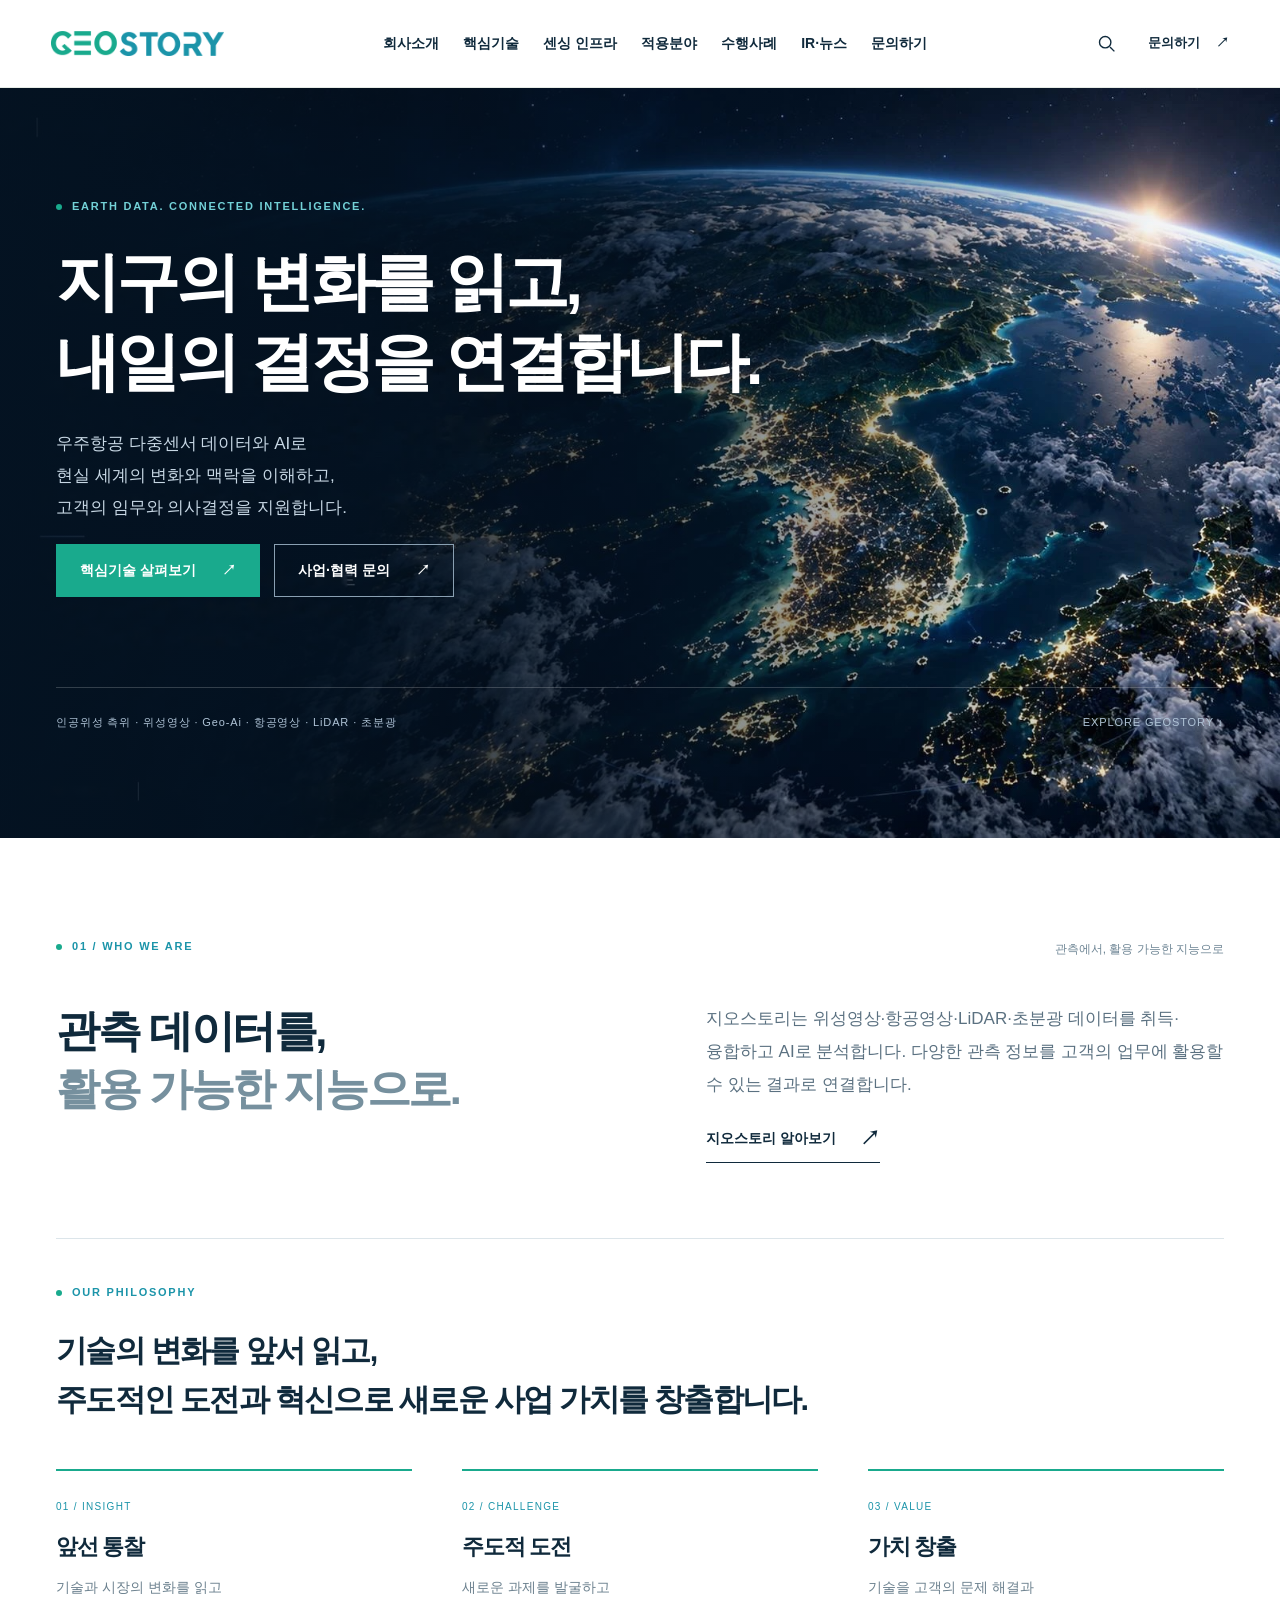
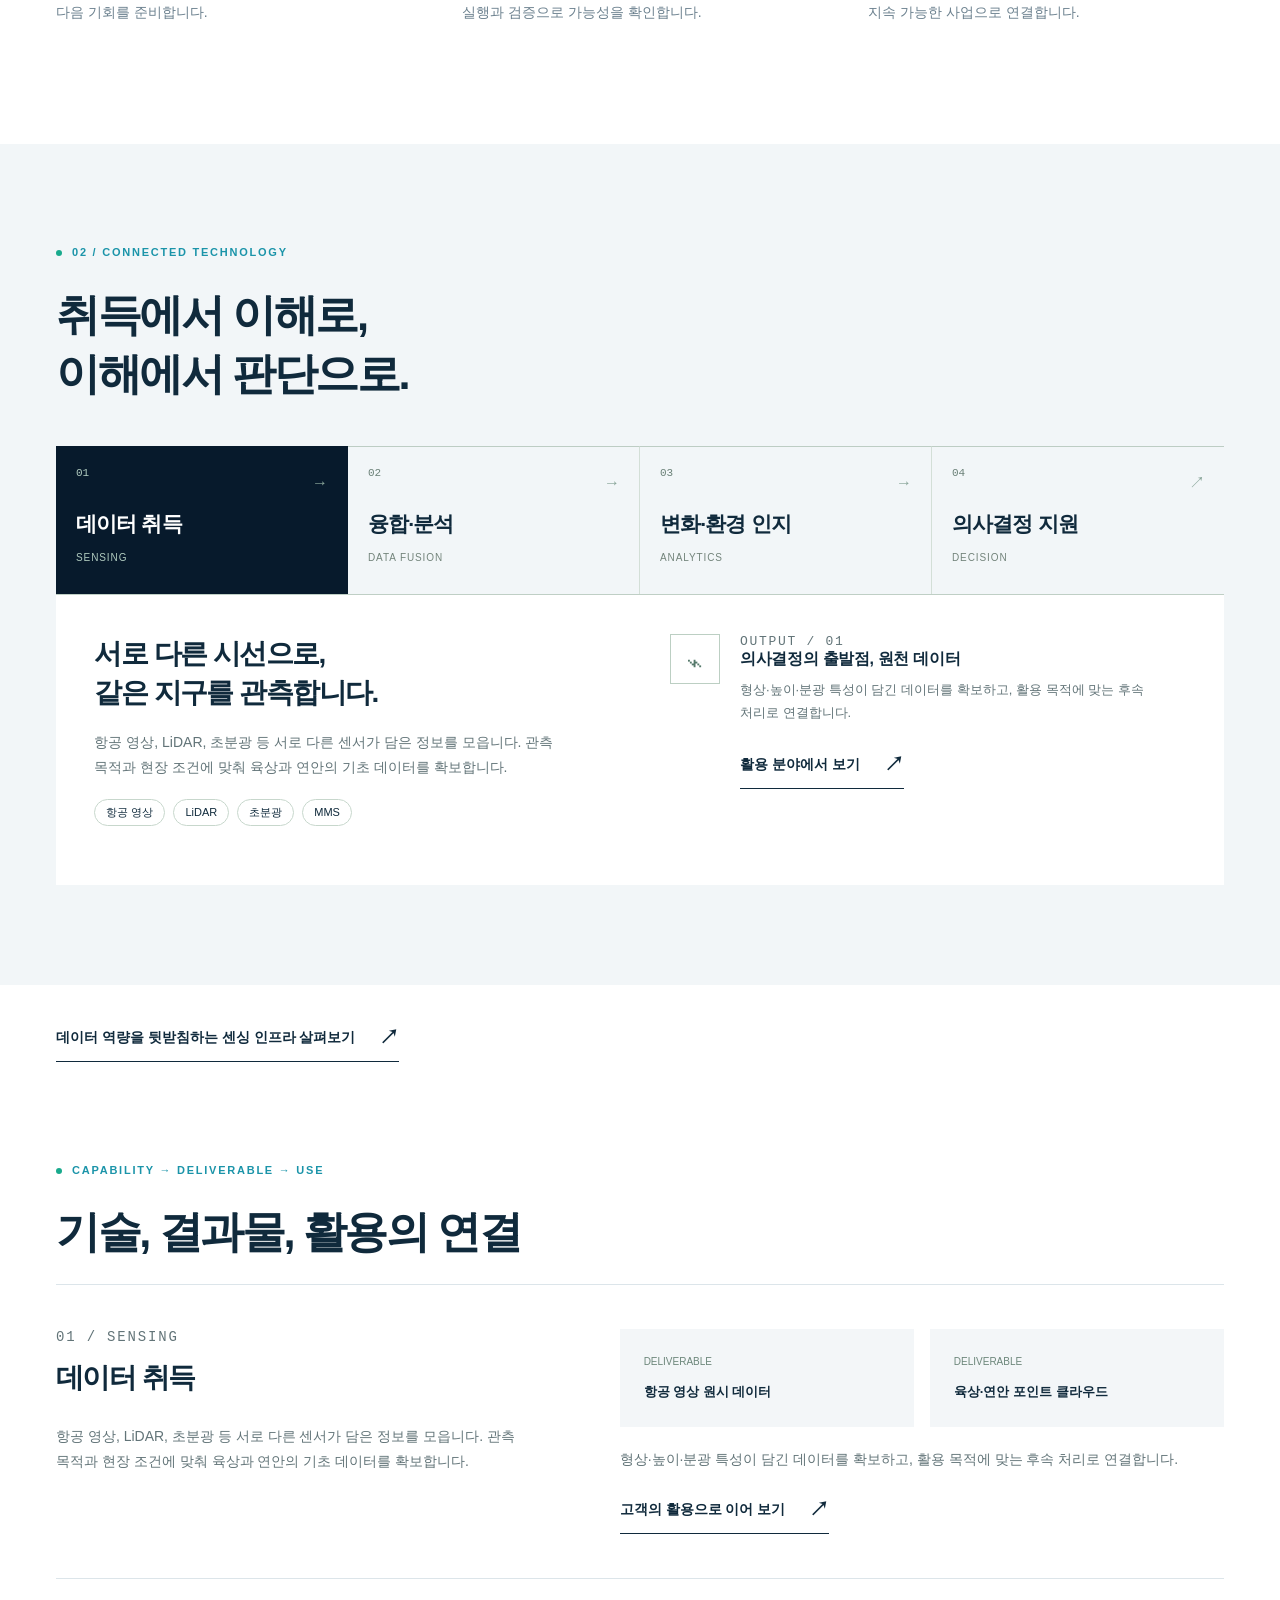
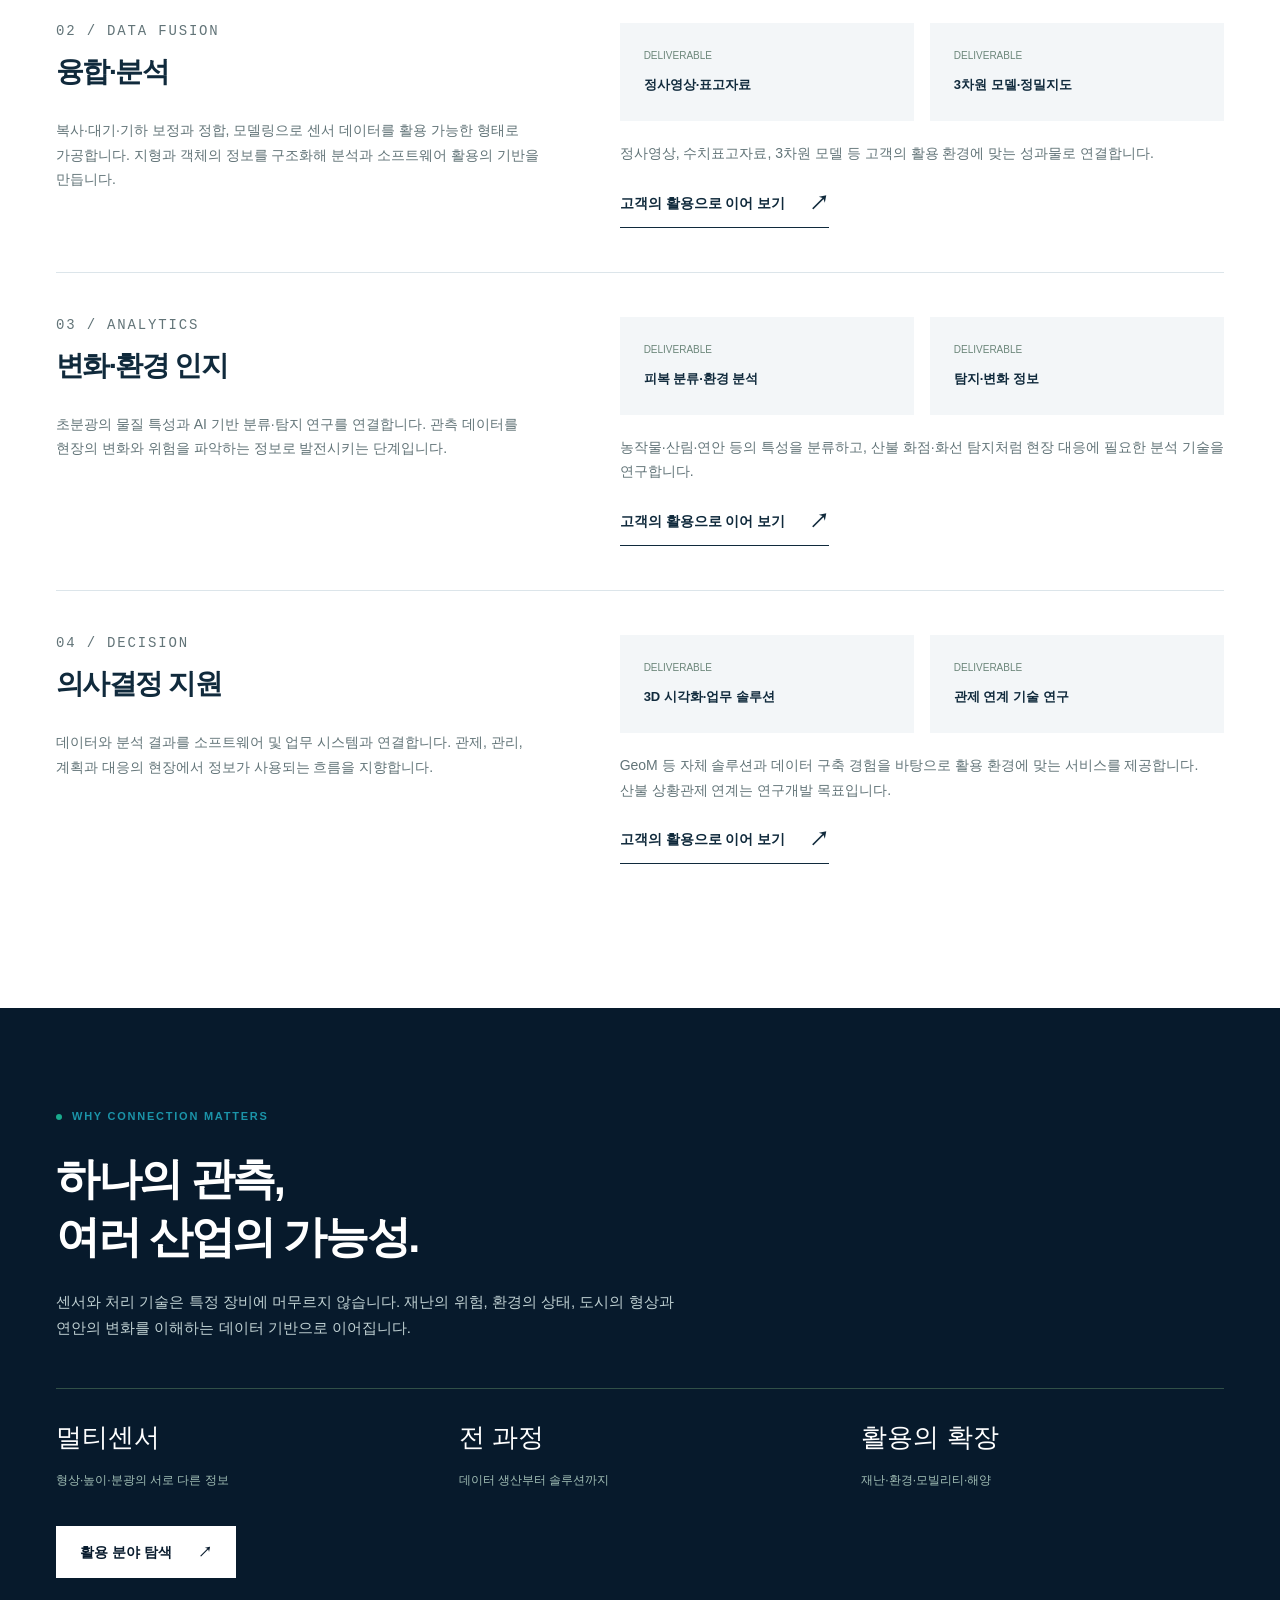
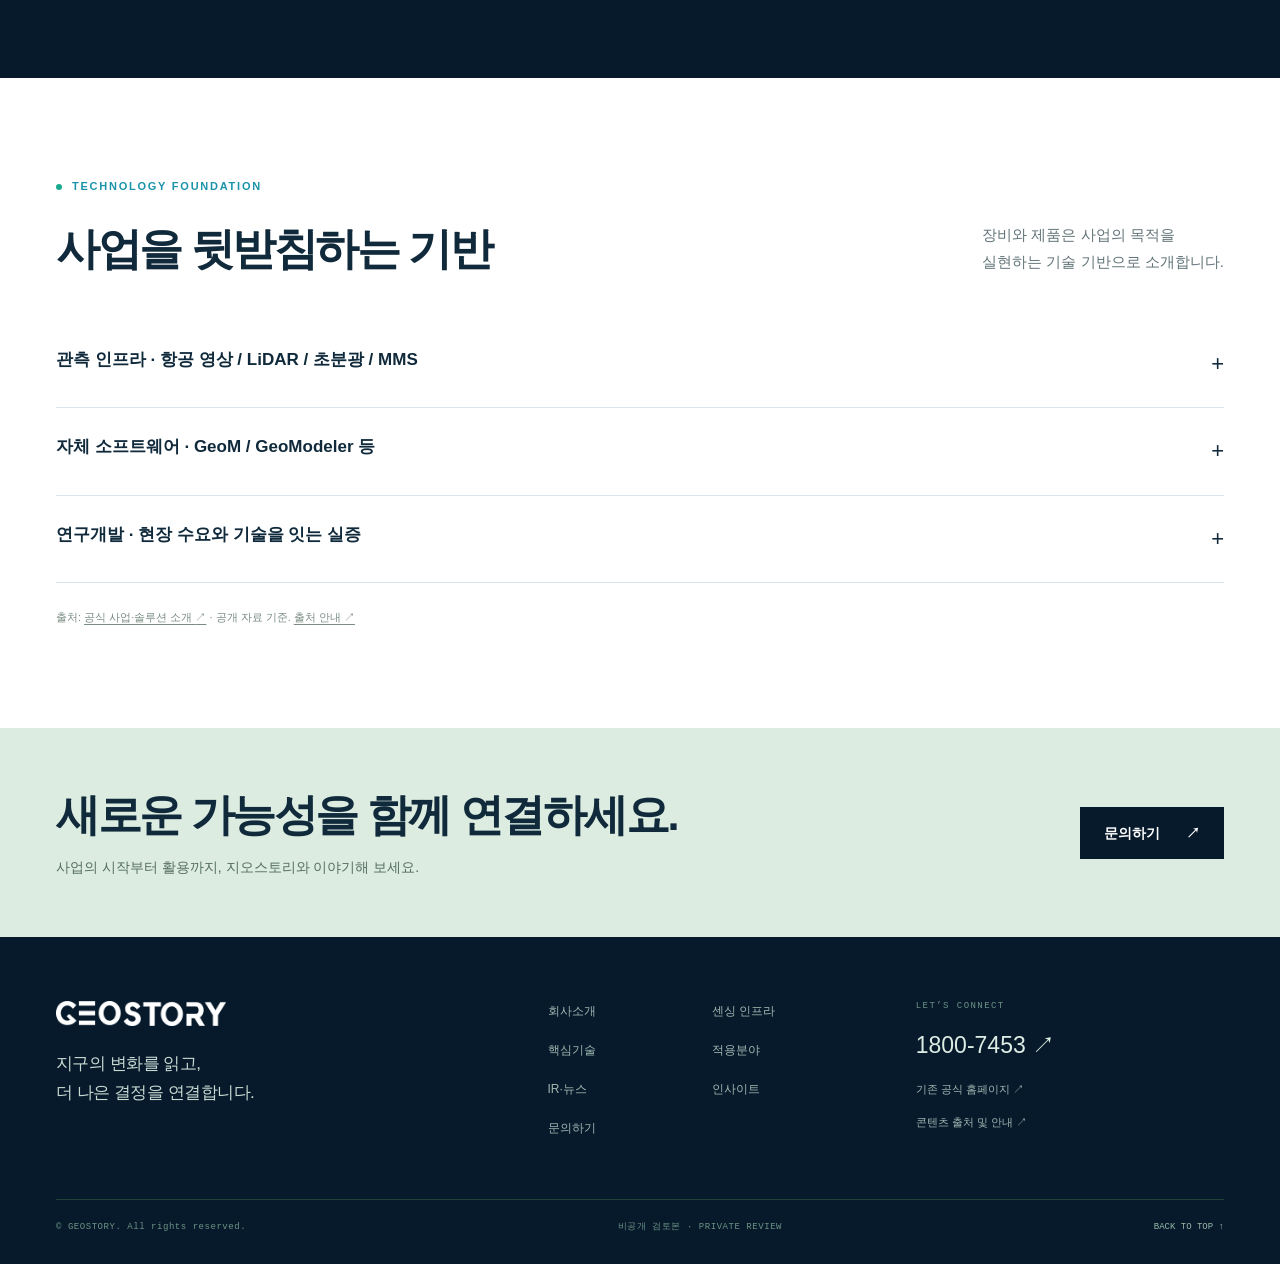
<file: index.html>
<!doctype html>
<!--
지오스토리 홈페이지 / 초보자용 분리본
1. 화면의 문구 수정: 이 파일(index.html)에서 Ctrl+F로 찾습니다.
2. 사진 교체: images 폴더에서 같은 파일명으로 교체합니다.
3. 디자인: style.css / 동작: script.js (수정할 필요 없음)
4. 실행: 압축을 모두 풀고 index.html을 더블클릭합니다.
자세한 방법은 사용안내.txt를 읽어 주세요.
-->

<html lang="ko">
<head>
  <meta charset="UTF-8">
  <meta name="viewport" content="width=device-width,initial-scale=1">
  <meta name="theme-color" content="#071d24">
  <meta name="description" content="지오스토리의 멀티센서 기술, 데이터 융합, 분석과 의사결정의 연결. 사업과 성장 방향을 탐색하세요.">
  <meta name="robots" content="noindex,nofollow">
  <title>GEOSTORY | 지구의 변화를 읽다</title>
  <link rel="icon" type="image/svg+xml" href="[data-uri]">
  <link rel="stylesheet" href="style.css">
</head>
<body>
  <a class="skip-link" href="#main">본문으로 바로가기</a>
  <header class="header" id="header">
    <a class="brand" href="#/" aria-label="GEOSTORY 홈"><img src="images/logo.png" width="200" height="29" alt="GEOSTORY"></a>
    <nav class="desktop-nav" aria-label="주요 메뉴"><a href="#/story" data-nav="story">회사소개</a><a href="#/business" data-nav="business">핵심기술</a><a href="#/infrastructure" data-nav="infrastructure">센싱 인프라</a><a href="#/solutions" data-nav="solutions">적용분야</a><a href="#/cases" data-nav="cases">수행사례</a><a href="#/ir" data-nav="ir">IR·뉴스</a><a href="#/contact" data-nav="contact">문의하기</a></nav>
    <div class="header-actions">
      <button class="icon-button search-open" aria-label="사이트 검색"><svg viewBox="0 0 24 24" aria-hidden="true"><circle cx="10.5" cy="10.5" r="6.5"/><path d="m16 16 5 5"/></svg></button>
      <a class="contact-link" href="#/contact">문의하기 <span aria-hidden="true">↗</span></a>
      <button class="icon-button menu-toggle" aria-label="메뉴 열기" aria-expanded="false" aria-controls="mobile-nav"><span></span><span></span></button>
    </div>
  </header>
  <nav id="mobile-nav" class="mobile-nav" aria-label="모바일 주요 메뉴" hidden><a href="#/story">회사소개<span>01</span></a><a href="#/business">핵심기술<span>02</span></a><a href="#/infrastructure">센싱 인프라<span>03</span></a><a href="#/solutions">적용분야<span>04</span></a><a href="#/cases">수행사례<span>05</span></a><a href="#/ir">IR·뉴스<span>06</span></a><a href="#/contact">문의하기<span>07</span></a></nav>
  <main id="main" tabindex="-1">

<!-- ████████████████████████████████████████████████████████████
     01. 메인(홈)   (주소: #/)
     ████████████████████████████████████████████████████████████ -->
<div class="page" data-page="home" data-title="지구의 변화를 읽다">
<div class="design-home">
  <section class="design-hero">
    <div class="wrap">
      <p class="eyebrow">EARTH DATA. CONNECTED INTELLIGENCE.</p>
      <h1>지구의 변화를 읽고,<br>내일의 결정을<br class="mobile-break"> 연결합니다.</h1>
      <p class="hero-description">우주항공 다중센서 데이터와 AI로<br>현실 세계의 변화와 맥락을 이해하고,<br>고객의 임무와 의사결정을 지원합니다.</p>
      <div class="btn-row"><a class="btn design-primary" href="#/business">핵심기술 살펴보기 <span aria-hidden="true">↗</span></a><a class="btn design-secondary" href="#/contact">사업·협력 문의 <span aria-hidden="true">↗</span></a></div>
      <div class="hero-bottomline"><span>인공위성 측위 · 위성영상 · Geo-Ai · 항공영상 · LiDAR · 초분광</span><a href="#/home/overview">EXPLORE GEOSTORY ↓</a></div>
    </div>
  </section>
  <section class="design-overview section" id="overview">
    <div class="wrap">
      <div class="section-head">
        <p class="eyebrow">01 / WHO WE ARE</p><span class="section-kicker">관측에서, 활용 가능한 지능으로</span>
      </div>
      <div class="overview-grid">
        <h2>관측 데이터를,<br><span>활용 가능한 지능으로.</span></h2>
        <div>
          <p>지오스토리는 위성영상·항공영상·LiDAR·초분광 데이터를 취득·융합하고 AI로 분석합니다. 다양한 관측 정보를 고객의 업무에 활용할 수 있는 결과로 연결합니다.</p><a class="text-link" href="#/story">지오스토리 알아보기 <span aria-hidden="true">↗</span></a>
        </div>
      </div>
      <div class="philosophy">
        <p class="eyebrow">OUR PHILOSOPHY</p>
        <h3>기술의 변화를 앞서 읽고,<br>주도적인 도전과 혁신으로 새로운 사업 가치를 창출합니다.</h3>
        <div class="value-columns">
          <article><span>01 / INSIGHT</span>
            <h4>앞선 통찰</h4>
            <p>기술과 시장의 변화를 읽고<br>다음 기회를 준비합니다.</p>
          </article>
          <article><span>02 / CHALLENGE</span>
            <h4>주도적 도전</h4>
            <p>새로운 과제를 발굴하고<br>실행과 검증으로 가능성을 확인합니다.</p>
          </article>
          <article><span>03 / VALUE</span>
            <h4>가치 창출</h4>
            <p>기술을 고객의 문제 해결과<br>지속 가능한 사업으로 연결합니다.</p>
          </article>
        </div>
      </div>
    </div>
  </section>
  <section class="section design-technology">
    <div class="wrap">
      <div class="section-head">
        <div>
          <p class="eyebrow">02 / CONNECTED TECHNOLOGY</p>
          <h2>취득에서 이해로,<br>이해에서 판단으로.</h2>
        </div>
        </div>
      <div class="chain-workspace">
         <div class="chain" role="tablist" aria-label="사업 가치사슬 단계">
        <button class="chain-step" id="stage-tab-0" role="tab" aria-selected="true" aria-controls="chain-panel" tabindex="0" data-stage="0"><span class="num">01</span><strong>데이터 취득</strong><small>SENSING</small></button>
        <button class="chain-step" id="stage-tab-1" role="tab" aria-selected="false" aria-controls="chain-panel" tabindex="-1" data-stage="1"><span class="num">02</span><strong>융합·분석</strong><small>DATA FUSION</small></button>
        <button class="chain-step" id="stage-tab-2" role="tab" aria-selected="false" aria-controls="chain-panel" tabindex="-1" data-stage="2"><span class="num">03</span><strong>변화·환경 인지</strong><small>ANALYTICS</small></button>
        <button class="chain-step" id="stage-tab-3" role="tab" aria-selected="false" aria-controls="chain-panel" tabindex="-1" data-stage="3"><span class="num">04</span><strong>의사결정 지원</strong><small>DECISION</small></button>
      </div>
      <div id="chain-panel" class="chain-panel" style="padding: clamp(24px, 3vw, 40px); box-sizing: border-box;" role="tabpanel" tabindex="0" aria-labelledby="stage-tab-0">
        <div data-panel="0">
          <div class="fade-in">
  <h3>서로 다른 시선으로,<br>같은 지구를 관측합니다.</h3>
  <p>항공 영상, LiDAR, 초분광 등 서로 다른 센서가 담은 정보를 모읍니다. 관측 목적과 현장 조건에 맞춰 육상과 연안의 기초 데이터를 확보합니다.</p>
  <div class="chip-list">
    <span>항공 영상</span>
    <span>LiDAR</span>
    <span>초분광</span>
    <span>MMS</span>
  </div>
</div>
          <div class="stage-output fade-in"><span class="stage-icon" aria-hidden="true">⌁</span>
            <div>
              <p class="detail-label">OUTPUT / 01</p>
              <h4>의사결정의 출발점, 원천 데이터</h4>
              <p>형상·높이·분광 특성이 담긴 데이터를 확보하고, 활용 목적에 맞는 후속 처리로 연결합니다.</p>
              <div style="margin-top:22px"><a class="text-link" href="#/solutions/marine">활용 분야에서 보기 <span aria-hidden="true">↗</span></a></div>
            </div>
          </div>
        </div>
        <div data-panel="1" hidden="">
          <div class="fade-in">
            <h3>흩어진 데이터를,<br>연결 가능한 정보로.</h3>
            <p>복사·대기·기하 보정과 정합, 모델링으로 센서 데이터를 활용 가능한 형태로 가공합니다. 지형과 객체의 정보를 구조화해 분석과 소프트웨어 활용의 기반을 만듭니다.</p>
            <div class="chip-list"><span>정사 보정</span><span>정합·모델링</span><span>3D 데이터</span><span>품질 관리</span></div>
          </div>
          <div class="stage-output fade-in"><span class="stage-icon" aria-hidden="true">⊞</span>
            <div>
              <p class="detail-label">OUTPUT / 02</p>
              <h4>분석할 수 있는 데이터 기반</h4>
              <p>정사영상, 수치표고자료, 3차원 모델 등 고객의 활용 환경에 맞는 성과물로 연결합니다.</p>
              <div style="margin-top:22px"><a class="text-link" href="#/solutions/mobility">활용 분야에서 보기 <span aria-hidden="true">↗</span></a></div>
            </div>
          </div>
        </div>
        <div data-panel="2" hidden="">
          <div class="fade-in">
            <h3>데이터 속 차이에서,<br>의미 있는 변화를 읽습니다.</h3>
            <p>초분광의 물질 특성과 AI 기반 분류·탐지 연구를 연결합니다. 관측 데이터를 현장의 변화와 위험을 파악하는 정보로 발전시키는 단계입니다.</p>
            <div class="chip-list"><span>초분광 분석</span><span>피복 분류</span><span>변화 탐지</span><span>AI 연구</span></div>
          </div>
          <div class="stage-output fade-in"><span class="stage-icon" aria-hidden="true">⌕</span>
            <div>
              <p class="detail-label">OUTPUT / 03</p>
              <h4>무엇이, 어디에서 달라졌는가</h4>
              <p>농작물·산림·연안 등의 특성을 분류하고, 산불 화점·화선 탐지처럼 현장 대응에 필요한 분석 기술을 연구합니다.</p>
              <div style="margin-top:22px"><a class="text-link" href="#/solutions/environment">활용 분야에서 보기 <span aria-hidden="true">↗</span></a></div>
            </div>
          </div>
        </div>
        <div data-panel="3" hidden="">
          <div class="fade-in">
            <h3>현장이 이해하고,<br>실제로 쓸 수 있는 결과로.</h3>
            <p>데이터와 분석 결과를 소프트웨어 및 업무 시스템과 연결합니다. 관제, 관리, 계획과 대응의 현장에서 정보가 사용되는 흐름을 지향합니다.</p>
            <div class="chip-list"><span>자체 소프트웨어</span><span>3D 시각화</span><span>관제 연계 연구</span><span>업무 활용</span></div>
          </div>
          <div class="stage-output fade-in"><span class="stage-icon" aria-hidden="true">↗</span>
            <div>
              <p class="detail-label">OUTPUT / 04</p>
              <h4>고객의 업무로 이어지는 가치</h4>
              <p>GeoM 등 자체 솔루션과 데이터 구축 경험을 바탕으로 활용 환경에 맞는 서비스를 제공합니다. 산불 상황관제 연계는 연구개발 목표입니다.</p>
              <div style="margin-top:22px"><a class="text-link" href="#/solutions/safety">활용 분야에서 보기 <span aria-hidden="true">↗</span></a></div>
            </div>
          </div>
        </div>
      </div>
    </div>
  </div>
</section>
<div class="infra-shortcut wrap"><a class="text-link" href="#/infrastructure">데이터 역량을 뒷받침하는 센싱 인프라 살펴보기 <span aria-hidden="true">↗</span></a></div>
<section class="section" id="capabilities">
  <div class="wrap">
    <p class="eyebrow">CAPABILITY → DELIVERABLE → USE</p>
    <h2>기술, 결과물, 활용의 연결</h2>
    <article class="business-detail" id="capability-sensing">
      <div>
        <p class="detail-label">01 / SENSING</p>
        <h3>데이터 취득</h3>
        <p>항공 영상, LiDAR, 초분광 등 서로 다른 센서가 담은 정보를 모읍니다. 관측 목적과 현장 조건에 맞춰 육상과 연안의 기초 데이터를 확보합니다.</p>
      </div>
      <div>
        <div class="deliverables">
          <div class="deliverable"><small>DELIVERABLE</small><strong>항공 영상 원시 데이터</strong></div>
          <div class="deliverable"><small>DELIVERABLE</small><strong>육상·연안 포인트 클라우드</strong></div>
        </div>
        <p class="small" style="margin:20px 0">형상·높이·분광 특성이 담긴 데이터를 확보하고, 활용 목적에 맞는 후속 처리로 연결합니다.</p><a class="text-link" href="#/solutions/marine">고객의 활용으로 이어 보기 <span aria-hidden="true">↗</span></a>
      </div>
    </article>
    <article class="business-detail" id="capability-fusion">
      <div>
        <p class="detail-label">02 / DATA FUSION</p>
        <h3>융합·분석</h3>
        <p>복사·대기·기하 보정과 정합, 모델링으로 센서 데이터를 활용 가능한 형태로 가공합니다. 지형과 객체의 정보를 구조화해 분석과 소프트웨어 활용의 기반을 만듭니다.</p>
      </div>
      <div>
        <div class="deliverables">
          <div class="deliverable"><small>DELIVERABLE</small><strong>정사영상·표고자료</strong></div>
          <div class="deliverable"><small>DELIVERABLE</small><strong>3차원 모델·정밀지도</strong></div>
        </div>
        <p class="small" style="margin:20px 0">정사영상, 수치표고자료, 3차원 모델 등 고객의 활용 환경에 맞는 성과물로 연결합니다.</p><a class="text-link" href="#/solutions/mobility">고객의 활용으로 이어 보기 <span aria-hidden="true">↗</span></a>
      </div>
    </article>
    <article class="business-detail" id="capability-analysis">
      <div>
        <p class="detail-label">03 / ANALYTICS</p>
        <h3>변화·환경 인지</h3>
        <p>초분광의 물질 특성과 AI 기반 분류·탐지 연구를 연결합니다. 관측 데이터를 현장의 변화와 위험을 파악하는 정보로 발전시키는 단계입니다.</p>
      </div>
      <div>
        <div class="deliverables">
          <div class="deliverable"><small>DELIVERABLE</small><strong>피복 분류·환경 분석</strong></div>
          <div class="deliverable"><small>DELIVERABLE</small><strong>탐지·변화 정보</strong></div>
        </div>
        <p class="small" style="margin:20px 0">농작물·산림·연안 등의 특성을 분류하고, 산불 화점·화선 탐지처럼 현장 대응에 필요한 분석 기술을 연구합니다.</p><a class="text-link" href="#/solutions/environment">고객의 활용으로 이어 보기 <span aria-hidden="true">↗</span></a>
      </div>
    </article>
    <article class="business-detail" id="capability-decision">
      <div>
        <p class="detail-label">04 / DECISION</p>
        <h3>의사결정 지원</h3>
        <p>데이터와 분석 결과를 소프트웨어 및 업무 시스템과 연결합니다. 관제, 관리, 계획과 대응의 현장에서 정보가 사용되는 흐름을 지향합니다.</p>
      </div>
      <div>
        <div class="deliverables">
          <div class="deliverable"><small>DELIVERABLE</small><strong>3D 시각화·업무 솔루션</strong></div>
          <div class="deliverable"><small>DELIVERABLE</small><strong>관제 연계 기술 연구</strong></div>
        </div>
        <p class="small" style="margin:20px 0">GeoM 등 자체 솔루션과 데이터 구축 경험을 바탕으로 활용 환경에 맞는 서비스를 제공합니다. 산불 상황관제 연계는 연구개발 목표입니다.</p><a class="text-link" href="#/solutions/safety">고객의 활용으로 이어 보기 <span aria-hidden="true">↗</span></a>
      </div>
    </article>
  </div>
</section>
<section class="section dark-section">
  <div class="wrap">
    <p class="eyebrow">WHY CONNECTION MATTERS</p>
    <h2>하나의 관측,<br>여러 산업의 가능성.</h2>
    <p class="light" style="max-width:630px;font-size:15px">센서와 처리 기술은 특정 장비에 머무르지 않습니다. 재난의 위험, 환경의 상태, 도시의 형상과 연안의 변화를 이해하는 데이터 기반으로 이어집니다.</p>
    <div class="metric-ribbon">
      <div><strong>멀티센서</strong>
        <p>형상·높이·분광의 서로 다른 정보</p>
      </div>
      <div><strong>전 과정</strong>
        <p>데이터 생산부터 솔루션까지</p>
      </div>
      <div><strong>활용의 확장</strong>
        <p>재난·환경·모빌리티·해양</p>
      </div>
    </div>
    <div style="margin-top:35px"><a class="btn btn-light" href="#/solutions">활용 분야 탐색 <span aria-hidden="true">↗</span></a></div>
  </div>
</section>
<section class="section" id="technology">
  <div class="wrap">
    <div class="section-head">
      <div>
        <p class="eyebrow">TECHNOLOGY FOUNDATION</p>
        <h2>사업을 뒷받침하는 기반</h2>
      </div>
      <p>장비와 제품은 사업의 목적을<br>실현하는 기술 기반으로 소개합니다.</p>
    </div>
    <details class="capability-details">
      <summary>관측 인프라 · 항공 영상 / LiDAR / 초분광 / MMS</summary>
      <div class="details-body">육상과 연안 등 현장 조건에 맞는 센서 데이터를 확보하는 기반입니다. 장비소개 페이지에서 장비의 종류와 공개 제원을 확인할 수 있습니다.<p style="margin:16px 0 0"><a class="text-link" href="#/equipment">장비소개·상세 제원 보기 <span aria-hidden="true">↗</span></a></p>
      </div>
    </details>
    <details class="capability-details">
      <summary>자체 소프트웨어 · GeoM / GeoModeler 등</summary>
      <div class="details-body">공식 홈페이지에 Geo3Di, GeoModeler, GeoM, GeoPhoto, Hyperspectral Analysis, GeoCadMap 등 자체 소프트웨어가 소개되어 있습니다. 제품의 세부 기능과 적용 범위는 각 공식 소개를 기준으로 확인합니다.<p style="margin:16px 0 0"><a class="text-link" href="https://www.geostory.co.kr/business/business_11__3.html" target="_blank" rel="noopener noreferrer">GeoM 공식 소개 <span aria-hidden="true">↗</span></a></p>
      </div>
    </details>
    <details class="capability-details">
      <summary>연구개발 · 현장 수요와 기술을 잇는 실증</summary>
      <div class="details-body">항공수심장비, 블루카본, 자율협력주행용 정밀지도, 초분광·AI 토지분류, 하천관리 기술 등 다양한 공개 연구 이력을 보유하고 있습니다. 연구 목표와 상용 서비스는 구분해 이해해야 합니다.<p style="margin:16px 0 0"><a class="text-link" href="https://www.geostory.co.kr/business/business_10.html" target="_blank" rel="noopener noreferrer">공개 R&amp;D 이력 <span aria-hidden="true">↗</span></a></p>
      </div>
    </details>
    <p class="source-note">출처: <a class="" href="https://www.geostory.co.kr/main/main.html" target="_blank" rel="noopener noreferrer">공식 사업·솔루션 소개 <span aria-hidden="true">↗</span></a> · 공개 자료 기준. <a class="" href="#/sources">출처 안내 <span aria-hidden="true">↗</span></a></p>
  </div>
</section>
<section class="cta-band">
  <div class="wrap">
    <div>
      <h2>새로운 가능성을 함께 연결하세요.</h2>
      <p>사업의 시작부터 활용까지, 지오스토리와 이야기해 보세요.</p>
    </div><a class="btn btn-dark" href="#/contact">문의하기 <span aria-hidden="true">↗</span></a>
  </div>
</section>
</div>

<!-- ████████████████████████████████████████████████████████████
     02. 회사소개   (주소: #/story)
     ████████████████████████████████████████████████████████████ -->
<div class="page" data-page="story" data-title="회사소개" hidden>
<section class="page-cover">
  <div class="wrap">
    <div class="breadcrumb"><a href="#/">HOME</a><span>/</span><span>기업 이야기</span></div>
    <div class="cover-layout">
      <div>
        <p class="eyebrow">OUR STORY</p>
        <h1>연결의 기술로,<br>더 나은 내일을 만듭니다.</h1>
        <p class="lead">지오스토리의 출발점은 정확하고 신뢰할 수 있는 데이터입니다. 축적된 기술과 주도적인 도전과 혁신으로 새로운 사업 가치를 창출합니다.</p>
      </div><span class="page-marker">GEOSTORY / OUR STORY</span>
    </div>
  </div>
</section>
<nav class="subnav" aria-label="이 페이지 바로가기">
  <div class="wrap"><a href="#/story/purpose">존재 이유와 비전</a><a href="#/story/values">경영철학</a><a href="#/story/company">기업 개요</a><a href="#/story/brand">브랜드·CI</a></div>
</nav>
<section class="section" id="purpose">
  <div class="wrap">
    <p class="eyebrow">OUR PURPOSE</p>
    <p class="large-quote">현실을 정확하게 이해하는 일.<br>지오스토리의 <span class="accent">모든 연결은<br>그곳에서 시작됩니다.</span></p>
    <p class="quote-caption">공식 기업소개에 담긴 ‘정확한 정보, 신뢰할 수 있는 서비스’를 중심으로 재구성했습니다.</p>
    <div class="purpose-grid" style="margin-top:55px">
      <div class="purpose-block">
        <p class="eyebrow">MISSION / 존재 이유</p>
        <h3>정확한 데이터가<br>신뢰할 수 있는 판단으로.</h3>
        <p>하늘·땅·바다에서 얻은 원천 데이터와 가공·소프트웨어 기술을 연결해, 공공과 민간의 현장에 필요한 정보를 제공합니다.</p>
      </div>
      <div class="purpose-block" id="vision">
        <p class="eyebrow">VISION / 제안 비전</p>
        <h3>멀티센서 데이터로<br>지구의 변화를 읽는 기업.</h3>
        <p>관측을 넘어 분석과 서비스로 활용을 확장하고, 모든 것이 연결된 세상에서 더 나은 의사결정을 돕는 기업을 지향합니다.</p>
        <p class="small muted">비전 문구는 공개 사업 내용을 바탕으로 정리한 검토용 제안입니다.</p>
      </div>
    </div>
  </div>
</section>
<section class="section soft-section" id="values">
  <div class="wrap">
    <div class="section-head">
      <div>
        <p class="eyebrow">OUR PRINCIPLES</p>
        <h2>기술을 연결하는 기준</h2>
      </div>
      <p>기업소개와 안전보건 경영방침에서<br>찾은 지오스토리의 일하는 원칙입니다.</p>
    </div>
    <div class="values">
      <article class="value-item"><span class="value-num">01 / TRUST</span>
        <h3>정확함이 만드는 신뢰</h3>
        <p>원천 데이터부터 결과물까지, 활용 목적에 맞는 품질과 신뢰할 수 있는 서비스를 추구합니다.</p>
      </article>
      <article class="value-item"><span class="value-num">02 / INNOVATION</span>
        <h3>새로운 생각과 가치</h3>
        <p>축적된 노하우를 미래 기술과 연결합니다. 독창적인 아이디어로 고객의 문제를 바라보고 활용의 범위를 넓힙니다.</p>
      </article>
      <article class="value-item"><span class="value-num">03 / RESPONSIBILITY</span>
        <h3>사람과 현장을 위한 책임</h3>
        <p>안전보건을 경영활동의 우선 원칙으로 삼고, 임직원·협력업체의 참여와 위험요인 개선을 추진합니다.</p>
      </article>
    </div>
    <p class="source-note">출처: <a class="" href="https://www.geostory.co.kr/about/management.html" target="_blank" rel="noopener noreferrer">안전보건 경영방침 (2024.06.21) <span aria-hidden="true">↗</span></a> · 공개 자료 기준. <a class="" href="#/sources">출처 안내 <span aria-hidden="true">↗</span></a></p>
  </div>
</section>
<section class="section" id="goals">
  <div class="wrap grid-2">
    <div>
      <p class="eyebrow">GOALS THAT CONNECT TO BUSINESS</p>
      <h2>회사의 방향이<br>사업의 실행으로 이어지도록.</h2>
      <p class="muted small">공개 역량과 연구 이력을 바탕으로 정리한 발전 방향입니다. 확정된 경영목표나 실적 전망을 의미하지 않습니다.</p><a class="text-link" href="#/ir">성장 방향 살펴보기 <span aria-hidden="true">↗</span></a>
    </div>
    <ol class="number-list">
      <li>
        <div>
          <h3>데이터의 신뢰를 높입니다.</h3>
          <p>멀티센서 관측과 처리·품질 역량을 연결합니다.<br>→ 관측 및 데이터 융합 사업</p>
        </div>
      </li>
      <li>
        <div>
          <h3>현장의 문제에 더 가까이 갑니다.</h3>
          <p>분석과 AI 연구를 재난·환경의 수요와 연결합니다.<br>→ 분석 및 활용 분야 확장</p>
        </div>
      </li>
      <li>
        <div>
          <h3>정보가 계속 쓰이도록 만듭니다.</h3>
          <p>데이터와 소프트웨어를 고객의 업무에 연결합니다.<br>→ 솔루션 활용 및 서비스 발전</p>
        </div>
      </li>
    </ol>
  </div>
</section>
<section class="section soft-section" id="company">
  <div class="wrap grid-2">
    <div>
      <p class="eyebrow">COMPANY AT A GLANCE</p>
      <h2>지오스토리</h2>
      <p class="muted">하늘, 땅, 바다의 데이터와<br>가공·분석·소프트웨어를 연결하는 기업.</p><a class="text-link" href="#/business">우리의 사업 살펴보기 <span aria-hidden="true">↗</span></a>
    </div>
    <div>
      <table class="fact-table">
        <caption class="sr-only">지오스토리 기업 개요</caption>
        <tbody>
          <tr>
            <th scope="row">회사명</th>
            <td>주식회사 지오스토리</td>
          </tr>
          <tr>
            <th scope="row">설립일</th>
            <td>2012년 7월 30일</td>
          </tr>
          <tr>
            <th scope="row">대표이사</th>
            <td>김승용</td>
          </tr>
          <tr>
            <th scope="row">대표번호</th>
            <td><a href="tel:18007453">1800-7453</a></td>
          </tr>
          <tr>
            <th scope="row">주요 역량</th>
            <td>멀티센서 관측 · 데이터 구축<br>초분광 분석 · 소프트웨어 개발</td>
          </tr>
        </tbody>
      </table>
      <p class="source-note">출처: <a class="" href="https://www.geostory.co.kr/about/intro.html" target="_blank" rel="noopener noreferrer">기업소개 <span aria-hidden="true">↗</span></a> · 공개 자료 기준. <a class="" href="#/sources">출처 안내 <span aria-hidden="true">↗</span></a></p>
    </div>
  </div>
</section>
<section class="section" id="brand">
  <div class="wrap grid-2">
    <div>
      <p class="eyebrow">OUR IDENTITY</p>
      <h2>브랜드가 담은 연결</h2>
      <p class="muted small">기하학적인 형태로 데이터와 솔루션의 전문성을 표현한 지오스토리의 심벌. 공식 CI 색상을 사이트 전반의 시각적 기준으로 사용했습니다.</p><a class="text-link" href="https://www.geostory.co.kr/about/ci.html" target="_blank" rel="noopener noreferrer">공식 CI 안내·원본 다운로드 <span aria-hidden="true">↗</span></a>
    </div>
    <div>
      <div class="brand-preview"><img src="images/logo.png" alt="지오스토리 공식 CI" width="200" height="29"></div>
      <div class="brand-palette">
        <div class="color-swatch" style="background:#19aa8d"><span>GEOSTORY GREEN</span><span>#19AA8D</span></div>
        <div class="color-swatch" style="background:#1b94a9"><span>GEOSTORY BLUE</span><span>#1B94A9</span></div>
        <div class="color-swatch" style="background:#6d6e71"><span>GEOSTORY GRAY</span><span>#6D6E71</span></div>
      </div>
    </div>
  </div>
</section>
<section class="cta-band">
  <div class="wrap">
    <div>
      <h2>새로운 가능성을 함께 연결하세요.</h2>
      <p>사업의 시작부터 활용까지, 지오스토리와 이야기해 보세요.</p>
    </div><a class="btn btn-dark" href="#/contact">문의하기 <span aria-hidden="true">↗</span></a>
  </div>
</section>
</div>

<!-- ████████████████████████████████████████████████████████████
     03. 핵심기술   (주소: #/business)
     ████████████████████████████████████████████████████████████ -->
<div class="page" data-page="business" data-title="핵심기술" hidden>
<section class="page-cover">
  <div class="wrap">
    <div class="breadcrumb"><a href="#/">HOME</a><span>/</span><span>사업의 연결</span></div>
    <div class="cover-layout">
      <div>
        <p class="eyebrow">CONNECTED BUSINESS</p>
        <h1>데이터에서 시작해,<br>고객의 가치까지 연결합니다.</h1>
        <p class="lead">관측, 데이터 융합, 분석, 의사결정. 개별 기술을 하나의 흐름으로 묶어 지오스토리의 사업 구조를 이해해 보세요.</p>
      </div><span class="page-marker">GEOSTORY / CONNECTED BUSINESS</span>
    </div>
  </div>
</section>
<nav class="subnav" aria-label="이 페이지 바로가기">
  <div class="wrap"><a href="#/business/explorer">가치사슬 탐색</a><a href="#/business/capabilities">단계별 역량</a><a href="#/business/technology">기술·인프라</a></div>
</nav>
<section class="section soft-section" id="explorer">
  <div class="wrap">
    <div class="section-head">
      <div>
        <p class="eyebrow">INTERACTIVE VALUE CHAIN</p>
        <h2>어디에서 어떤 가치가 만들어질까요?</h2>
      </div>
      <p>단계를 선택하면 핵심 역량과<br>고객에게 전달되는 결과를 확인할 수 있습니다.</p>
    </div>
    <div class="chain-workspace">
      <div class="chain" role="tablist" aria-label="사업 가치사슬 단계">
        <button class="chain-step" id="stage-tab-0" role="tab" aria-selected="true" aria-controls="chain-panel" tabindex="0" data-stage="0"><span class="num">01</span><strong>데이터 취득</strong><small>SENSING</small></button>
        <button class="chain-step" id="stage-tab-1" role="tab" aria-selected="false" aria-controls="chain-panel" tabindex="-1" data-stage="1"><span class="num">02</span><strong>융합·분석</strong><small>DATA FUSION</small></button>
        <button class="chain-step" id="stage-tab-2" role="tab" aria-selected="false" aria-controls="chain-panel" tabindex="-1" data-stage="2"><span class="num">03</span><strong>변화·환경 인지</strong><small>ANALYTICS</small></button>
        <button class="chain-step" id="stage-tab-3" role="tab" aria-selected="false" aria-controls="chain-panel" tabindex="-1" data-stage="3"><span class="num">04</span><strong>의사결정 지원</strong><small>DECISION</small></button>
      </div>
      <div id="chain-panel" class="chain-panel" role="tabpanel" tabindex="0" aria-labelledby="stage-tab-0">
        <div data-panel="0">
          <div class="fade-in" style="padding-left: 24px;">
  <h3>서로 다른 시선으로,<br>같은 지구를 관측합니다.</h3>
  <p>항공 영상, LiDAR, 초분광 등 서로 다른 센서가 담은 정보를 모읍니다. 관측 목적과 현장 조건에 맞춰 육상과 연안의 기초 데이터를 확보합니다.</p>
  <div class="chip-list">
    <span>항공 영상</span>
    <span>LiDAR</span>
    <span>초분광</span>
    <span>MMS</span>
  </div>
</div>
          <div class="stage-output fade-in"><span class="stage-icon" aria-hidden="true">⌁</span>
            <div>
              <p class="detail-label">OUTPUT / 01</p>
              <h4>의사결정의 출발점, 원천 데이터</h4>
              <p>형상·높이·분광 특성이 담긴 데이터를 확보하고, 활용 목적에 맞는 후속 처리로 연결합니다.</p>
              <div style="margin-top:22px"><a class="text-link" href="#/solutions/marine">활용 분야에서 보기 <span aria-hidden="true">↗</span></a></div>
            </div>
          </div>
        </div>
        <div data-panel="1" hidden="">
          <div class="fade-in">
            <h3>흩어진 데이터를,<br>연결 가능한 정보로.</h3>
            <p>복사·대기·기하 보정과 정합, 모델링으로 센서 데이터를 활용 가능한 형태로 가공합니다. 지형과 객체의 정보를 구조화해 분석과 소프트웨어 활용의 기반을 만듭니다.</p>
            <div class="chip-list"><span>정사 보정</span><span>정합·모델링</span><span>3D 데이터</span><span>품질 관리</span></div>
          </div>
          <div class="stage-output fade-in"><span class="stage-icon" aria-hidden="true">⊞</span>
            <div>
              <p class="detail-label">OUTPUT / 02</p>
              <h4>분석할 수 있는 데이터 기반</h4>
              <p>정사영상, 수치표고자료, 3차원 모델 등 고객의 활용 환경에 맞는 성과물로 연결합니다.</p>
              <div style="margin-top:22px"><a class="text-link" href="#/solutions/mobility">활용 분야에서 보기 <span aria-hidden="true">↗</span></a></div>
            </div>
          </div>
        </div>
        <div data-panel="2" hidden="">
          <div class="fade-in">
            <h3>데이터 속 차이에서,<br>의미 있는 변화를 읽습니다.</h3>
            <p>초분광의 물질 특성과 AI 기반 분류·탐지 연구를 연결합니다. 관측 데이터를 현장의 변화와 위험을 파악하는 정보로 발전시키는 단계입니다.</p>
            <div class="chip-list"><span>초분광 분석</span><span>피복 분류</span><span>변화 탐지</span><span>AI 연구</span></div>
          </div>
          <div class="stage-output fade-in"><span class="stage-icon" aria-hidden="true">⌕</span>
            <div>
              <p class="detail-label">OUTPUT / 03</p>
              <h4>무엇이, 어디에서 달라졌는가</h4>
              <p>농작물·산림·연안 등의 특성을 분류하고, 산불 화점·화선 탐지처럼 현장 대응에 필요한 분석 기술을 연구합니다.</p>
              <div style="margin-top:22px"><a class="text-link" href="#/solutions/environment">활용 분야에서 보기 <span aria-hidden="true">↗</span></a></div>
            </div>
          </div>
        </div>
        <div data-panel="3" hidden="">
          <div class="fade-in">
            <h3>현장이 이해하고,<br>실제로 쓸 수 있는 결과로.</h3>
            <p>데이터와 분석 결과를 소프트웨어 및 업무 시스템과 연결합니다. 관제, 관리, 계획과 대응의 현장에서 정보가 사용되는 흐름을 지향합니다.</p>
            <div class="chip-list"><span>자체 소프트웨어</span><span>3D 시각화</span><span>관제 연계 연구</span><span>업무 활용</span></div>
          </div>
          <div class="stage-output fade-in"><span class="stage-icon" aria-hidden="true">↗</span>
            <div>
              <p class="detail-label">OUTPUT / 04</p>
              <h4>고객의 업무로 이어지는 가치</h4>
              <p>GeoM 등 자체 솔루션과 데이터 구축 경험을 바탕으로 활용 환경에 맞는 서비스를 제공합니다. 산불 상황관제 연계는 연구개발 목표입니다.</p>
              <div style="margin-top:22px"><a class="text-link" href="#/solutions/safety">활용 분야에서 보기 <span aria-hidden="true">↗</span></a></div>
            </div>
          </div>
        </div>
      </div>
    </div>
  </div>
</section>
<div class="infra-shortcut wrap"><a class="text-link" href="#/infrastructure">데이터 역량을 뒷받침하는 센싱 인프라 살펴보기 <span aria-hidden="true">↗</span></a></div>
<section class="section" id="capabilities">
  <div class="wrap">
    <p class="eyebrow">CAPABILITY → DELIVERABLE → USE</p>
    <h2>기술, 결과물, 활용의 연결</h2>
    <article class="business-detail" id="capability-sensing">
      <div>
        <p class="detail-label">01 / SENSING</p>
        <h3>데이터 취득</h3>
        <p>항공 영상, LiDAR, 초분광 등 서로 다른 센서가 담은 정보를 모읍니다. 관측 목적과 현장 조건에 맞춰 육상과 연안의 기초 데이터를 확보합니다.</p>
      </div>
      <div>
        <div class="deliverables">
          <div class="deliverable"><small>DELIVERABLE</small><strong>항공 영상 원시 데이터</strong></div>
          <div class="deliverable"><small>DELIVERABLE</small><strong>육상·연안 포인트 클라우드</strong></div>
        </div>
        <p class="small" style="margin:20px 0">형상·높이·분광 특성이 담긴 데이터를 확보하고, 활용 목적에 맞는 후속 처리로 연결합니다.</p><a class="text-link" href="#/solutions/marine">고객의 활용으로 이어 보기 <span aria-hidden="true">↗</span></a>
      </div>
    </article>
    <article class="business-detail" id="capability-fusion">
      <div>
        <p class="detail-label">02 / DATA FUSION</p>
        <h3>융합·분석</h3>
        <p>복사·대기·기하 보정과 정합, 모델링으로 센서 데이터를 활용 가능한 형태로 가공합니다. 지형과 객체의 정보를 구조화해 분석과 소프트웨어 활용의 기반을 만듭니다.</p>
      </div>
      <div>
        <div class="deliverables">
          <div class="deliverable"><small>DELIVERABLE</small><strong>정사영상·표고자료</strong></div>
          <div class="deliverable"><small>DELIVERABLE</small><strong>3차원 모델·정밀지도</strong></div>
        </div>
        <p class="small" style="margin:20px 0">정사영상, 수치표고자료, 3차원 모델 등 고객의 활용 환경에 맞는 성과물로 연결합니다.</p><a class="text-link" href="#/solutions/mobility">고객의 활용으로 이어 보기 <span aria-hidden="true">↗</span></a>
      </div>
    </article>
    <article class="business-detail" id="capability-analysis">
      <div>
        <p class="detail-label">03 / ANALYTICS</p>
        <h3>변화·환경 인지</h3>
        <p>초분광의 물질 특성과 AI 기반 분류·탐지 연구를 연결합니다. 관측 데이터를 현장의 변화와 위험을 파악하는 정보로 발전시키는 단계입니다.</p>
      </div>
      <div>
        <div class="deliverables">
          <div class="deliverable"><small>DELIVERABLE</small><strong>피복 분류·환경 분석</strong></div>
          <div class="deliverable"><small>DELIVERABLE</small><strong>탐지·변화 정보</strong></div>
        </div>
        <p class="small" style="margin:20px 0">농작물·산림·연안 등의 특성을 분류하고, 산불 화점·화선 탐지처럼 현장 대응에 필요한 분석 기술을 연구합니다.</p><a class="text-link" href="#/solutions/environment">고객의 활용으로 이어 보기 <span aria-hidden="true">↗</span></a>
      </div>
    </article>
    <article class="business-detail" id="capability-decision">
      <div>
        <p class="detail-label">04 / DECISION</p>
        <h3>의사결정 지원</h3>
        <p>데이터와 분석 결과를 소프트웨어 및 업무 시스템과 연결합니다. 관제, 관리, 계획과 대응의 현장에서 정보가 사용되는 흐름을 지향합니다.</p>
      </div>
      <div>
        <div class="deliverables">
          <div class="deliverable"><small>DELIVERABLE</small><strong>3D 시각화·업무 솔루션</strong></div>
          <div class="deliverable"><small>DELIVERABLE</small><strong>관제 연계 기술 연구</strong></div>
        </div>
        <p class="small" style="margin:20px 0">GeoM 등 자체 솔루션과 데이터 구축 경험을 바탕으로 활용 환경에 맞는 서비스를 제공합니다. 산불 상황관제 연계는 연구개발 목표입니다.</p><a class="text-link" href="#/solutions/safety">고객의 활용으로 이어 보기 <span aria-hidden="true">↗</span></a>
      </div>
    </article>
  </div>
</section>
<section class="section dark-section">
  <div class="wrap">
    <p class="eyebrow">WHY CONNECTION MATTERS</p>
    <h2>하나의 관측,<br>여러 산업의 가능성.</h2>
    <p class="light" style="max-width:630px;font-size:15px">센서와 처리 기술은 특정 장비에 머무르지 않습니다. 재난의 위험, 환경의 상태, 도시의 형상과 연안의 변화를 이해하는 데이터 기반으로 이어집니다.</p>
    <div class="metric-ribbon">
      <div><strong>멀티센서</strong>
        <p>형상·높이·분광의 서로 다른 정보</p>
      </div>
      <div><strong>전 과정</strong>
        <p>데이터 생산부터 솔루션까지</p>
      </div>
      <div><strong>활용의 확장</strong>
        <p>재난·환경·모빌리티·해양</p>
      </div>
    </div>
    <div style="margin-top:35px"><a class="btn btn-light" href="#/solutions">활용 분야 탐색 <span aria-hidden="true">↗</span></a></div>
  </div>
</section>
<section class="section" id="technology">
  <div class="wrap">
    <div class="section-head">
      <div>
        <p class="eyebrow">TECHNOLOGY FOUNDATION</p>
        <h2>사업을 뒷받침하는 기반</h2>
      </div>
      <p>장비와 제품은 사업의 목적을<br>실현하는 기술 기반으로 소개합니다.</p>
    </div>
    <details class="capability-details">
      <summary>관측 인프라 · 항공 영상 / LiDAR / 초분광 / MMS</summary>
      <div class="details-body">육상과 연안 등 현장 조건에 맞는 센서 데이터를 확보하는 기반입니다. 장비소개 페이지에서 장비의 종류와 공개 제원을 확인할 수 있습니다.<p style="margin:16px 0 0"><a class="text-link" href="#/equipment">장비소개·상세 제원 보기 <span aria-hidden="true">↗</span></a></p>
      </div>
    </details>
    <details class="capability-details">
      <summary>자체 소프트웨어 · GeoM / GeoModeler 등</summary>
      <div class="details-body">공식 홈페이지에 Geo3Di, GeoModeler, GeoM, GeoPhoto, Hyperspectral Analysis, GeoCadMap 등 자체 소프트웨어가 소개되어 있습니다. 제품의 세부 기능과 적용 범위는 각 공식 소개를 기준으로 확인합니다.<p style="margin:16px 0 0"><a class="text-link" href="https://www.geostory.co.kr/business/business_11__3.html" target="_blank" rel="noopener noreferrer">GeoM 공식 소개 <span aria-hidden="true">↗</span></a></p>
      </div>
    </details>
    <details class="capability-details">
      <summary>연구개발 · 현장 수요와 기술을 잇는 실증</summary>
      <div class="details-body">항공수심장비, 블루카본, 자율협력주행용 정밀지도, 초분광·AI 토지분류, 하천관리 기술 등 다양한 공개 연구 이력을 보유하고 있습니다. 연구 목표와 상용 서비스는 구분해 이해해야 합니다.<p style="margin:16px 0 0"><a class="text-link" href="https://www.geostory.co.kr/business/business_10.html" target="_blank" rel="noopener noreferrer">공개 R&amp;D 이력 <span aria-hidden="true">↗</span></a></p>
      </div>
    </details>
    <p class="source-note">출처: <a class="" href="https://www.geostory.co.kr/main/main.html" target="_blank" rel="noopener noreferrer">공식 사업·솔루션 소개 <span aria-hidden="true">↗</span></a> · 공개 자료 기준. <a class="" href="#/sources">출처 안내 <span aria-hidden="true">↗</span></a></p>
  </div>
</section>
<section class="cta-band">
  <div class="wrap">
    <div>
      <h2>새로운 가능성을 함께 연결하세요.</h2>
      <p>사업의 시작부터 활용까지, 지오스토리와 이야기해 보세요.</p>
    </div><a class="btn btn-dark" href="#/contact">문의하기 <span aria-hidden="true">↗</span></a>
  </div>
</section>
</div>

<!-- ████████████████████████████████████████████████████████████
     04. 센싱 인프라  ※ 문구 수정 예정 구간   (주소: #/infrastructure)
     ████████████████████████████████████████████████████████████ -->
<div class="page" data-page="infrastructure" data-title="센싱 인프라" hidden>
<section class="page-cover">
  <div class="wrap">
    <div class="breadcrumb"><a href="#/">HOME</a><span>/</span><span>센싱 인프라</span></div>
    <div class="cover-layout">
      <div>
        <p class="eyebrow">SENSING INFRASTRUCTURE</p>
        <h1>더 넓게 관측하고,<br>더 깊이 이해하는 기반.</h1>
        <p class="lead">항공 플랫폼과 다중센서 시스템, 현장 관측과 정밀 지원 기반. 지오스토리의 데이터 역량을 뒷받침하는 센싱 인프라를 소개합니다.</p>
      </div><span class="page-marker">GEOSTORY / SENSING INFRASTRUCTURE</span>
    </div>
  </div>
</section>
<section class="section">
  <div class="wrap">
    <div class="infra-intro">
      <p class="eyebrow">THE FOUNDATION OF INTELLIGENCE</p>
      <h2>인프라가 데이터로,<br>데이터가 사업 가치로.</h2>
      <p>관측 목적과 환경에 맞는 플랫폼·센서를 연결하고, 취득한 데이터를 융합·분석과 고객의 활용으로 이어갑니다.</p>
    </div>
    <div class="infra-tabs" role="tablist" aria-label="센싱 인프라 분류">
      <button role="tab" id="infra-tab-0" aria-selected="true" aria-controls="infra-panel" tabindex="0" data-infra="0"><small>01</small>항공기</button>
      <button role="tab" id="infra-tab-1" aria-selected="false" aria-controls="infra-panel" tabindex="-1" data-infra="1"><small>02</small>멀티센서 시스템</button>
      <button role="tab" id="infra-tab-2" aria-selected="false" aria-controls="infra-panel" tabindex="-1" data-infra="2"><small>03</small>현장·이동형 관측</button>
      <button role="tab" id="infra-tab-3" aria-selected="false" aria-controls="infra-panel" tabindex="-1" data-infra="3"><small>04</small>정밀 관측 지원</button>
    </div>
    <div id="infra-panel" role="tabpanel" aria-labelledby="infra-tab-0">
      <div data-panel="0">
        <div class="infra-summary">
          <div>
            <p class="eyebrow">AIRBORNE PLATFORMS</p>
            <h2>관측의 범위를 넓히는 항공 기반</h2>
          </div>
          <div>
            <p>항공 센서를 탑재해 넓은 지역의 데이터를 취득하는 운용 기반입니다.</p>
            <p class="infra-output">연결되는 데이터<br><strong>광역 항공 관측 · 센서 탑재 · 데이터 취득</strong></p>
          </div>
        </div>
        <div class="equipment-grid">
          <article class="equipment-card">
            <div class="equipment-image"><img src="images/equipment/29.webp" alt="CESSNA GRAND CARAVAN 208B" loading="lazy"></div>
            <div class="equipment-card-body"><span class="equipment-category">항공기</span>
              <h3>CESSNA GRAND CARAVAN 208B</h3>
              <p class="equipment-purpose">센서의 관측 범위를 넓히는 항공 플랫폼</p>
              <button type="button" class="equipment-detail-button" data-equipment-detail="29">시스템 상세 보기 ↗</button>
            </div>
          </article>
          <article class="equipment-card">
            <div class="equipment-image"><img src="images/equipment/28.webp" alt="CESSNA GRAND CARAVAN 208B" loading="lazy"></div>
            <div class="equipment-card-body"><span class="equipment-category">항공기</span>
              <h3>CESSNA GRAND CARAVAN 208B</h3>
              <p class="equipment-purpose">센서의 관측 범위를 넓히는 항공 플랫폼</p>
              <button type="button" class="equipment-detail-button" data-equipment-detail="28">시스템 상세 보기 ↗</button>
            </div>
          </article>
          <article class="equipment-card">
            <div class="equipment-image"><img src="images/equipment/1.webp" alt="King Air C90B" loading="lazy"></div>
            <div class="equipment-card-body"><span class="equipment-category">항공기</span>
              <h3>King Air C90B</h3>
              <p class="equipment-purpose">센서의 관측 범위를 넓히는 항공 플랫폼</p>
              <button type="button" class="equipment-detail-button" data-equipment-detail="1">시스템 상세 보기 ↗</button>
            </div>
          </article>
        </div>
      </div>
      <div data-panel="1" hidden="">
        <div class="infra-summary">
          <div>
            <p class="eyebrow">MULTI-SENSOR SYSTEMS</p>
            <h2>다양한 관측으로 현실을 입체적으로</h2>
          </div>
          <div>
            <p>영상·형상·분광·수심 등 서로 다른 특성의 데이터를 확보하는 센싱 기반입니다.</p>
            <p class="infra-output">연결되는 데이터<br><strong>고해상도 영상 · 3차원 형상 · 분광 정보 · 연안 지형</strong></p>
          </div>
        </div>
        <div class="equipment-grid">
          <article class="equipment-card">
            <div class="equipment-image"><img src="images/equipment/33.webp" alt="CountryMapper" loading="lazy"></div>
            <div class="equipment-card-body"><span class="equipment-category">항공 LiDAR</span>
              <h3>CountryMapper</h3>
              <p class="equipment-purpose">지형과 객체의 형상·높이를 담는 관측</p>
              <button type="button" class="equipment-detail-button" data-equipment-detail="33">시스템 상세 보기 ↗</button>
            </div>
          </article>
          <article class="equipment-card">
            <div class="equipment-image"><img src="images/equipment/7.webp" alt="TerrainMapper" loading="lazy"></div>
            <div class="equipment-card-body"><span class="equipment-category">항공 LiDAR</span>
              <h3>TerrainMapper</h3>
              <p class="equipment-purpose">지형과 객체의 형상·높이를 담는 관측</p>
              <button type="button" class="equipment-detail-button" data-equipment-detail="7">시스템 상세 보기 ↗</button>
            </div>
          </article>
          <article class="equipment-card">
            <div class="equipment-image"><img src="images/equipment/6.webp" alt="ALS50-Ⅱ" loading="lazy"></div>
            <div class="equipment-card-body"><span class="equipment-category">항공 LiDAR</span>
              <h3>ALS50-Ⅱ</h3>
              <p class="equipment-purpose">지형과 객체의 형상·높이를 담는 관측</p>
              <button type="button" class="equipment-detail-button" data-equipment-detail="6">시스템 상세 보기 ↗</button>
            </div>
          </article>
          <article class="equipment-card">
            <div class="equipment-image"><img src="images/equipment/31.webp" alt="Ultracam Osprey 4.1" loading="lazy"></div>
            <div class="equipment-card-body"><span class="equipment-category">디지털카메라</span>
              <h3>Ultracam Osprey 4.1</h3>
              <p class="equipment-purpose">정사영상과 3D 데이터의 출발점</p>
              <button type="button" class="equipment-detail-button" data-equipment-detail="31">시스템 상세 보기 ↗</button>
            </div>
          </article>
          <article class="equipment-card">
            <div class="equipment-image"><img src="images/equipment/9.webp" alt="DMCⅢ" loading="lazy"></div>
            <div class="equipment-card-body"><span class="equipment-category">디지털카메라</span>
              <h3>DMCⅢ</h3>
              <p class="equipment-purpose">정사영상과 3D 데이터의 출발점</p>
              <button type="button" class="equipment-detail-button" data-equipment-detail="9">시스템 상세 보기 ↗</button>
            </div>
          </article>
          <article class="equipment-card">
            <div class="equipment-image"><img src="images/equipment/8.webp" alt="DMCⅠ" loading="lazy"></div>
            <div class="equipment-card-body"><span class="equipment-category">디지털카메라</span>
              <h3>DMCⅠ</h3>
              <p class="equipment-purpose">정사영상과 3D 데이터의 출발점</p>
              <button type="button" class="equipment-detail-button" data-equipment-detail="8">시스템 상세 보기 ↗</button>
            </div>
          </article>
          <article class="equipment-card">
            <div class="equipment-image"><img src="images/equipment/14.webp" alt="SPECIM FX 17" loading="lazy"></div>
            <div class="equipment-card-body"><span class="equipment-category">초분광</span>
              <h3>SPECIM FX 17</h3>
              <p class="equipment-purpose">물질과 환경의 분광 특성을 읽는 관측</p>
              <button type="button" class="equipment-detail-button" data-equipment-detail="14">시스템 상세 보기 ↗</button>
            </div>
          </article>
          <article class="equipment-card">
            <div class="equipment-image"><img src="images/equipment/13.webp" alt="SPECIM FX 10" loading="lazy"></div>
            <div class="equipment-card-body"><span class="equipment-category">초분광</span>
              <h3>SPECIM FX 10</h3>
              <p class="equipment-purpose">물질과 환경의 분광 특성을 읽는 관측</p>
              <button type="button" class="equipment-detail-button" data-equipment-detail="13">시스템 상세 보기 ↗</button>
            </div>
          </article>
          <article class="equipment-card">
            <div class="equipment-image"><img src="images/equipment/12.webp" alt="IQ" loading="lazy"></div>
            <div class="equipment-card-body"><span class="equipment-category">초분광</span>
              <h3>IQ</h3>
              <p class="equipment-purpose">물질과 환경의 분광 특성을 읽는 관측</p>
              <button type="button" class="equipment-detail-button" data-equipment-detail="12">시스템 상세 보기 ↗</button>
            </div>
          </article>
          <article class="equipment-card">
            <div class="equipment-image"><img src="images/equipment/11.webp" alt="AisaFENIX 1K" loading="lazy"></div>
            <div class="equipment-card-body"><span class="equipment-category">초분광</span>
              <h3>AisaFENIX 1K</h3>
              <p class="equipment-purpose">물질과 환경의 분광 특성을 읽는 관측</p>
              <button type="button" class="equipment-detail-button" data-equipment-detail="11">시스템 상세 보기 ↗</button>
            </div>
          </article>
          <article class="equipment-card">
            <div class="equipment-image"><img src="images/equipment/10.webp" alt="CASI 1500" loading="lazy"></div>
            <div class="equipment-card-body"><span class="equipment-category">초분광</span>
              <h3>CASI 1500</h3>
              <p class="equipment-purpose">물질과 환경의 분광 특성을 읽는 관측</p>
              <button type="button" class="equipment-detail-button" data-equipment-detail="10">시스템 상세 보기 ↗</button>
            </div>
          </article>
          <article class="equipment-card">
            <div class="equipment-image"><img src="images/equipment/32.webp" alt="Chiroptera-5" loading="lazy"></div>
            <div class="equipment-card-body"><span class="equipment-category">항공 수심 센싱</span>
              <h3>Chiroptera-5</h3>
              <p class="equipment-purpose">육지와 얕은 바다의 지형 데이터를 연결</p>
              <button type="button" class="equipment-detail-button" data-equipment-detail="32">시스템 상세 보기 ↗</button>
            </div>
          </article>
          <article class="equipment-card">
            <div class="equipment-image"><img src="images/equipment/17.webp" alt="SEAHAWK" loading="lazy"></div>
            <div class="equipment-card-body"><span class="equipment-category">항공 수심 센싱</span>
              <h3>SEAHAWK</h3>
              <p class="equipment-purpose">육지와 얕은 바다의 지형 데이터를 연결</p>
              <button type="button" class="equipment-detail-button" data-equipment-detail="17">시스템 상세 보기 ↗</button>
            </div>
          </article>
        </div>
      </div>
      <div data-panel="2" hidden="">
        <div class="infra-summary">
          <div>
            <p class="eyebrow">MOBILE &amp; FIELD SENSING</p>
            <h2>도로와 현장에 더 가까이 다가가는 관측</h2>
          </div>
          <div>
            <p>이동형·지상·드론 기반의 관측으로 활용 목적에 맞는 현장 데이터를 확보합니다.</p>
            <p class="infra-output">연결되는 데이터<br><strong>도로·시설물 데이터 · 현장 3D 기록 · 근거리 관측</strong></p>
          </div>
        </div>
        <div class="equipment-grid">
          <article class="equipment-card">
            <div class="equipment-image"><img src="images/equipment/30.webp" alt="Leica Pegasus TRK 700 Neo" loading="lazy"></div>
            <div class="equipment-card-body"><span class="equipment-category">MMS</span>
              <h3>Leica Pegasus TRK 700 Neo</h3>
              <p class="equipment-purpose">이동하며 수집하는 도로와 시설물 데이터</p>
              <button type="button" class="equipment-detail-button" data-equipment-detail="30">시스템 상세 보기 ↗</button>
            </div>
          </article>
          <article class="equipment-card">
            <div class="equipment-image"><img src="images/equipment/5.webp" alt="Pegasus Ⅱ Ultimate" loading="lazy"></div>
            <div class="equipment-card-body"><span class="equipment-category">MMS</span>
              <h3>Pegasus Ⅱ Ultimate</h3>
              <p class="equipment-purpose">이동하며 수집하는 도로와 시설물 데이터</p>
              <button type="button" class="equipment-detail-button" data-equipment-detail="5">시스템 상세 보기 ↗</button>
            </div>
          </article>
          <article class="equipment-card">
            <div class="equipment-image"><img src="images/equipment/4.webp" alt="Pegasus Ⅱ" loading="lazy"></div>
            <div class="equipment-card-body"><span class="equipment-category">MMS</span>
              <h3>Pegasus Ⅱ</h3>
              <p class="equipment-purpose">이동하며 수집하는 도로와 시설물 데이터</p>
              <button type="button" class="equipment-detail-button" data-equipment-detail="4">시스템 상세 보기 ↗</button>
            </div>
          </article>
          <article class="equipment-card">
            <div class="equipment-image"><img src="images/equipment/16.webp" alt="Backpack" loading="lazy"></div>
            <div class="equipment-card-body"><span class="equipment-category">지상 LiDAR</span>
              <h3>Backpack</h3>
              <p class="equipment-purpose">현장의 형상을 포인트 클라우드로 연결</p>
              <button type="button" class="equipment-detail-button" data-equipment-detail="16">시스템 상세 보기 ↗</button>
            </div>
          </article>
          <article class="equipment-card">
            <div class="equipment-image"><img src="images/equipment/15.webp" alt="RTC360" loading="lazy"></div>
            <div class="equipment-card-body"><span class="equipment-category">지상 LiDAR</span>
              <h3>RTC360</h3>
              <p class="equipment-purpose">현장의 형상을 포인트 클라우드로 연결</p>
              <button type="button" class="equipment-detail-button" data-equipment-detail="15">시스템 상세 보기 ↗</button>
            </div>
          </article>
          <article class="equipment-card">
            <div class="equipment-image"><img src="images/equipment/21.webp" alt="Z+F IMAGER" loading="lazy"></div>
            <div class="equipment-card-body"><span class="equipment-category">지상레이저스캐너</span>
              <h3>Z+F IMAGER</h3>
              <p class="equipment-purpose">현장과 구조물을 3차원 데이터로 기록</p>
              <button type="button" class="equipment-detail-button" data-equipment-detail="21">시스템 상세 보기 ↗</button>
            </div>
          </article>
          <article class="equipment-card">
            <div class="equipment-image"><img src="images/equipment/20.webp" alt="ILRIS" loading="lazy"></div>
            <div class="equipment-card-body"><span class="equipment-category">지상레이저스캐너</span>
              <h3>ILRIS</h3>
              <p class="equipment-purpose">현장과 구조물을 3차원 데이터로 기록</p>
              <button type="button" class="equipment-detail-button" data-equipment-detail="20">시스템 상세 보기 ↗</button>
            </div>
          </article>
          <article class="equipment-card">
            <div class="equipment-image"><img src="images/equipment/27.webp" alt="MicroHSI 410 SHARK" loading="lazy"></div>
            <div class="equipment-card-body"><span class="equipment-category">드론</span>
              <h3>MicroHSI 410 SHARK</h3>
              <p class="equipment-purpose">다양한 현장에 적용하는 근접 관측 플랫폼</p>
              <button type="button" class="equipment-detail-button" data-equipment-detail="27">시스템 상세 보기 ↗</button>
            </div>
          </article>
          <article class="equipment-card">
            <div class="equipment-image"><img src="images/equipment/26.webp" alt="SEQUOIA" loading="lazy"></div>
            <div class="equipment-card-body"><span class="equipment-category">드론</span>
              <h3>SEQUOIA</h3>
              <p class="equipment-purpose">다양한 현장에 적용하는 근접 관측 플랫폼</p>
              <button type="button" class="equipment-detail-button" data-equipment-detail="26">시스템 상세 보기 ↗</button>
            </div>
          </article>
          <article class="equipment-card">
            <div class="equipment-image"><img src="images/equipment/25.webp" alt="Disco" loading="lazy"></div>
            <div class="equipment-card-body"><span class="equipment-category">드론</span>
              <h3>Disco</h3>
              <p class="equipment-purpose">다양한 현장에 적용하는 근접 관측 플랫폼</p>
              <button type="button" class="equipment-detail-button" data-equipment-detail="25">시스템 상세 보기 ↗</button>
            </div>
          </article>
          <article class="equipment-card">
            <div class="equipment-image"><img src="images/equipment/24.webp" alt="BlueGrass" loading="lazy"></div>
            <div class="equipment-card-body"><span class="equipment-category">드론</span>
              <h3>BlueGrass</h3>
              <p class="equipment-purpose">다양한 현장에 적용하는 근접 관측 플랫폼</p>
              <button type="button" class="equipment-detail-button" data-equipment-detail="24">시스템 상세 보기 ↗</button>
            </div>
          </article>
          <article class="equipment-card">
            <div class="equipment-image"><img src="images/equipment/23.webp" alt="Mavic 2 Pro" loading="lazy"></div>
            <div class="equipment-card-body"><span class="equipment-category">드론</span>
              <h3>Mavic 2 Pro</h3>
              <p class="equipment-purpose">다양한 현장에 적용하는 근접 관측 플랫폼</p>
              <button type="button" class="equipment-detail-button" data-equipment-detail="23">시스템 상세 보기 ↗</button>
            </div>
          </article>
          <article class="equipment-card">
            <div class="equipment-image"><img src="images/equipment/22.webp" alt="Phanthom4 Pro" loading="lazy"></div>
            <div class="equipment-card-body"><span class="equipment-category">드론</span>
              <h3>Phanthom4 Pro</h3>
              <p class="equipment-purpose">다양한 현장에 적용하는 근접 관측 플랫폼</p>
              <button type="button" class="equipment-detail-button" data-equipment-detail="22">시스템 상세 보기 ↗</button>
            </div>
          </article>
        </div>
      </div>
      <div data-panel="3" hidden="">
        <div class="infra-summary">
          <div>
            <p class="eyebrow">PRECISION &amp; VALIDATION</p>
            <h2>데이터의 신뢰를 뒷받침하는 지원 기반</h2>
          </div>
          <div>
            <p>위치·자세 정보와 현장 분광 관측을 통해 센서 데이터의 활용 기반을 지원합니다.</p>
            <p class="infra-output">연결되는 데이터<br><strong>위치·자세 정보 · 현장 분광 특성</strong></p>
          </div>
        </div>
        <div class="equipment-grid">
          <article class="equipment-card">
            <div class="equipment-image"><img src="images/equipment/18.webp" alt="FieldSpec 3" loading="lazy"></div>
            <div class="equipment-card-body"><span class="equipment-category">지상분광기</span>
              <h3>FieldSpec 3</h3>
              <p class="equipment-purpose">대상의 분광 특성을 현장에서 확인</p>
              <button type="button" class="equipment-detail-button" data-equipment-detail="18">시스템 상세 보기 ↗</button>
            </div>
          </article>
          <article class="equipment-card">
            <div class="equipment-image"><img src="images/equipment/19.webp" alt="LANDINS" loading="lazy"></div>
            <div class="equipment-card-body"><span class="equipment-category">IMU</span>
              <h3>LANDINS</h3>
              <p class="equipment-purpose">관측 데이터의 위치·자세 정보를 지원</p>
              <button type="button" class="equipment-detail-button" data-equipment-detail="19">시스템 상세 보기 ↗</button>
            </div>
          </article>
        </div>
      </div>
    </div>
    <p class="source-note"></p>
  </div>
</section>
<section class="cta-band">
  <div class="wrap">
    <div>
      <h2>필요한 관측을, 함께 설계합니다.</h2>
      <p>확보하려는 데이터와 활용 목적을 알려주세요. 적합한 관측 방식과 기술의 연결을 함께 검토합니다.</p>
    </div><a class="btn btn-dark" href="#/contact">문의하기 <span aria-hidden="true">↗</span></a>
  </div>
</section>
</div>

<!-- ████████████████████████████████████████████████████████████
     05. 적용분야   (주소: #/solutions)
     ████████████████████████████████████████████████████████████ -->
<div class="page" data-page="solutions" data-title="적용분야" hidden>
<section class="page-cover">
  <div class="wrap">
    <div class="breadcrumb"><a href="#/">HOME</a><span>/</span><span>활용 분야</span></div>
    <div class="cover-layout">
      <div>
        <p class="eyebrow">APPLICATIONS</p>
        <h1>고객의 문제에서,<br>기술의 쓰임을 찾습니다.</h1>
        <p class="lead">재난, 환경, 도시와 바다. 서로 다른 현장의 질문을 데이터로 연결합니다. 활용 분야를 선택해 관련 기술과 공개 사례를 확인하세요.</p>
      </div><span class="page-marker">GEOSTORY / APPLICATIONS</span>
    </div>
  </div>
</section>
<section class="section" id="solution-explorer">
  <div class="wrap solution-layout">
    <div>
      <p class="eyebrow">EXPLORE BY CHALLENGE</p>
      <div class="solution-tabs" role="tablist" aria-label="활용 분야 선택">
        <button role="tab" id="solution-tab-safety" aria-selected="true" aria-controls="solution-panel" tabindex="0" data-solution="safety">재난·안전<span aria-hidden="true">↗</span></button>
        <button role="tab" id="solution-tab-environment" aria-selected="false" aria-controls="solution-panel" tabindex="-1" data-solution="environment">기후·환경<span aria-hidden="true">↗</span></button>
        <button role="tab" id="solution-tab-mobility" aria-selected="false" aria-controls="solution-panel" tabindex="-1" data-solution="mobility">도시·모빌리티<span aria-hidden="true">↗</span></button>
        <button role="tab" id="solution-tab-marine" aria-selected="false" aria-controls="solution-panel" tabindex="-1" data-solution="marine">해양·연안<span aria-hidden="true">↗</span></button>
      </div>
      <p class="source-note">공개 사업 및 연구 이력을 바탕으로<br>활용 분야를 재구성했습니다.</p>
    </div>
    <div class="solution-panel" id="solution-panel" role="tabpanel" tabindex="0" aria-labelledby="solution-tab-safety">
      <div data-panel="safety">
        <div class="fade-in">
          <p class="eyebrow">SAFETY &amp; RESILIENCE</p>
          <h2>더 빠른 대응을 위한<br>관측과 분석의 연결</h2>
          <p class="solution-desc">산불 대응의 핵심은 현장의 변화를 제때 파악하는 일입니다. 항공 관측 경험과 화점·화선 탐지 기술 연구를 연결해 재난 대응 의사결정을 지원하는 방향으로 나아갑니다.</p>
          <div class="solution-image"><img src="images/fire.webp" alt="지오스토리 공식 산불 감시 및 분석 사업 소개 이미지"><span>공개 사업 소개 · 산불 감시</span></div>
          <div class="solution-facts">
            <div>
              <h3>어떤 문제를 위한 것인가요?</h3>
              <p>산불 현황을 신속하게 파악하고, 관측 결과를 대응 업무와 연결하려는 공공기관 및 재난 대응 조직.</p>
            </div>
            <div>
              <h3>연결되는 역량과 활용</h3>
              <ul>
                <li>민간항공기 활용 산불 감시·분석 사업</li>
                <li>산불 화선 자동 탐지 기술 연구</li>
                <li>산불 상황관제 시스템 연계 연구</li>
              </ul>
            </div>
          </div>
          <div class="flow-line" aria-label="데이터에서 고객 가치까지의 연결">
            <div><small>01 / DATA</small>항공 관측 데이터</div>
            <div><small>02 / PROCESS</small>산불 화점·화선 탐지 연구</div>
            <div><small>03 / VALUE</small>상황 파악·대응 판단 지원</div>
          </div><a class="text-link" href="#/business/analysis">관련 사업 단계 살펴보기 <span aria-hidden="true">↗</span></a>
          <article class="case-detail"><span class="pill green">연구개발 진행</span>
            <h3>산불 화선 자동 탐지 및 시스템 연계 기술 개발</h3>
            <p>2025년 산림청 공모사업에 선정된 국가 연구개발 과제입니다. 지오스토리는 주관연구기관으로 참여하며, 공개 공지상 수행 예정 기간은 2025년 7월~2029년 12월입니다.</p><a class="text-link" href="https://www.geostory.co.kr/news/news-view.html?uid=112" target="_blank" rel="noopener noreferrer">공식 공개자료 확인 <span aria-hidden="true">↗</span></a>
          </article>
        </div>
      </div>
      <div data-panel="environment" hidden="">
        <div class="fade-in">
          <p class="eyebrow">CLIMATE &amp; ENVIRONMENT</p>
          <h2>눈에 보이지 않는 특성까지,<br>환경의 변화를 더 세밀하게</h2>
          <p class="solution-desc">초분광 영상은 다양한 파장에 담긴 정보를 활용합니다. 보정·분류 기술과 결합해 산림, 농업, 연안 환경을 이해하고 관리하는 데이터 기반을 제공합니다.</p>
          <div class="solution-image"><img src="images/spectrum.jpg" alt="공식 홈페이지의 소나무 재선충 피해지역 탐지 활용 예시"><span>공식 활용 예시 · 초분광</span></div>
          <div class="solution-facts">
            <div>
              <h3>어떤 문제를 위한 것인가요?</h3>
              <p>산림 피해, 농작물 분포, 연안의 특성 등 현장 상태를 데이터로 이해하려는 환경·산림·농업 관련 기관과 기업.</p>
            </div>
            <div>
              <h3>연결되는 역량과 활용</h3>
              <ul>
                <li>농작물 분포 분류</li>
                <li>소나무 재선충 피해지역 탐지</li>
                <li>기름유출 탐지·연안해역 피복분류</li>
              </ul>
            </div>
          </div>
          <div class="flow-line" aria-label="데이터에서 고객 가치까지의 연결">
            <div><small>01 / DATA</small>초분광·항공 데이터</div>
            <div><small>02 / PROCESS</small>보정·분류·환경 특성 분석</div>
            <div><small>03 / VALUE</small>환경 현황 파악·관리</div>
          </div><a class="text-link" href="#/business/analysis">관련 사업 단계 살펴보기 <span aria-hidden="true">↗</span></a>
          <article class="case-detail"><span class="pill green">공개 R&amp;D 이력</span>
            <h3>국내 블루카본 정보시스템 구축 및 평가관리기술 개발</h3>
            <p>공식 R&amp;D 페이지에 공개된 참여 연구 이력입니다. 2017~2021년 연구에서 국내 블루카본 현황과 국가 통계 구축을 위한 기술 개발을 추진했습니다.</p><a class="text-link" href="https://www.geostory.co.kr/business/business_10.html" target="_blank" rel="noopener noreferrer">공식 공개자료 확인 <span aria-hidden="true">↗</span></a>
          </article>
        </div>
      </div>
      <div data-panel="mobility" hidden="">
        <div class="fade-in">
          <p class="eyebrow">CITY &amp; MOBILITY</p>
          <h2>현실의 도로와 도시를,<br>디지털 세계의 기반으로</h2>
          <p class="solution-desc">항공 영상, MMS, 3차원 모델링으로 도로와 도시를 데이터로 연결합니다. 정밀한 지도와 3D 데이터를 구축해 관리와 자율협력주행 연구의 기반을 만듭니다.</p>
          <div class="solution-image"><img src="images/mobility.jpg" alt="공식 홈페이지의 자율주행지원 연구 소개 이미지"><span>공개 R&amp;D · 자율협력주행</span></div>
          <div class="solution-facts">
            <div>
              <h3>어떤 문제를 위한 것인가요?</h3>
              <p>시설과 도로의 디지털 기반을 구축하거나, 정밀지도 데이터를 자율주행 지원 및 관리 업무에 활용하려는 기관과 기업.</p>
            </div>
            <div>
              <h3>연결되는 역량과 활용</h3>
              <ul>
                <li>자율협력주행용 HD Map 정적 DB</li>
                <li>3차원 공간객체 모델링·갱신</li>
                <li>도로·도시 데이터 구축</li>
              </ul>
            </div>
          </div>
          <div class="flow-line" aria-label="데이터에서 고객 가치까지의 연결">
            <div><small>01 / DATA</small>항공·MMS·LiDAR 데이터</div>
            <div><small>02 / PROCESS</small>정밀지도·3D 모델 구축</div>
            <div><small>03 / VALUE</small>도시 관리·자율주행 기반</div>
          </div><a class="text-link" href="#/business/fusion">관련 사업 단계 살펴보기 <span aria-hidden="true">↗</span></a>
          <article class="case-detail"><span class="pill green">공개 R&amp;D 이력</span>
            <h3>자율협력주행을 위한 디지털 맵(HD MAP) 구축</h3>
            <p>2018~2021년 자율주행기반 대중교통시스템 실증 연구의 위탁연구개발과제로 공개된 이력입니다. 자율협력주행에 필요한 정적 DB를 구축했습니다.</p><a class="text-link" href="https://www.geostory.co.kr/business/business_10.html" target="_blank" rel="noopener noreferrer">공식 공개자료 확인 <span aria-hidden="true">↗</span></a>
          </article>
        </div>
      </div>
      <div data-panel="marine" hidden="">
        <div class="fade-in">
          <p class="eyebrow">OCEAN &amp; COAST</p>
          <h2>육지에서 바다까지,<br>끊김 없는 관측의 범위</h2>
          <p class="solution-desc">항공수심 LiDAR를 활용해 선박 접근이 어려운 얕은 수심과 연안의 지형 데이터를 확보합니다. 육역과 연안의 정보를 연결해 해안선과 해저지형을 이해하는 기반을 만듭니다.</p>
          <div class="solution-image"><img src="images/coast.jpg" alt="공식 홈페이지의 해안선 변화 조사 활용 예시"><span>공식 활용 예시 · 해안선 변화 조사</span></div>
          <div class="solution-facts">
            <div>
              <h3>어떤 문제를 위한 것인가요?</h3>
              <p>얕은 수심의 해저지형, 해안선 변화와 갯골을 파악하고 연안 관리 자료를 확보하려는 해양·수자원 관련 기관.</p>
            </div>
            <div>
              <h3>연결되는 역량과 활용</h3>
              <ul>
                <li>해안선 변화 조사</li>
                <li>해도 제작용 기초자료</li>
                <li>갯골분포도·연안 3D 데이터</li>
              </ul>
            </div>
          </div>
          <div class="flow-line" aria-label="데이터에서 고객 가치까지의 연결">
            <div><small>01 / DATA</small>항공수심 LiDAR</div>
            <div><small>02 / PROCESS</small>연안 지형·수심 데이터 구축</div>
            <div><small>03 / VALUE</small>해안선 조사·연안 관리</div>
          </div><a class="text-link" href="#/business/sensing">관련 사업 단계 살펴보기 <span aria-hidden="true">↗</span></a>
          <article class="case-detail"><span class="pill green">공개 R&amp;D 이력</span>
            <h3>항공기 탑재용 수심측량장비 국산화 연구개발</h3>
            <p>2014~2020년 수행된 공개 R&amp;D 이력입니다. 지오스토리가 참여해 항공수심측량 장비와 설계·운영·처리 소프트웨어, 현장검증 기술 개발을 추진했습니다.</p><a class="text-link" href="https://www.geostory.co.kr/business/business_10.html" target="_blank" rel="noopener noreferrer">공식 공개자료 확인 <span aria-hidden="true">↗</span></a>
          </article>
        </div>
      </div>
    </div>
  </div>
</section>
<section class="cta-band">
  <div class="wrap">
    <div>
      <h2>지금 고민하는 현장이 있나요?</h2>
      <p>필요한 데이터와 활용 목적부터 함께 이야기하겠습니다.</p>
    </div><a class="btn btn-dark" href="#/contact">문의하기 <span aria-hidden="true">↗</span></a>
  </div>
</section>
</div>

<!-- ████████████████████████████████████████████████████████████
     06. 수행사례   (주소: #/cases)
     ████████████████████████████████████████████████████████████ -->
<div class="page" data-page="cases" data-title="수행사례" hidden>
<section class="page-cover">
  <div class="wrap">
    <div class="breadcrumb"><a href="#/">HOME</a><span>/</span><span>수행사례</span></div>
    <div class="cover-layout">
      <div>
        <p class="eyebrow">PROJECTS &amp; RESEARCH</p>
        <h1>수행과 실증으로<br>쌓아온 역량.</h1>
        <p class="lead">공개 자료에서 확인할 수 있는 대표 연구·수행 이력을 살펴보세요.</p>
      </div><span class="page-marker">GEOSTORY / PROJECTS &amp; RESEARCH</span>
    </div>
  </div>
</section>
<section class="section">
  <div class="wrap">
    <div class="grid-3">
      <article class="thesis-card"><span class="pill green">연구개발 진행</span>
        <h3>산불 화선 자동 탐지 및 시스템 연계 기술 개발</h3>
        <p>2025년 산림청 공모사업에 선정된 국가 연구개발 과제입니다. 지오스토리는 주관연구기관으로 참여하며, 공개 공지상 수행 예정 기간은 2025년 7월~2029년 12월입니다.</p><a class="text-link" href="#/solutions/safety">고객 과제·기술·사례 보기 <span aria-hidden="true">↗</span></a>
      </article>
      <article class="thesis-card"><span class="pill green">공개 R&amp;D 이력</span>
        <h3>자율협력주행을 위한 디지털 맵(HD MAP) 구축</h3>
        <p>2018~2021년 자율주행기반 대중교통시스템 실증 연구의 위탁연구개발과제로 공개된 이력입니다. 자율협력주행에 필요한 정적 DB를 구축했습니다.</p><a class="text-link" href="#/solutions/mobility">고객 과제·기술·사례 보기 <span aria-hidden="true">↗</span></a>
      </article>
      <article class="thesis-card"><span class="pill green">공개 R&amp;D 이력</span>
        <h3>항공기 탑재용 수심측량장비 국산화 연구개발</h3>
        <p>2014~2020년 수행된 공개 R&amp;D 이력입니다. 지오스토리가 참여해 항공수심측량 장비와 설계·운영·처리 소프트웨어, 현장검증 기술 개발을 추진했습니다.</p><a class="text-link" href="#/solutions/marine">고객 과제·기술·사례 보기 <span aria-hidden="true">↗</span></a>
      </article>
    </div>
  </div>
</section>
<section class="cta-band">
  <div class="wrap">
    <div>
      <h2>새로운 가능성을 함께 연결하세요.</h2>
      <p>사업의 시작부터 활용까지, 지오스토리와 이야기해 보세요.</p>
    </div><a class="btn btn-dark" href="#/contact">문의하기 <span aria-hidden="true">↗</span></a>
  </div>
</section>
</div>

<!-- ████████████████████████████████████████████████████████████
     07. IR·뉴스   (주소: #/ir)
     ████████████████████████████████████████████████████████████ -->
<div class="page" data-page="ir" data-title="IR·뉴스" hidden>
<section class="page-cover">
  <div class="wrap">
    <div class="breadcrumb"><a href="#/">HOME</a><span>/</span><span>IR &amp; 성장</span></div>
    <div class="cover-layout">
      <div>
        <p class="eyebrow">INVESTOR STORY</p>
        <h1>성장의 논리는,<br>기술과 사업의 연결에 있습니다.</h1>
        <p class="lead">관측의 기반이 데이터와 분석으로, 다시 현장의 활용으로 확장되는 구조. 지오스토리를 이해하는 세 가지 관점을 제안합니다.</p>
      </div><span class="page-marker">GEOSTORY / INVESTOR STORY</span>
    </div>
  </div>
</section>
<nav class="subnav" aria-label="이 페이지 바로가기">
  <div class="wrap"><a href="#/ir/thesis">성장 논리</a><a href="#/ir/direction">발전 방향</a><a href="#/ir/proof">공개 근거</a><a href="#/ir/resources">자료·FAQ</a></div>
</nav>
<section class="section" id="thesis">
  <div class="wrap">
    <p class="eyebrow">THE INVESTMENT NARRATIVE</p>
    <h2>왜 ‘연결’에 주목하는가.</h2>
    <p class="muted" style="max-width:680px;font-size:14px;margin-bottom:35px">개별 장비보다 전 과정의 역량을, 기술 보유보다 실제 활용의 맥락을 살펴보세요. 아래 내용은 공개 역량을 연결한 사업 해석입니다.</p>
    <div class="grid-3 thesis-grid">
      <article class="thesis-card"><span class="num">01 / CONNECTED CAPABILITIES</span>
        <h3>원천 데이터에서<br>소프트웨어까지</h3>
        <p>데이터의 생산·가공과 자체 소프트웨어를 함께 보유한 사업 구조. 고객의 활용 목적에 맞춰 기술을 연결할 수 있는 기반입니다.</p><a class="text-link" href="#/business">사업 구조 확인 <span aria-hidden="true">↗</span></a>
      </article>
      <article class="thesis-card"><span class="num">02 / CROSS-INDUSTRY USE</span>
        <h3>하나의 기반,<br>다양한 산업 수요</h3>
        <p>관측과 데이터 처리 역량은 재난, 환경, 도시·모빌리티, 해양 등 서로 다른 현장에서 활용됩니다.</p><a class="text-link" href="#/solutions">활용 분야 확인 <span aria-hidden="true">↗</span></a>
      </article>
      <article class="thesis-card"><span class="num">03 / APPLIED RESEARCH</span>
        <h3>현장의 경험에서<br>분석 기술 연구로</h3>
        <p>초분광과 AI, 산불 화선 탐지 및 관제 연계 연구. 축적된 사업 경험이 새로운 활용 기술로 발전하는 과정을 봅니다.</p><a class="text-link" href="#/solutions/safety">공개 연구 사례 확인 <span aria-hidden="true">↗</span></a>
      </article>
    </div>
  </div>
</section>
<section class="section dark-section" id="direction">
  <div class="wrap">
    <div class="section-head">
      <div>
        <p class="eyebrow">DIRECTION OF GROWTH</p>
        <h2>기반을 다지고, 활용을 넓히는 방향.</h2>
      </div>
      <p class="light">각 방향을 선택해<br>사업과의 연결을 살펴보세요.</p>
    </div>
    <div class="roadmap-tabs" role="tablist" aria-label="성장 방향 선택">
      <button id="roadmap-tab-0" data-roadmap="0" role="tab" aria-selected="true" aria-controls="roadmap-panel" tabindex="0"><small>DIRECTION 01</small>기반 강화</button>
      <button id="roadmap-tab-1" data-roadmap="1" role="tab" aria-selected="false" aria-controls="roadmap-panel" tabindex="-1"><small>DIRECTION 02</small>분석 고도화</button>
      <button id="roadmap-tab-2" data-roadmap="2" role="tab" aria-selected="false" aria-controls="roadmap-panel" tabindex="-1"><small>DIRECTION 03</small>서비스 발전</button>
    </div>
    <div class="roadmap-panel" id="roadmap-panel" role="tabpanel" tabindex="0" aria-labelledby="roadmap-tab-0">
      <div data-panel="0">
        <div class="fade-in">
          <h3>관측과 데이터의 기반을 더 단단하게</h3>
          <p>육상·해양 데이터 구축 경험과 멀티센서 역량을 고객의 활용 목적에 맞춰 연결하는 방향입니다.</p>
        </div>
        <div class="fade-in">
          <p class="detail-label" style="color:#b2dfc3">FOCUS / 주요 검토 과제</p>
          <ul>
            <li>목적에 맞는 데이터 확보와 품질 관리</li>
            <li>처리·모델링 기술의 연속성 강화</li>
            <li>관측부터 성과물까지 일관된 사업 설명</li>
          </ul>
        </div>
      </div>
      <div data-panel="1" hidden="">
        <div class="fade-in">
          <h3>분석 기술을 현장의 문제로 연결</h3>
          <p>초분광 분석과 AI 연구를 재난·환경 등 실제 수요와 연결하고, 연구 성과의 적용 가능성을 검증하는 방향입니다.</p>
        </div>
        <div class="fade-in">
          <p class="detail-label" style="color:#b2dfc3">FOCUS / 주요 검토 과제</p>
          <ul>
            <li>산불 화점·화선 자동 탐지 연구</li>
            <li>관제 시스템과의 연계 기술 연구</li>
            <li>분류·변화 탐지의 활용 사례 확장</li>
          </ul>
        </div>
      </div>
      <div data-panel="2" hidden="">
        <div class="fade-in">
          <h3>데이터가 계속 쓰이는 서비스로</h3>
          <p>자체 소프트웨어와 데이터 구축 경험을 고객의 업무에 연결해 지속적으로 활용되는 구조로 발전시키는 방향입니다.</p>
        </div>
        <div class="fade-in">
          <p class="detail-label" style="color:#b2dfc3">FOCUS / 주요 검토 과제</p>
          <ul>
            <li>고객의 관리·분석 업무와의 연결</li>
            <li>소프트웨어와 데이터의 결합 가능성 검토</li>
            <li>반복 활용과 갱신 수요를 고려한 사업 설계</li>
          </ul>
        </div>
      </div>
    </div>
    <p class="source-note" style="color:#93b6a7;border-top:1px solid #315047;padding-top:24px">공개 사업·연구 이력을 바탕으로 정리한 발전 방향 제안입니다. 확정 경영계획, 매출 전망, 투자수익 또는 상장 일정을 의미하지 않습니다.</p>
  </div>
</section>
<section class="section" id="proof">
  <div class="wrap grid-2">
    <div>
      <p class="eyebrow">PUBLIC EVIDENCE</p>
      <h2>성장 이야기를<br>공개 근거와 함께.</h2>
      <p class="muted small">연구의 목표, 수행 이력, 사업 참여 사실을 구분합니다. 원문으로 이동해 각각의 맥락을 확인할 수 있습니다.</p><a class="text-link" href="#/sources">출처 전체 보기 <span aria-hidden="true">↗</span></a>
    </div>
    <div class="timeline">
      <article>
        <p class="year">2012</p>
        <h3>지오스토리 설립</h3>
        <p>2012년 7월 30일 설립. 데이터 생산부터 가공·솔루션 개발까지 사업 역량을 축적했습니다.</p>
        <div style="margin-top:12px"><a class="small text-link" href="https://www.geostory.co.kr/about/intro.html" target="_blank" rel="noopener noreferrer">기업소개 <span aria-hidden="true">↗</span></a></div>
      </article>
      <article>
        <p class="year">PUBLIC R&amp;D HISTORY</p>
        <h3>멀티센서와 활용 기술 연구</h3>
        <p>항공수심장비, 자율협력주행용 HD Map, 초분광·AI 토지분류 등 공식 R&amp;D 페이지에 공개된 연구 이력입니다.</p>
        <div style="margin-top:12px"><a class="small text-link" href="https://www.geostory.co.kr/business/business_10.html" target="_blank" rel="noopener noreferrer">R&amp;D 원문 <span aria-hidden="true">↗</span></a></div>
      </article>
      <article>
        <p class="year">2025.07 – 2029.12 / 예정</p>
        <h3>산불 화선 탐지·관제 연계 연구</h3>
        <p>2026년 4월 공식 공지에 따르면 국가 연구개발 과제의 주관연구기관으로 수행 중입니다.</p>
        <div style="margin-top:12px"><a class="small text-link" href="https://www.geostory.co.kr/news/news-view.html?uid=112" target="_blank" rel="noopener noreferrer">공식 공지 <span aria-hidden="true">↗</span></a></div>
      </article>
      <article>
        <p class="year">2026.04 / 공개 공지</p>
        <h3>민간항공기 활용 산불 감시·분석</h3>
        <p>국립산림과학원이 추진하는 산불 감시 및 분석 사업의 수행사로 참여한다고 공지했습니다.</p>
        <div style="margin-top:12px"><a class="small text-link" href="https://www.geostory.co.kr/news/news-view.html?uid=114" target="_blank" rel="noopener noreferrer">사업 소개 <span aria-hidden="true">↗</span></a></div>
      </article>
    </div>
  </div>
</section>
<section class="section soft-section" id="resources">
  <div class="wrap">
    <p class="eyebrow">RESOURCES &amp; QUESTIONS</p>
    <h2>자료를 더 살펴보세요.</h2>
    <div class="download-row"><span class="document-icon">PDF</span>
      <div>
        <h3>2026 지오스토리 국문 브로셔</h3>
        <p>공식 자료실 · 2026.04.23 게시</p>
      </div><a class="text-link" href="https://www.geostory.co.kr/news/data-view.html?uid=12" target="_blank" rel="noopener noreferrer">공식 자료실에서 보기 <span aria-hidden="true">↗</span></a>
    </div>
    <div class="ir-faq" style="margin-top:55px">
      <h3>투자자 관점의 질문</h3>
      <div>
        <details class="capability-details">
          <summary>지오스토리의 사업 구조는 무엇인가요?</summary>
          <div class="details-body">원천 데이터 생산부터 가공·분석·소프트웨어 활용까지의 흐름으로 이해할 수 있습니다. 이 사이트는 공식 사업을 관측 → 데이터 융합 → 분석 → 의사결정으로 재구성했습니다. <a class="" href="#/business">사업의 연결 보기 <span aria-hidden="true">↗</span></a></div>
        </details>
        <details class="capability-details">
          <summary>AI 기술은 어디에 연결되나요?</summary>
          <div class="details-body">공식 R&amp;D 이력에 초분광·AI 토지피복 분류가 공개되어 있으며, 산불 화점·화선 자동 탐지와 관제 시스템 연계 기술을 연구 중입니다. 연구 성과를 모두 상용화된 서비스로 표현하지 않았습니다. <a class="" href="https://www.geostory.co.kr/news/news-view.html?uid=112" target="_blank" rel="noopener noreferrer">산불 R&amp;D 공지 <span aria-hidden="true">↗</span></a></div>
        </details>
        <details class="capability-details">
          <summary>재무 수치와 상장 일정은 어디에서 보나요?</summary>
          <div class="details-body">이번 검토본에는 검증되지 않은 재무 수치, 기업가치, 조달 계획 및 상장 일정을 넣지 않았습니다. 최신 확정 자료와 공시를 기준으로 별도 검토한 후 보완할 수 있습니다. <a class="" href="#/contact">회사 문의 안내 <span aria-hidden="true">↗</span></a></div>
        </details>
      </div>
    </div>
    <div class="disclosure">이 페이지는 기업의 사업 구조를 이해하기 위한 비공개 검토본입니다. 성장 방향은 공개 사업·연구를 바탕으로 정리한 제안이며 확정 경영계획이나 투자 권유가 아닙니다. 연구개발 과제의 목표는 상용화 완료나 성능 보증을 의미하지 않습니다.</div>
  </div>
</section>
<section class="cta-band">
  <div class="wrap">
    <div>
      <h2>지오스토리의 다음 연결을 함께.</h2>
      <p>투자 및 사업 협력 문의는 회사 공식 연락처로 연결됩니다.</p>
    </div><a class="btn btn-dark" href="#/contact">문의하기 <span aria-hidden="true">↗</span></a>
  </div>
</section>
<section class="section">
  <div class="wrap">
    <h2>뉴스·공개 자료</h2><a class="text-link" href="#/insights">보도자료·공개 자료 살펴보기 <span aria-hidden="true">↗</span></a>
  </div>
</section>
</div>

<!-- ████████████████████████████████████████████████████████████
     08. 인사이트(뉴스·자료)   (주소: #/insights)
     ████████████████████████████████████████████████████████████ -->
<div class="page" data-page="insights" data-title="인사이트" hidden>
<section class="page-cover">
  <div class="wrap">
    <div class="breadcrumb"><a href="#/">HOME</a><span>/</span><span>인사이트</span></div>
    <div class="cover-layout">
      <div>
        <p class="eyebrow">INSIGHTS &amp; RESOURCES</p>
        <h1>기술과 현장이 만나는 이야기.</h1>
        <p class="lead">사업 소식, 연구개발, 기업 자료를 한곳에서 살펴보세요. 모든 콘텐츠는 공식 홈페이지의 공개 원문과 연결됩니다.</p>
      </div><span class="page-marker">GEOSTORY / INSIGHTS &amp; RESOURCES</span>
    </div>
  </div>
</section>
<section class="section">
  <div class="wrap">
    <div class="filter-bar">
      <div class="filter-tabs" aria-label="콘텐츠 분류">
        <button data-filter="전체" aria-pressed="true">전체</button>
        <button data-filter="사업 소식" aria-pressed="false">사업 소식</button>
        <button data-filter="R&amp;D" aria-pressed="false">R&amp;D</button>
        <button data-filter="자료실" aria-pressed="false">자료실</button>
      </div><label class="sr-only" for="news-query">인사이트 검색</label>
      <input class="filter-search" id="news-query" type="search" placeholder="제목이나 키워드로 검색" value="">
    </div>
    <div class="insight-grid" id="news-results" aria-live="polite">
      <article class="insight-card" data-category="사업 소식"><a class="insight-thumb" href="#/solutions/safety" aria-label="민간항공기를 활용한 산불 감시 및 분석 관련 이야기"><img src="images/fire.webp" alt="민간항공기를 활용한 산불 감시 및 분석 공식 소개 이미지" loading="lazy"></a>
        <p class="meta">사업 소식 <span aria-hidden="true">·</span> 2026.04.21</p>
        <h3><a href="#/solutions/safety">민간항공기를 활용한 산불 감시 및 분석</a></h3>
        <p>항공 관측 경험을 산불 초기 대응과 현황 분석에 연결하는 사업을 소개합니다.</p><a class="text-link" href="https://www.geostory.co.kr/news/news-view.html?uid=114" target="_blank" rel="noopener noreferrer">공식 원문 보기 <span aria-hidden="true">↗</span></a>
      </article>
      <article class="insight-card" data-category="R&amp;D"><a class="insight-thumb" href="#/solutions/safety" aria-label="산불 화선 자동 탐지와 상황관제 시스템의 연결 관련 이야기"><img src="images/fire-ai.webp" alt="산불 화선 자동 탐지와 상황관제 시스템의 연결 공식 소개 이미지" loading="lazy"></a>
        <p class="meta">R&amp;D <span aria-hidden="true">·</span> 2026.04.21</p>
        <h3><a href="#/solutions/safety">산불 화선 자동 탐지와 상황관제 시스템의 연결</a></h3>
        <p>산림청 국가 연구개발 과제의 목표와 연구 방향을 확인하세요.</p><a class="text-link" href="https://www.geostory.co.kr/news/news-view.html?uid=112" target="_blank" rel="noopener noreferrer">공식 원문 보기 <span aria-hidden="true">↗</span></a>
      </article>
      <article class="insight-card" data-category="자료실"><a class="insight-thumb document-thumb" href="#/ir/resources" aria-label="2026 국문 브로셔 자료 안내">GEOSTORY<br>2026<br>COMPANY PROFILE ↗</a>
        <p class="meta">자료실 <span aria-hidden="true">·</span> 2026.04.23</p>
        <h3><a href="#/ir">GEOSTORY 2026 국문 브로셔</a></h3>
        <p>지오스토리 공식 홈페이지에 공개된 기업 소개 브로셔입니다.</p><a class="text-link" href="https://www.geostory.co.kr/news/data-view.html?uid=12" target="_blank" rel="noopener noreferrer">공식 원문 보기 <span aria-hidden="true">↗</span></a>
      </article>
      <article class="insight-card" data-category="R&amp;D"><a class="insight-thumb" href="#/business/analysis" aria-label="멀티센서와 GeoAI, 토지정보 활용의 확장 관련 이야기"><img src="images/spectrum.jpg" alt="멀티센서와 GeoAI, 토지정보 활용의 확장 공식 소개 이미지" loading="lazy"></a>
        <p class="meta">R&amp;D <span aria-hidden="true">·</span> 공개 연구 이력</p>
        <h3><a href="#/business/analysis">멀티센서와 GeoAI, 토지정보 활용의 확장</a></h3>
        <p>초분광 UAV 영상과 AI를 활용한 토지피복 분류 연구를 살펴봅니다.</p><a class="text-link" href="https://www.geostory.co.kr/business/business_10.html" target="_blank" rel="noopener noreferrer">공식 원문 보기 <span aria-hidden="true">↗</span></a>
      </article>
    </div>
    <p class="source-note">공식 홈페이지에서 확인한 공개 콘텐츠를 선별했습니다. 전체 공지는 <a class="" href="https://www.geostory.co.kr/news/news.html" target="_blank" rel="noopener noreferrer">공식 News <span aria-hidden="true">↗</span></a>에서 확인할 수 있습니다.</p>
  </div>
</section>
<section class="cta-band">
  <div class="wrap">
    <div>
      <h2>새로운 가능성을 함께 연결하세요.</h2>
      <p>사업의 시작부터 활용까지, 지오스토리와 이야기해 보세요.</p>
    </div><a class="btn btn-dark" href="#/contact">문의하기 <span aria-hidden="true">↗</span></a>
  </div>
</section>
</div>

<!-- ████████████████████████████████████████████████████████████
     09. 문의하기   (주소: #/contact)
     ████████████████████████████████████████████████████████████ -->
<div class="page" data-page="contact" data-title="문의하기" hidden>
<section class="page-cover">
  <div class="wrap">
    <div class="breadcrumb"><a href="#/">HOME</a><span>/</span><span>문의하기</span></div>
    <div class="cover-layout">
      <div>
        <p class="eyebrow">LET’S CONNECT</p>
        <h1>어떤 연결을<br>함께 만들고 싶으신가요?</h1>
        <p class="lead">필요한 데이터, 해결하려는 문제, 사업과 투자에 관한 질문을 나눠 주세요. 회사 공식 연락처와 문의 준비 기능을 제공합니다.</p>
      </div><span class="page-marker">GEOSTORY / LET’S CONNECT</span>
    </div>
  </div>
</section>
<section class="section">
  <div class="wrap contact-grid">
    <div>
      <p class="eyebrow">CONTACT GEOSTORY</p>
      <h2>지오스토리에 문의하기</h2><a class="contact-number" href="tel:18007453">1800-7453 ↗</a>
      <div class="contact-info">
        <p>공식 홈페이지에 안내된 대표번호입니다.</p>
        <p>주소 · 서울특별시 강서구 화곡로68길 82,<br>406–408호 (등촌동, 강서IT밸리)</p>
        <p class="small">주소는 기존 공식 홈페이지 표기 기준입니다.<br>방문 전 회사에 현재 위치를 확인해 주세요.</p>
      </div>
      <div class="btn-row" style="margin-top:30px"><a class="btn btn-outline" href="https://www.geostory.co.kr/about/location.html" target="_blank" rel="noopener noreferrer">공식 오시는 길 <span aria-hidden="true">↗</span></a><a class="text-link" href="https://www.geostory.co.kr/main/main.html" target="_blank" rel="noopener noreferrer">공식 홈페이지 <span aria-hidden="true">↗</span></a></div>
      <div style="margin-top:45px">
        <p class="detail-label">WHERE TO START</p>
        <p class="small muted">기술·데이터 활용이 궁금하다면 <a class="" href="#/solutions">활용 분야 <span aria-hidden="true">↗</span></a>를,<br>사업의 구조와 방향이 궁금하다면 <a class="" href="#/ir">IR &amp; 성장 <span aria-hidden="true">↗</span></a>을 살펴보세요.</p>
      </div>
    </div>
    <form class="inquiry-form" id="inquiry-form">
      <p class="eyebrow">PREPARE YOUR INQUIRY</p>
      <h2>문의 내용을 미리 정리하세요.</h2>
      <p class="small muted">아래 내용은 회사로 전송되지 않습니다.<br>문의서를 복사하거나 저장해 연락 시 활용하세요.</p><label class="form-field"><span>문의 유형</span>
        <select id="inquiry-type" name="type">
          <option>사업·기술 협력</option>
          <option>데이터·솔루션 도입</option>
          <option>투자·IR 문의</option>
          <option>기타 문의</option>
        </select>
      </label><label class="form-field"><span>회사·기관명 (선택)</span>
        <input id="inquiry-company" name="company" maxlength="100" placeholder="회사 또는 기관명을 입력해 주세요" autocomplete="organization">
      </label><label class="form-field"><span>문의 내용 *</span><textarea id="inquiry-message" name="message" required="" maxlength="3000" placeholder="해결하려는 문제와 필요한 데이터를 알려주세요."></textarea></label>
      <div class="btn-row">
        <button type="submit" class="btn btn-dark">문의 내용 복사 <span aria-hidden="true">↗</span></button>
        <button type="button" id="download-inquiry" class="btn btn-outline">문의서 저장 ↓</button>
      </div>
      <p class="form-note">입력 내용은 이 페이지 안에서만 사용하며 서버에 저장하지 않습니다.</p>
      <p class="form-status" id="inquiry-status" role="status"></p>
    </form>
  </div>
</section>
</div>

<!-- ████████████████████████████████████████████████████████████
     10. 장비소개   (주소: #/equipment)
     ████████████████████████████████████████████████████████████ -->
<div class="page" data-page="equipment" data-title="장비소개" hidden>
<section class="page-cover">
  <div class="wrap">
    <div class="breadcrumb"><a href="#/">HOME</a><span>/</span><span>장비소개</span></div>
    <div class="cover-layout">
      <div>
        <p class="eyebrow">EQUIPMENT &amp; INFRASTRUCTURE</p>
        <h1>정확한 관측을 뒷받침하는<br>지오스토리의 장비.</h1>
        <p class="lead">사업의 연결을 실현하는 관측 인프라를 살펴보세요. 장비 분류를 선택하거나 모델명을 검색하면 사진과 공개 제원을 확인할 수 있습니다.</p>
      </div><span class="page-marker">GEOSTORY / EQUIPMENT &amp; INFRASTRUCTURE</span>
    </div>
  </div>
</section>
<section class="section" id="equipment-explorer">
  <div class="wrap">
    <div class="equipment-intro">
      <div>
        <p class="eyebrow">THE FOUNDATION OF SENSING</p>
        <h2>장비의 역량이,<br>데이터의 가능성으로.</h2>
      </div>
      <div>
        <p class="muted small">항공기, LiDAR, 디지털카메라, 초분광과 드론.<br>목적에 맞는 관측에서 데이터 가공과 활용까지 연결합니다.</p><a class="text-link" href="#/business">사업과의 연결 살펴보기 <span aria-hidden="true">↗</span></a>
      </div>
    </div>
    <div class="equipment-toolbar">
      <div class="equipment-filters" aria-label="장비 분류">
        <button type="button" data-equipment-category="all" aria-pressed="true">전체</button>
        <button type="button" data-equipment-category="aircraft" aria-pressed="false">항공기</button>
        <button type="button" data-equipment-category="mms" aria-pressed="false">MMS</button>
        <button type="button" data-equipment-category="airborne-lidar" aria-pressed="false">항공 LiDAR</button>
        <button type="button" data-equipment-category="camera" aria-pressed="false">디지털카메라</button>
        <button type="button" data-equipment-category="hyperspectral" aria-pressed="false">초분광</button>
        <button type="button" data-equipment-category="terrestrial-lidar" aria-pressed="false">지상 LiDAR</button>
        <button type="button" data-equipment-category="bathymetry" aria-pressed="false">항공수심측량장비</button>
        <button type="button" data-equipment-category="spectrometer" aria-pressed="false">지상분광기</button>
        <button type="button" data-equipment-category="scanner" aria-pressed="false">지상레이저스캐너</button>
        <button type="button" data-equipment-category="imu" aria-pressed="false">IMU</button>
        <button type="button" data-equipment-category="drone" aria-pressed="false">드론</button>
      </div>
      <div class="equipment-search-row">
        <p id="equipment-count" role="status">공개 장비 목록 <strong>31</strong>건</p><label class="sr-only" for="equipment-query">장비 모델명·제조사 검색</label>
        <input id="equipment-query" class="filter-search" type="search" placeholder="모델명·제조사 검색" value="">
        <button type="button" class="equipment-reset" data-equipment-reset="">초기화 ↻</button>
      </div>
    </div>
    <div class="equipment-grid" id="equipment-results" aria-live="polite">
      <div class="empty-state" id="equipment-empty" hidden>조건에 맞는 장비가 없습니다.<br>다른 분류나 검색어를 선택해 주세요.<br>
        <button class="text-link" type="button" data-equipment-reset>필터 초기화 ↗</button>
      </div>
      <article class="equipment-card" data-category="aircraft">
        <div class="equipment-image"><img src="images/equipment/29.webp" alt="CESSNA GRAND CARAVAN 208B 공개 장비 사진" loading="lazy"></div>
        <div class="equipment-card-body"><span class="equipment-category">항공기</span>
          <h3>CESSNA GRAND CARAVAN 208B</h3>
          <p class="equipment-maker">USA CESSNA</p>
          <p class="equipment-purpose">센서의 관측 범위를 넓히는 항공 플랫폼</p>
          <button type="button" class="equipment-detail-button" data-equipment-detail="29" aria-label="CESSNA GRAND CARAVAN 208B 상세 제원 보기">상세 제원 보기 <span aria-hidden="true">↗</span></button>
        </div>
      </article>
      <article class="equipment-card" data-category="aircraft">
        <div class="equipment-image"><img src="images/equipment/28.webp" alt="CESSNA GRAND CARAVAN 208B 공개 장비 사진" loading="lazy"></div>
        <div class="equipment-card-body"><span class="equipment-category">항공기</span>
          <h3>CESSNA GRAND CARAVAN 208B</h3>
          <p class="equipment-maker">USA CESSNA</p>
          <p class="equipment-purpose">센서의 관측 범위를 넓히는 항공 플랫폼</p>
          <button type="button" class="equipment-detail-button" data-equipment-detail="28" aria-label="CESSNA GRAND CARAVAN 208B 상세 제원 보기">상세 제원 보기 <span aria-hidden="true">↗</span></button>
        </div>
      </article>
      <article class="equipment-card" data-category="aircraft">
        <div class="equipment-image"><img src="images/equipment/1.webp" alt="King Air C90B 공개 장비 사진" loading="lazy"></div>
        <div class="equipment-card-body"><span class="equipment-category">항공기</span>
          <h3>King Air C90B</h3>
          <p class="equipment-maker">USA Beechcraft</p>
          <p class="equipment-purpose">센서의 관측 범위를 넓히는 항공 플랫폼</p>
          <button type="button" class="equipment-detail-button" data-equipment-detail="1" aria-label="King Air C90B 상세 제원 보기">상세 제원 보기 <span aria-hidden="true">↗</span></button>
        </div>
      </article>
      <article class="equipment-card" data-category="mms">
        <div class="equipment-image"><img src="images/equipment/30.webp" alt="Leica Pegasus TRK 700 Neo 공개 장비 사진" loading="lazy"></div>
        <div class="equipment-card-body"><span class="equipment-category">MMS</span>
          <h3>Leica Pegasus TRK 700 Neo</h3>
          <p class="equipment-maker">Leica Geosystem</p>
          <p class="equipment-purpose">이동하며 수집하는 도로와 시설물 데이터</p>
          <button type="button" class="equipment-detail-button" data-equipment-detail="30" aria-label="Leica Pegasus TRK 700 Neo 상세 제원 보기">상세 제원 보기 <span aria-hidden="true">↗</span></button>
        </div>
      </article>
      <article class="equipment-card" data-category="mms">
        <div class="equipment-image"><img src="images/equipment/5.webp" alt="Pegasus Ⅱ Ultimate 공개 장비 사진" loading="lazy"></div>
        <div class="equipment-card-body"><span class="equipment-category">MMS</span>
          <h3>Pegasus Ⅱ Ultimate</h3>
          <p class="equipment-maker">Leica Geosystem</p>
          <p class="equipment-purpose">이동하며 수집하는 도로와 시설물 데이터</p>
          <button type="button" class="equipment-detail-button" data-equipment-detail="5" aria-label="Pegasus Ⅱ Ultimate 상세 제원 보기">상세 제원 보기 <span aria-hidden="true">↗</span></button>
        </div>
      </article>
      <article class="equipment-card" data-category="mms">
        <div class="equipment-image"><img src="images/equipment/4.webp" alt="Pegasus Ⅱ 공개 장비 사진" loading="lazy"></div>
        <div class="equipment-card-body"><span class="equipment-category">MMS</span>
          <h3>Pegasus Ⅱ</h3>
          <p class="equipment-maker">Leica Geosystem</p>
          <p class="equipment-purpose">이동하며 수집하는 도로와 시설물 데이터</p>
          <button type="button" class="equipment-detail-button" data-equipment-detail="4" aria-label="Pegasus Ⅱ 상세 제원 보기">상세 제원 보기 <span aria-hidden="true">↗</span></button>
        </div>
      </article>
      <article class="equipment-card" data-category="airborne-lidar">
        <div class="equipment-image"><img src="images/equipment/33.webp" alt="CountryMapper 공개 장비 사진" loading="lazy"></div>
        <div class="equipment-card-body"><span class="equipment-category">항공 LiDAR</span>
          <h3>CountryMapper</h3>
          <p class="equipment-maker">Leica Geosystem</p>
          <p class="equipment-purpose">지형과 객체의 형상·높이를 담는 관측</p>
          <button type="button" class="equipment-detail-button" data-equipment-detail="33" aria-label="CountryMapper 상세 제원 보기">상세 제원 보기 <span aria-hidden="true">↗</span></button>
        </div>
      </article>
      <article class="equipment-card" data-category="airborne-lidar">
        <div class="equipment-image"><img src="images/equipment/7.webp" alt="TerrainMapper 공개 장비 사진" loading="lazy"></div>
        <div class="equipment-card-body"><span class="equipment-category">항공 LiDAR</span>
          <h3>TerrainMapper</h3>
          <p class="equipment-maker">Leica Geosystem</p>
          <p class="equipment-purpose">지형과 객체의 형상·높이를 담는 관측</p>
          <button type="button" class="equipment-detail-button" data-equipment-detail="7" aria-label="TerrainMapper 상세 제원 보기">상세 제원 보기 <span aria-hidden="true">↗</span></button>
        </div>
      </article>
      <article class="equipment-card" data-category="airborne-lidar">
        <div class="equipment-image"><img src="images/equipment/6.webp" alt="ALS50-Ⅱ 공개 장비 사진" loading="lazy"></div>
        <div class="equipment-card-body"><span class="equipment-category">항공 LiDAR</span>
          <h3>ALS50-Ⅱ</h3>
          <p class="equipment-maker">Leica Geosystem</p>
          <p class="equipment-purpose">지형과 객체의 형상·높이를 담는 관측</p>
          <button type="button" class="equipment-detail-button" data-equipment-detail="6" aria-label="ALS50-Ⅱ 상세 제원 보기">상세 제원 보기 <span aria-hidden="true">↗</span></button>
        </div>
      </article>
      <article class="equipment-card" data-category="camera">
        <div class="equipment-image"><img src="images/equipment/31.webp" alt="Ultracam Osprey 4.1 공개 장비 사진" loading="lazy"></div>
        <div class="equipment-card-body"><span class="equipment-category">디지털카메라</span>
          <h3>Ultracam Osprey 4.1</h3>
          <p class="equipment-maker">Vexcel Imaging</p>
          <p class="equipment-purpose">정사영상과 3D 데이터의 출발점</p>
          <button type="button" class="equipment-detail-button" data-equipment-detail="31" aria-label="Ultracam Osprey 4.1 상세 제원 보기">상세 제원 보기 <span aria-hidden="true">↗</span></button>
        </div>
      </article>
      <article class="equipment-card" data-category="camera">
        <div class="equipment-image"><img src="images/equipment/9.webp" alt="DMCⅢ 공개 장비 사진" loading="lazy"></div>
        <div class="equipment-card-body"><span class="equipment-category">디지털카메라</span>
          <h3>DMCⅢ</h3>
          <p class="equipment-maker">Leica Geosystem</p>
          <p class="equipment-purpose">정사영상과 3D 데이터의 출발점</p>
          <button type="button" class="equipment-detail-button" data-equipment-detail="9" aria-label="DMCⅢ 상세 제원 보기">상세 제원 보기 <span aria-hidden="true">↗</span></button>
        </div>
      </article>
      <article class="equipment-card" data-category="camera">
        <div class="equipment-image"><img src="images/equipment/8.webp" alt="DMCⅠ 공개 장비 사진" loading="lazy"></div>
        <div class="equipment-card-body"><span class="equipment-category">디지털카메라</span>
          <h3>DMCⅠ</h3>
          <p class="equipment-maker">Z/I Imaging</p>
          <p class="equipment-purpose">정사영상과 3D 데이터의 출발점</p>
          <button type="button" class="equipment-detail-button" data-equipment-detail="8" aria-label="DMCⅠ 상세 제원 보기">상세 제원 보기 <span aria-hidden="true">↗</span></button>
        </div>
      </article>
      <article class="equipment-card" data-category="hyperspectral">
        <div class="equipment-image"><img src="images/equipment/14.webp" alt="SPECIM FX 17 공개 장비 사진" loading="lazy"></div>
        <div class="equipment-card-body"><span class="equipment-category">초분광</span>
          <h3>SPECIM FX 17</h3>
          <p class="equipment-maker">SPECIM</p>
          <p class="equipment-purpose">물질과 환경의 분광 특성을 읽는 관측</p>
          <button type="button" class="equipment-detail-button" data-equipment-detail="14" aria-label="SPECIM FX 17 상세 제원 보기">상세 제원 보기 <span aria-hidden="true">↗</span></button>
        </div>
      </article>
      <article class="equipment-card" data-category="hyperspectral">
        <div class="equipment-image"><img src="images/equipment/13.webp" alt="SPECIM FX 10 공개 장비 사진" loading="lazy"></div>
        <div class="equipment-card-body"><span class="equipment-category">초분광</span>
          <h3>SPECIM FX 10</h3>
          <p class="equipment-maker">SPECIM</p>
          <p class="equipment-purpose">물질과 환경의 분광 특성을 읽는 관측</p>
          <button type="button" class="equipment-detail-button" data-equipment-detail="13" aria-label="SPECIM FX 10 상세 제원 보기">상세 제원 보기 <span aria-hidden="true">↗</span></button>
        </div>
      </article>
      <article class="equipment-card" data-category="hyperspectral">
        <div class="equipment-image"><img src="images/equipment/12.webp" alt="IQ 공개 장비 사진" loading="lazy"></div>
        <div class="equipment-card-body"><span class="equipment-category">초분광</span>
          <h3>IQ</h3>
          <p class="equipment-maker">SPECIM</p>
          <p class="equipment-purpose">물질과 환경의 분광 특성을 읽는 관측</p>
          <button type="button" class="equipment-detail-button" data-equipment-detail="12" aria-label="IQ 상세 제원 보기">상세 제원 보기 <span aria-hidden="true">↗</span></button>
        </div>
      </article>
      <article class="equipment-card" data-category="hyperspectral">
        <div class="equipment-image"><img src="images/equipment/11.webp" alt="AisaFENIX 1K 공개 장비 사진" loading="lazy"></div>
        <div class="equipment-card-body"><span class="equipment-category">초분광</span>
          <h3>AisaFENIX 1K</h3>
          <p class="equipment-maker">SPECIM</p>
          <p class="equipment-purpose">물질과 환경의 분광 특성을 읽는 관측</p>
          <button type="button" class="equipment-detail-button" data-equipment-detail="11" aria-label="AisaFENIX 1K 상세 제원 보기">상세 제원 보기 <span aria-hidden="true">↗</span></button>
        </div>
      </article>
      <article class="equipment-card" data-category="hyperspectral">
        <div class="equipment-image"><img src="images/equipment/10.webp" alt="CASI 1500 공개 장비 사진" loading="lazy"></div>
        <div class="equipment-card-body"><span class="equipment-category">초분광</span>
          <h3>CASI 1500</h3>
          <p class="equipment-maker">Itres</p>
          <p class="equipment-purpose">물질과 환경의 분광 특성을 읽는 관측</p>
          <button type="button" class="equipment-detail-button" data-equipment-detail="10" aria-label="CASI 1500 상세 제원 보기">상세 제원 보기 <span aria-hidden="true">↗</span></button>
        </div>
      </article>
      <article class="equipment-card" data-category="terrestrial-lidar">
        <div class="equipment-image"><img src="images/equipment/16.webp" alt="Backpack 공개 장비 사진" loading="lazy"></div>
        <div class="equipment-card-body"><span class="equipment-category">지상 LiDAR</span>
          <h3>Backpack</h3>
          <p class="equipment-maker">Leica Geosystem</p>
          <p class="equipment-purpose">현장의 형상을 포인트 클라우드로 연결</p>
          <button type="button" class="equipment-detail-button" data-equipment-detail="16" aria-label="Backpack 상세 제원 보기">상세 제원 보기 <span aria-hidden="true">↗</span></button>
        </div>
      </article>
      <article class="equipment-card" data-category="terrestrial-lidar">
        <div class="equipment-image"><img src="images/equipment/15.webp" alt="RTC360 공개 장비 사진" loading="lazy"></div>
        <div class="equipment-card-body"><span class="equipment-category">지상 LiDAR</span>
          <h3>RTC360</h3>
          <p class="equipment-maker">Leica Geosystem</p>
          <p class="equipment-purpose">현장의 형상을 포인트 클라우드로 연결</p>
          <button type="button" class="equipment-detail-button" data-equipment-detail="15" aria-label="RTC360 상세 제원 보기">상세 제원 보기 <span aria-hidden="true">↗</span></button>
        </div>
      </article>
      <article class="equipment-card" data-category="bathymetry">
        <div class="equipment-image"><img src="images/equipment/32.webp" alt="Chiroptera-5 공개 장비 사진" loading="lazy"></div>
        <div class="equipment-card-body"><span class="equipment-category">항공수심측량장비</span>
          <h3>Chiroptera-5</h3>
          <p class="equipment-maker">Leica Geosystems</p>
          <p class="equipment-purpose">육지와 얕은 바다의 지형 데이터를 연결</p>
          <button type="button" class="equipment-detail-button" data-equipment-detail="32" aria-label="Chiroptera-5 상세 제원 보기">상세 제원 보기 <span aria-hidden="true">↗</span></button>
        </div>
      </article>
      <article class="equipment-card" data-category="bathymetry">
        <div class="equipment-image"><img src="images/equipment/17.webp" alt="SEAHAWK 공개 장비 사진" loading="lazy"></div>
        <div class="equipment-card-body"><span class="equipment-category">항공수심측량장비</span>
          <h3>SEAHAWK</h3>
          <p class="equipment-maker">지오스토리(해양수산부 연구과제 개발성과)</p>
          <p class="equipment-purpose">육지와 얕은 바다의 지형 데이터를 연결</p>
          <button type="button" class="equipment-detail-button" data-equipment-detail="17" aria-label="SEAHAWK 상세 제원 보기">상세 제원 보기 <span aria-hidden="true">↗</span></button>
        </div>
      </article>
      <article class="equipment-card" data-category="spectrometer">
        <div class="equipment-image"><img src="images/equipment/18.webp" alt="FieldSpec 3 공개 장비 사진" loading="lazy"></div>
        <div class="equipment-card-body"><span class="equipment-category">지상분광기</span>
          <h3>FieldSpec 3</h3>
          <p class="equipment-maker">ASD</p>
          <p class="equipment-purpose">대상의 분광 특성을 현장에서 확인</p>
          <button type="button" class="equipment-detail-button" data-equipment-detail="18" aria-label="FieldSpec 3 상세 제원 보기">상세 제원 보기 <span aria-hidden="true">↗</span></button>
        </div>
      </article>
      <article class="equipment-card" data-category="scanner">
        <div class="equipment-image"><img src="images/equipment/21.webp" alt="Z+F IMAGER 공개 장비 사진" loading="lazy"></div>
        <div class="equipment-card-body"><span class="equipment-category">지상레이저스캐너</span>
          <h3>Z+F IMAGER</h3>
          <p class="equipment-maker">Z+F</p>
          <p class="equipment-purpose">현장과 구조물을 3차원 데이터로 기록</p>
          <button type="button" class="equipment-detail-button" data-equipment-detail="21" aria-label="Z+F IMAGER 상세 제원 보기">상세 제원 보기 <span aria-hidden="true">↗</span></button>
        </div>
      </article>
      <article class="equipment-card" data-category="scanner">
        <div class="equipment-image"><img src="images/equipment/20.webp" alt="ILRIS 공개 장비 사진" loading="lazy"></div>
        <div class="equipment-card-body"><span class="equipment-category">지상레이저스캐너</span>
          <h3>ILRIS</h3>
          <p class="equipment-maker">Optech</p>
          <p class="equipment-purpose">현장과 구조물을 3차원 데이터로 기록</p>
          <button type="button" class="equipment-detail-button" data-equipment-detail="20" aria-label="ILRIS 상세 제원 보기">상세 제원 보기 <span aria-hidden="true">↗</span></button>
        </div>
      </article>
      <article class="equipment-card" data-category="imu">
        <div class="equipment-image"><img src="images/equipment/19.webp" alt="LANDINS 공개 장비 사진" loading="lazy"></div>
        <div class="equipment-card-body"><span class="equipment-category">IMU</span>
          <h3>LANDINS</h3>
          <p class="equipment-maker">IXSEA</p>
          <p class="equipment-purpose">관측 데이터의 위치·자세 정보를 지원</p>
          <button type="button" class="equipment-detail-button" data-equipment-detail="19" aria-label="LANDINS 상세 제원 보기">상세 제원 보기 <span aria-hidden="true">↗</span></button>
        </div>
      </article>
      <article class="equipment-card" data-category="drone">
        <div class="equipment-image"><img src="images/equipment/27.webp" alt="MicroHSI 410 SHARK 공개 장비 사진" loading="lazy"></div>
        <div class="equipment-card-body"><span class="equipment-category">드론</span>
          <h3>MicroHSI 410 SHARK</h3>
          <p class="equipment-maker">CORNING</p>
          <p class="equipment-purpose">다양한 현장에 적용하는 근접 관측 플랫폼</p>
          <button type="button" class="equipment-detail-button" data-equipment-detail="27" aria-label="MicroHSI 410 SHARK 상세 제원 보기">상세 제원 보기 <span aria-hidden="true">↗</span></button>
        </div>
      </article>
      <article class="equipment-card" data-category="drone">
        <div class="equipment-image"><img src="images/equipment/26.webp" alt="SEQUOIA 공개 장비 사진" loading="lazy"></div>
        <div class="equipment-card-body"><span class="equipment-category">드론</span>
          <h3>SEQUOIA</h3>
          <p class="equipment-maker">Parrot</p>
          <p class="equipment-purpose">다양한 현장에 적용하는 근접 관측 플랫폼</p>
          <button type="button" class="equipment-detail-button" data-equipment-detail="26" aria-label="SEQUOIA 상세 제원 보기">상세 제원 보기 <span aria-hidden="true">↗</span></button>
        </div>
      </article>
      <article class="equipment-card" data-category="drone">
        <div class="equipment-image"><img src="images/equipment/25.webp" alt="Disco 공개 장비 사진" loading="lazy"></div>
        <div class="equipment-card-body"><span class="equipment-category">드론</span>
          <h3>Disco</h3>
          <p class="equipment-maker">Parrot</p>
          <p class="equipment-purpose">다양한 현장에 적용하는 근접 관측 플랫폼</p>
          <button type="button" class="equipment-detail-button" data-equipment-detail="25" aria-label="Disco 상세 제원 보기">상세 제원 보기 <span aria-hidden="true">↗</span></button>
        </div>
      </article>
      <article class="equipment-card" data-category="drone">
        <div class="equipment-image"><img src="images/equipment/24.webp" alt="BlueGrass 공개 장비 사진" loading="lazy"></div>
        <div class="equipment-card-body"><span class="equipment-category">드론</span>
          <h3>BlueGrass</h3>
          <p class="equipment-maker">Parrot</p>
          <p class="equipment-purpose">다양한 현장에 적용하는 근접 관측 플랫폼</p>
          <button type="button" class="equipment-detail-button" data-equipment-detail="24" aria-label="BlueGrass 상세 제원 보기">상세 제원 보기 <span aria-hidden="true">↗</span></button>
        </div>
      </article>
      <article class="equipment-card" data-category="drone">
        <div class="equipment-image"><img src="images/equipment/23.webp" alt="Mavic 2 Pro 공개 장비 사진" loading="lazy"></div>
        <div class="equipment-card-body"><span class="equipment-category">드론</span>
          <h3>Mavic 2 Pro</h3>
          <p class="equipment-maker">DJI</p>
          <p class="equipment-purpose">다양한 현장에 적용하는 근접 관측 플랫폼</p>
          <button type="button" class="equipment-detail-button" data-equipment-detail="23" aria-label="Mavic 2 Pro 상세 제원 보기">상세 제원 보기 <span aria-hidden="true">↗</span></button>
        </div>
      </article>
      <article class="equipment-card" data-category="drone">
        <div class="equipment-image"><img src="images/equipment/22.webp" alt="Phanthom4 Pro 공개 장비 사진" loading="lazy"></div>
        <div class="equipment-card-body"><span class="equipment-category">드론</span>
          <h3>Phanthom4 Pro</h3>
          <p class="equipment-maker">DJI</p>
          <p class="equipment-purpose">다양한 현장에 적용하는 근접 관측 플랫폼</p>
          <button type="button" class="equipment-detail-button" data-equipment-detail="22" aria-label="Phanthom4 Pro 상세 제원 보기">상세 제원 보기 <span aria-hidden="true">↗</span></button>
        </div>
      </article>
    </div>
    <p class="source-note">기존 공식 홈페이지의 장비 목록과 제원에 기반했습니다. 동일 모델의 개별 등록 항목을 포함하며, 현재 가용 장비와 운용 조건은 문의해 주세요. <a class="" href="https://www.geostory.co.kr/equipment/equipment.html" target="_blank" rel="noopener noreferrer">공식 장비 목록 <span aria-hidden="true">↗</span></a></p>
  </div>
</section>
<section class="cta-band">
  <div class="wrap">
    <div>
      <h2>어떤 데이터를 확보하고 싶으신가요?</h2>
      <p>장비의 종류보다 먼저, 관측 목적과 활용 환경을 함께 살펴보겠습니다.</p>
    </div><a class="btn btn-dark" href="#/contact">문의하기 <span aria-hidden="true">↗</span></a>
  </div>
</section>
</div>

<!-- ████████████████████████████████████████████████████████████
     11. 인재채용   (주소: #/careers)
     ████████████████████████████████████████████████████████████ -->
<div class="page" data-page="careers" data-title="인재채용" hidden>
<section class="page-cover">
  <div class="wrap">
    <div class="breadcrumb"><a href="#/">HOME</a><span>/</span><span>인재채용</span></div>
    <div class="cover-layout">
      <div>
        <p class="eyebrow">CAREERS AT GEOSTORY</p>
        <h1>지구를 읽는 기술,<br>함께 만들어 갈 당신.</h1>
        <p class="lead">미래를 향한 도전, 긍정적인 생각, 맡은 일에 최선을 다하는 태도. 지오스토리와 함께 기술과 현장을 연결할 동료를 기다립니다.</p>
      </div><span class="page-marker">GEOSTORY / CAREERS AT GEOSTORY</span>
    </div>
  </div>
</section>
<nav class="subnav" aria-label="이 페이지 바로가기">
  <div class="wrap"><a href="#/careers/people">함께할 인재</a><a href="#/careers/benefits">복리후생</a><a href="#/careers/process">채용 절차</a><a href="#/careers/apply">지원 안내</a></div>
</nav>
<section class="section" id="people">
  <div class="wrap">
    <div class="section-head">
      <div>
        <p class="eyebrow">PEOPLE WHO CONNECT</p>
        <h2>함께 연결하는 사람들</h2>
      </div><a class="text-link" href="#/jobs">채용공고 확인 <span aria-hidden="true">↗</span></a>
    </div>
    <div class="values">
      <article class="value-item"><span class="value-num">01 / CHALLENGE</span>
        <h3>미래를 향한 도전</h3>
        <p>새로운 기술과 현장의 질문을 마주하고, 더 나은 방법을 고민하는 사람.</p>
      </article>
      <article class="value-item"><span class="value-num">02 / POSITIVE MINDSET</span>
        <h3>긍정적인 생각</h3>
        <p>가능성을 찾는 시선으로 동료와 소통하며, 문제 해결에 함께 참여하는 사람.</p>
      </article>
      <article class="value-item"><span class="value-num">03 / COMMITMENT</span>
        <h3>자신의 일에 최선</h3>
        <p>맡은 역할의 의미를 이해하고, 정확한 결과와 신뢰할 수 있는 서비스를 위해 노력하는 사람.</p>
      </article>
    </div>
    <div class="career-story-link">
      <div>
        <p class="eyebrow">KNOW THE COMPANY</p>
        <h3>우리가 향하는 곳을 먼저 살펴보세요.</h3>
        <p>데이터의 생산부터 분석과 활용까지, 지오스토리의 비전과 사업을 연결해 보세요.</p>
      </div>
      <div class="btn-row"><a class="btn btn-outline" href="#/story">기업 이야기 <span aria-hidden="true">↗</span></a><a class="text-link" href="#/business">사업의 연결 <span aria-hidden="true">↗</span></a></div>
    </div>
  </div>
</section>
<section class="section soft-section" id="benefits">
  <div class="wrap">
    <div class="section-head">
      <div>
        <p class="eyebrow">BENEFITS &amp; SUPPORT</p>
        <h2>일과 성장을 위한 지원</h2>
      </div>
      <p>공식 인재채용 페이지에 안내된<br>인사·복지제도를 정리했습니다.</p>
    </div>
    <div class="benefit-grid">
      <article class="benefit-card"><span class="benefit-number">01</span>
        <h3>기본을 지키는 지원</h3>
        <p>4대보험과 퇴직연금 제도를 운영합니다.</p>
      </article>
      <article class="benefit-card"><span class="benefit-number">02</span>
        <h3>일과 가족의 시간</h3>
        <p>연차·하계휴가, 출산 관련 휴가와 육아휴직 등 휴가제도를 안내하고 있습니다.</p>
      </article>
      <article class="benefit-card"><span class="benefit-number">03</span>
        <h3>함께 기뻐하고 응원하는 문화</h3>
        <p>경조휴가와 경조사비, 우수사원·장기근속자 포상제도를 운영합니다.</p>
      </article>
      <article class="benefit-card"><span class="benefit-number">04</span>
        <h3>업무에 집중하는 환경</h3>
        <p>출장 수당과 야근식대, 업무 택시비 등을 지원합니다.</p>
      </article>
      <article class="benefit-card"><span class="benefit-number">05</span>
        <h3>성장을 위한 배움</h3>
        <p>업무 관련 자기계발비와 교육을 지원합니다.</p>
      </article>
      <article class="benefit-card"><span class="benefit-number">06</span>
        <h3>동료와 함께하는 시간</h3>
        <p>부서 단합 활동, 전사 워크샵과 리조트 시설 이용 등을 안내하고 있습니다.</p>
      </article>
    </div>
    <p class="source-note">지원 대상과 적용 범위 등 세부 운영 기준은 회사 규정 및 채용 담당자 안내를 기준으로 확인해 주세요.</p>
  </div>
</section>
<section class="section" id="process">
  <div class="wrap">
    <p class="eyebrow">HIRING PROCESS</p>
    <h2>지오스토리와 만나는 과정</h2>
    <ol class="hiring-process">
      <li><span class="process-number">01</span>
        <h3>서류전형</h3>
        <p>지원서와 경력·역량을 검토합니다.</p>
      </li>
      <li><span class="process-number">02</span>
        <h3>실무자 면접</h3>
        <p>직무 경험과 업무 역량을 이야기합니다.</p>
      </li>
      <li><span class="process-number">03</span>
        <h3>임원 면접</h3>
        <p>함께할 방향과 가능성을 살펴봅니다.</p>
      </li>
      <li><span class="process-number">04</span>
        <h3>최종 합격</h3>
        <p>최종 결과와 입사 관련 사항을 안내합니다.</p>
      </li>
    </ol>
    <p class="source-note">공식 홈페이지에 안내된 기본 채용 절차입니다. 실제 전형과 일정은 개별 채용공고 및 회사 안내를 확인해 주세요.</p>
  </div>
</section>
<section class="section soft-section" id="apply">
  <div class="wrap grid-2">
    <div>
      <p class="eyebrow">HOW TO APPLY</p>
      <h2>당신의 이야기를 들려주세요.</h2>
      <p class="muted small">모집 분야와 접수 여부를 먼저 확인한 뒤, 공식 입사지원서를 작성해 안내된 채널로 지원해 주세요.</p><a class="btn btn-dark" href="#/jobs">채용공고 보기 <span aria-hidden="true">↗</span></a>
    </div>
    <div class="application-card">
      <h3>입사지원 안내</h3>
      <ol>
        <li>공고에서 모집 분야와 지원 요건을 확인합니다.</li>
        <li>공식 입사지원서 양식을 내려받아 작성합니다.</li>
        <li>파일명을 <strong>지원분야-경력/신입-성명</strong>으로 정리합니다.</li>
        <li>공고 또는 채용 담당자의 안내에 따라 제출합니다.</li>
      </ol><a class="application-download" href="images/GEOSTORY_application_form.hwp" download="">공식 입사지원서 다운로드 <span>HWP ↓</span></a>
      <div class="recruit-contact"><span>채용 문의</span><a href="mailto:geostory@geostory.co.kr">geostory@geostory.co.kr ↗</a><a href="tel:18007453">1800-7453 ↗</a></div>
    </div>
  </div>
</section>
<section class="section-sm">
  <div class="wrap">
    <p class="source-note">출처: <a class="" href="https://www.geostory.co.kr/recruit/talent_recruitment.html" target="_blank" rel="noopener noreferrer">공식 인재채용·복리후생 안내 <span aria-hidden="true">↗</span></a> · 공개 자료 기준. <a class="" href="#/sources">출처 안내 <span aria-hidden="true">↗</span></a></p>
  </div>
</section>
</div>

<!-- ████████████████████████████████████████████████████████████
     12. 채용공고   (주소: #/jobs)
     ████████████████████████████████████████████████████████████ -->
<div class="page" data-page="jobs" data-title="채용공고" hidden>
<section class="page-cover">
  <div class="wrap">
    <div class="breadcrumb"><a href="#/">HOME</a><span>/</span><span>채용공고</span></div>
    <div class="cover-layout">
      <div>
        <p class="eyebrow">JOB OPPORTUNITIES</p>
        <h1>지오스토리와 함께할<br>다음 연결을 찾습니다.</h1>
        <p class="lead">공식 채용공고와 지원 안내를 확인해 주세요. 모집 분야와 지원 요건, 접수 일정은 각 공고 및 채용 담당자의 안내를 기준으로 합니다.</p>
      </div><span class="page-marker">GEOSTORY / JOB OPPORTUNITIES</span>
    </div>
  </div>
</section>
<section class="section">
  <div class="wrap">
    <div class="section-head">
      <div>
        <p class="eyebrow">RECRUITMENT NOTICES</p>
        <h2>공식 게시 공고</h2>
      </div><a class="text-link" href="#/careers">인재채용·복리후생 <span aria-hidden="true">↗</span></a>
    </div>
    <article class="job-notice">
      <div class="job-notice-meta"><span class="pill">접수 여부 확인 필요</span><time datetime="2024-03-27">2024.03.27 게시</time></div>
      <h3>[지오스토리] 2024년 신입/경력사원 수시 채용</h3>
      <p>기존 공식 채용 게시판에 공개된 공고입니다. 현재 접수 중임을 의미하지 않으며, 최신 모집 분야와 지원 가능 여부는 공고 원문 또는 채용 담당자에게 확인해 주세요.</p>
      <div class="btn-row"><a class="btn btn-dark" href="https://www.geostory.co.kr/recruit/recruitment_announcement-view.html?uid=5" target="_blank" rel="noopener noreferrer">공고 원문 보기 <span aria-hidden="true">↗</span></a><a class="text-link" href="https://www.saramin.co.kr/zf_user/company-info/view-inner-recruit?csn=enVTd014UUZack00SzEzTnhZWDR1Zz09" target="_blank" rel="noopener noreferrer">공식 공고에 연결된 채용 페이지 <span aria-hidden="true">↗</span></a></div>
      <details class="capability-details" style="margin-top:28px">
        <summary>지원 방법과 양식 확인</summary>
        <div class="details-body">공식 인재채용 페이지에서는 회사 양식의 입사지원서를 작성한 후 이메일로 제출하도록 안내하고 있습니다. 지원 전 모집 분야 및 접수 여부를 확인해 주세요.<div class="btn-row" style="margin-top:20px"><a class="text-link" href="images/GEOSTORY_application_form.hwp" download="">입사지원서 받기 <span aria-hidden="true">↓</span></a><a class="text-link" href="#/careers/apply">지원 안내 자세히 보기 <span aria-hidden="true">↗</span></a></div>
        </div>
      </details>
    </article>
    <div class="jobs-next">
      <div>
        <p class="eyebrow">STAY CONNECTED</p>
        <h3>최신 모집 현황이 궁금하신가요?</h3>
        <p>공식 채용 게시판 또는 공고에 연결된 채용 페이지를 확인해 주세요.</p>
        <div class="btn-row"><a class="text-link" href="https://www.geostory.co.kr/recruit/recruitment_announcement.html" target="_blank" rel="noopener noreferrer">공식 채용 게시판 <span aria-hidden="true">↗</span></a><a class="text-link" href="https://www.saramin.co.kr/zf_user/company-info/view-inner-recruit?csn=enVTd014UUZack00SzEzTnhZWDR1Zz09" target="_blank" rel="noopener noreferrer">채용 페이지 <span aria-hidden="true">↗</span></a></div>
      </div>
      <div class="recruit-contact"><span>채용 관련 문의</span><a href="mailto:geostory@geostory.co.kr">geostory@geostory.co.kr ↗</a><a href="tel:18007453">1800-7453 ↗</a><a class="text-link" href="#/careers/process">채용 절차 확인 <span aria-hidden="true">↗</span></a></div>
    </div>
    <p class="source-note">공식 홈페이지 확인일: 2026.10.14. 공고의 게시일과 현재 접수 상태는 구분해 안내합니다.</p>
  </div>
</section>
</div>

<!-- ████████████████████████████████████████████████████████████
     13. 콘텐츠 출처 안내   (주소: #/sources)
     ████████████████████████████████████████████████████████████ -->
<div class="page" data-page="sources" data-title="콘텐츠 출처 및 안내" hidden>
<section class="page-cover">
  <div class="wrap">
    <div class="breadcrumb"><a href="#/">HOME</a><span>/</span><span>콘텐츠 출처 및 안내</span></div>
    <div class="cover-layout">
      <div>
        <p class="eyebrow">CONTENT REFERENCES</p>
        <h1>공개 사실과<br>제안하는 방향을 구분합니다.</h1>
        <p class="lead">기존 공식 홈페이지를 바탕으로 사업 구조와 화면을 재구성했습니다. 검증된 공개 사실은 원문과 연결하고, 새로 정리한 비전과 성장 방향은 제안으로 표시했습니다.</p>
      </div><span class="page-marker">GEOSTORY / CONTENT REFERENCES</span>
    </div>
  </div>
</section>
<section class="section">
  <div class="wrap">
    <p class="eyebrow">EDITORIAL BASIS</p>
    <h2>콘텐츠 구성 기준</h2>
    <div class="grid-3">
      <article class="purpose-block">
        <h3>공개 사실</h3>
        <p>회사 개요, CI, 사업 역량, 공개 R&amp;D 및 공지 내용은 기존 공식 홈페이지를 참조했습니다.</p>
      </article>
      <article class="purpose-block">
        <h3>사업 해석</h3>
        <p>‘관측 → 데이터 융합 → 분석 → 의사결정’은 사업을 이해하기 쉽게 재구성한 탐색 체계입니다.</p>
      </article>
      <article class="purpose-block">
        <h3>방향 제안</h3>
        <p>비전 문구, 정성 목표와 성장 방향은 검토용 제안입니다. 확정 경영방침·경영계획과 구분합니다.</p>
      </article>
    </div>
    <div class="disclosure">자료 확인 기준일: 2026년 10월 14일. 비공개 검토본이며, 이미지와 로고는 기존 공식 홈페이지의 공개 자료를 사용했습니다. 정확한 최신 정보와 세부 적용 범위는 각 공식 원문을 기준으로 확인해 주세요.</div>
    <ul class="sources-list">
      <li><strong>기업소개</strong>
        <p>회사명, 설립일, 대표이사, 대표번호, 데이터 생산·가공·솔루션 역량</p><a class="" href="https://www.geostory.co.kr/about/intro.html" target="_blank" rel="noopener noreferrer">원문 보기 <span aria-hidden="true">↗</span></a>
      </li>
      <li><strong>경영지침</strong>
        <p>안전보건 최우선, 참여와 협의, 위험요인 개선 등 공개 방침</p><a class="" href="https://www.geostory.co.kr/about/management.html" target="_blank" rel="noopener noreferrer">원문 보기 <span aria-hidden="true">↗</span></a>
      </li>
      <li><strong>브랜드·CI</strong>
        <p>공식 로고와 브랜드 색상, CI 설명</p><a class="" href="https://www.geostory.co.kr/about/ci.html" target="_blank" rel="noopener noreferrer">원문 보기 <span aria-hidden="true">↗</span></a>
      </li>
      <li><strong>사업·솔루션</strong>
        <p>사업 종류와 자체 소프트웨어 명칭</p><a class="" href="https://www.geostory.co.kr/main/main.html" target="_blank" rel="noopener noreferrer">원문 보기 <span aria-hidden="true">↗</span></a>
      </li>
      <li><strong>초분광 영상처리</strong>
        <p>보정 절차, 농업·산림·기름유출·연안 활용 예시</p><a class="" href="https://www.geostory.co.kr/business/business_7.html" target="_blank" rel="noopener noreferrer">원문 보기 <span aria-hidden="true">↗</span></a>
      </li>
      <li><strong>항공수심측량</strong>
        <p>연안 지형과 수심 데이터, 해안선 조사 등 활용</p><a class="" href="https://www.geostory.co.kr/business/business_9.html" target="_blank" rel="noopener noreferrer">원문 보기 <span aria-hidden="true">↗</span></a>
      </li>
      <li><strong>연구개발 이력</strong>
        <p>항공수심장비, 블루카본, HD Map, 초분광·AI 등 연구 이력</p><a class="" href="https://www.geostory.co.kr/business/business_10.html" target="_blank" rel="noopener noreferrer">원문 보기 <span aria-hidden="true">↗</span></a>
      </li>
      <li><strong>산불 감시 사업</strong>
        <p>2026.04.21 공개 사업 참여 공지</p><a class="" href="https://www.geostory.co.kr/news/news-view.html?uid=114" target="_blank" rel="noopener noreferrer">원문 보기 <span aria-hidden="true">↗</span></a>
      </li>
      <li><strong>산불 화선 탐지 R&amp;D</strong>
        <p>주관연구기관, 목표 및 공개 수행 예정 기간</p><a class="" href="https://www.geostory.co.kr/news/news-view.html?uid=112" target="_blank" rel="noopener noreferrer">원문 보기 <span aria-hidden="true">↗</span></a>
      </li>
      <li><strong>2026 국문 브로셔</strong>
        <p>2026.04.23 게시된 공식 자료실 페이지</p><a class="" href="https://www.geostory.co.kr/news/data-view.html?uid=12" target="_blank" rel="noopener noreferrer">원문 보기 <span aria-hidden="true">↗</span></a>
      </li>
      <li><strong>장비소개</strong>
        <p>11개 분류의 공개 장비 목록·사진과 개별 상세 제원</p><a class="" href="https://www.geostory.co.kr/equipment/equipment.html" target="_blank" rel="noopener noreferrer">원문 보기 <span aria-hidden="true">↗</span></a>
      </li>
      <li><strong>인재채용</strong>
        <p>인재상, 전형 절차, 복리후생, 지원 방법·양식 및 채용 연락처</p><a class="" href="https://www.geostory.co.kr/recruit/talent_recruitment.html" target="_blank" rel="noopener noreferrer">원문 보기 <span aria-hidden="true">↗</span></a>
      </li>
      <li><strong>채용공고</strong>
        <p>공식 게시 공고와 게시일, 원문 및 공고에 연결된 채용 페이지</p><a class="" href="https://www.geostory.co.kr/recruit/recruitment_announcement.html" target="_blank" rel="noopener noreferrer">원문 보기 <span aria-hidden="true">↗</span></a>
      </li>
    </ul>
  </div>
</section>
<section class="cta-band">
  <div class="wrap">
    <div>
      <h2>새로운 가능성을 함께 연결하세요.</h2>
      <p>사업의 시작부터 활용까지, 지오스토리와 이야기해 보세요.</p>
    </div><a class="btn btn-dark" href="#/contact">문의하기 <span aria-hidden="true">↗</span></a>
  </div>
</section>
</div>

<!-- ████████████████████████████████████████████████████████████
     14. 없는 페이지 안내   (주소: #/notfound)
     ████████████████████████████████████████████████████████████ -->
<div class="page" data-page="notfound" data-title="페이지 안내" hidden>
<section class="page-cover">
  <div class="wrap">
    <div class="breadcrumb"><a href="#/">HOME</a><span>/</span><span>페이지 안내</span></div>
    <div class="cover-layout">
      <div>
        <p class="eyebrow">PAGE NOT FOUND</p>
        <h1>요청하신 페이지를<br>찾을 수 없습니다.</h1>
        <p class="lead">메뉴에서 다른 이야기를 살펴보거나 홈페이지로 돌아가 주세요.</p>
      </div><span class="page-marker">GEOSTORY / PAGE NOT FOUND</span>
    </div>
  </div>
</section>
<section class="section">
  <div class="wrap"><a class="btn btn-dark" href="#/">홈으로 돌아가기 <span aria-hidden="true">↗</span></a></div>
</section>
</div>

<!-- ████ 장비 상세 제원 (장비소개 페이지의 "상세 제원 보기"를 누르면 나타나는 내용) ████ -->
<template data-equipment="29" data-title="CESSNA GRAND CARAVAN 208B">
<p class="equipment-detail-sub">항공기 · 센서의 관측 범위를 넓히는 항공 플랫폼</p>
<div class="equipment-modal-image"><img src="images/equipment/29.webp" alt="CESSNA GRAND CARAVAN 208B 공개 장비 사진"></div>
<table class="fact-table equipment-spec-table">
  <caption class="sr-only">CESSNA GRAND CARAVAN 208B 공식 공개 제원</caption>
  <tbody>
    <tr>
      <th scope="row">제조사</th>
      <td>USA CESSNA</td>
    </tr>
    <tr>
      <th scope="row">종류</th>
      <td>비행기 육상단발</td>
    </tr>
    <tr>
      <th scope="row">활용</th>
      <td>디지털 항공사진측량 하이퍼스펙트럴 촬영 항공레이저측량 항공수심측량</td>
    </tr>
  </tbody>
</table>
<p class="source-note">공식 홈페이지에 공개된 제원 기준입니다. 항공기 운용 제원은 별도 문의해 주세요.</p>
<div class="btn-row" style="margin-top:24px"><a class="btn btn-dark" href="#/business/sensing">사업·활용과 연결 <span aria-hidden="true">↗</span></a><a class="text-link" href="https://www.geostory.co.kr/pop/pop_equipment.html?uid=29" target="_blank" rel="noopener noreferrer">공식 제원 원문 <span aria-hidden="true">↗</span></a></div>
</template>
<template data-equipment="28" data-title="CESSNA GRAND CARAVAN 208B">
<p class="equipment-detail-sub">항공기 · 센서의 관측 범위를 넓히는 항공 플랫폼</p>
<div class="equipment-modal-image"><img src="images/equipment/28.webp" alt="CESSNA GRAND CARAVAN 208B 공개 장비 사진"></div>
<table class="fact-table equipment-spec-table">
  <caption class="sr-only">CESSNA GRAND CARAVAN 208B 공식 공개 제원</caption>
  <tbody>
    <tr>
      <th scope="row">제조사</th>
      <td>USA CESSNA</td>
    </tr>
    <tr>
      <th scope="row">종류</th>
      <td>비행기 육상단발</td>
    </tr>
    <tr>
      <th scope="row">활용</th>
      <td>디지털 항공사진측량 하이퍼스펙트럴 촬영 항공레이저측량 항공수심측량</td>
    </tr>
  </tbody>
</table>
<p class="source-note">공식 홈페이지에 공개된 제원 기준입니다. 항공기 운용 제원은 별도 문의해 주세요.</p>
<div class="btn-row" style="margin-top:24px"><a class="btn btn-dark" href="#/business/sensing">사업·활용과 연결 <span aria-hidden="true">↗</span></a><a class="text-link" href="https://www.geostory.co.kr/pop/pop_equipment.html?uid=28" target="_blank" rel="noopener noreferrer">공식 제원 원문 <span aria-hidden="true">↗</span></a></div>
</template>
<template data-equipment="1" data-title="King Air C90B">
<p class="equipment-detail-sub">항공기 · 센서의 관측 범위를 넓히는 항공 플랫폼</p>
<div class="equipment-modal-image"><img src="images/equipment/1.webp" alt="King Air C90B 공개 장비 사진"></div>
<table class="fact-table equipment-spec-table">
  <caption class="sr-only">King Air C90B 공식 공개 제원</caption>
  <tbody>
    <tr>
      <th scope="row">제조사</th>
      <td>USA Beechcraft</td>
    </tr>
    <tr>
      <th scope="row">종류</th>
      <td>비행기 육상다발</td>
    </tr>
    <tr>
      <th scope="row">활용</th>
      <td>디지털 항공사진측량 하이퍼스펙트럴 촬영 항공레이저측량 항공수심측량</td>
    </tr>
  </tbody>
</table>
<p class="source-note">공식 홈페이지에 공개된 제원 기준입니다. 항공기 운용 제원은 별도 문의해 주세요.</p>
<div class="btn-row" style="margin-top:24px"><a class="btn btn-dark" href="#/business/sensing">사업·활용과 연결 <span aria-hidden="true">↗</span></a><a class="text-link" href="https://www.geostory.co.kr/pop/pop_equipment.html?uid=1" target="_blank" rel="noopener noreferrer">공식 제원 원문 <span aria-hidden="true">↗</span></a></div>
</template>
<template data-equipment="30" data-title="Leica Pegasus TRK 700 Neo">
<p class="equipment-detail-sub">MMS · 이동하며 수집하는 도로와 시설물 데이터</p>
<div class="equipment-modal-image"><img src="images/equipment/30.webp" alt="Leica Pegasus TRK 700 Neo 공개 장비 사진"></div>
<table class="fact-table equipment-spec-table">
  <caption class="sr-only">Leica Pegasus TRK 700 Neo 공식 공개 제원</caption>
  <tbody>
    <tr>
      <th scope="row">제조사</th>
      <td>Leica Geosystem</td>
    </tr>
    <tr>
      <th scope="row">360° 파노라마 카메라</th>
      <td>- SmartFusion 기술 24MP - 보정된 색상</td>
    </tr>
    <tr>
      <th scope="row">스캐너</th>
      <td>- TOF 방식 라이다 100만 point/s - 최대 490m</td>
    </tr>
    <tr>
      <th scope="row">카메라</th>
      <td>- 측면 카메라 - 도로포장용 카메라 - 전면카메라</td>
    </tr>
    <tr>
      <th scope="row">정밀도</th>
      <td>0.003m</td>
    </tr>
    <tr>
      <th scope="row">포지셔닝</th>
      <td>- GNSS 내장형, 최상위 등급 IMU - SLAM 스캐너</td>
    </tr>
    <tr>
      <th scope="row">운행속도</th>
      <td>최대 130km/h</td>
    </tr>
  </tbody>
</table>
<p class="source-note">공식 홈페이지에 공개된 제원 기준입니다. 운영 조건과 장비 구성에 따라 적용 범위가 달라질 수 있습니다.</p>
<div class="btn-row" style="margin-top:24px"><a class="btn btn-dark" href="#/solutions/mobility">사업·활용과 연결 <span aria-hidden="true">↗</span></a><a class="text-link" href="https://www.geostory.co.kr/pop/pop_equipment.html?uid=30" target="_blank" rel="noopener noreferrer">공식 제원 원문 <span aria-hidden="true">↗</span></a></div>
</template>
<template data-equipment="5" data-title="Pegasus Ⅱ Ultimate">
<p class="equipment-detail-sub">MMS · 이동하며 수집하는 도로와 시설물 데이터</p>
<div class="equipment-modal-image"><img src="images/equipment/5.webp" alt="Pegasus Ⅱ Ultimate 공개 장비 사진"></div>
<table class="fact-table equipment-spec-table">
  <caption class="sr-only">Pegasus Ⅱ Ultimate 공식 공개 제원</caption>
  <tbody>
    <tr>
      <th scope="row">제조사</th>
      <td>Leica Geosystem</td>
    </tr>
    <tr>
      <th scope="row">최대 측정거리</th>
      <td>100m</td>
    </tr>
    <tr>
      <th scope="row">LiDAR 센서</th>
      <td>1대 (센서당 1,000,000points/sec)</td>
    </tr>
    <tr>
      <th scope="row">측정 각도</th>
      <td>360º</td>
    </tr>
    <tr>
      <th scope="row">스캔속도</th>
      <td>Up to 1M pts/sec</td>
    </tr>
    <tr>
      <th scope="row">카메라</th>
      <td>6대 X 12 M pixel(8fps)</td>
    </tr>
    <tr>
      <th scope="row">데이터 용량</th>
      <td>43GB/h or 1.1GB/km</td>
    </tr>
    <tr>
      <th scope="row">정확도</th>
      <td>수평정확도 : 0.020 m RMS 수직정확도 : 0.015 m RMS</td>
    </tr>
  </tbody>
</table>
<p class="source-note">공식 홈페이지에 공개된 제원 기준입니다. 운영 조건과 장비 구성에 따라 적용 범위가 달라질 수 있습니다.</p>
<div class="btn-row" style="margin-top:24px"><a class="btn btn-dark" href="#/solutions/mobility">사업·활용과 연결 <span aria-hidden="true">↗</span></a><a class="text-link" href="https://www.geostory.co.kr/pop/pop_equipment.html?uid=5" target="_blank" rel="noopener noreferrer">공식 제원 원문 <span aria-hidden="true">↗</span></a></div>
</template>
<template data-equipment="4" data-title="Pegasus Ⅱ">
<p class="equipment-detail-sub">MMS · 이동하며 수집하는 도로와 시설물 데이터</p>
<div class="equipment-modal-image"><img src="images/equipment/4.webp" alt="Pegasus Ⅱ 공개 장비 사진"></div>
<table class="fact-table equipment-spec-table">
  <caption class="sr-only">Pegasus Ⅱ 공식 공개 제원</caption>
  <tbody>
    <tr>
      <th scope="row">제조사</th>
      <td>Leica Geosystem</td>
    </tr>
    <tr>
      <th scope="row">최대 측정거리</th>
      <td>100m</td>
    </tr>
    <tr>
      <th scope="row">LiDAR 센서</th>
      <td>1대 (센서당 1,000,000 points/sec)</td>
    </tr>
    <tr>
      <th scope="row">측정 각도</th>
      <td>360º</td>
    </tr>
    <tr>
      <th scope="row">스캔속도</th>
      <td>Up to 1M pts/sec</td>
    </tr>
    <tr>
      <th scope="row">카메라</th>
      <td>7대 X 4 M pixel(8fps)</td>
    </tr>
    <tr>
      <th scope="row">데이터 용량</th>
      <td>43GB/h or 1.1GB/km</td>
    </tr>
    <tr>
      <th scope="row">정확도</th>
      <td>수평정확도 : 0.020 m RMS 수직정확도 : 0.015 m RMS</td>
    </tr>
  </tbody>
</table>
<p class="source-note">공식 홈페이지에 공개된 제원 기준입니다. 운영 조건과 장비 구성에 따라 적용 범위가 달라질 수 있습니다.</p>
<div class="btn-row" style="margin-top:24px"><a class="btn btn-dark" href="#/solutions/mobility">사업·활용과 연결 <span aria-hidden="true">↗</span></a><a class="text-link" href="https://www.geostory.co.kr/pop/pop_equipment.html?uid=4" target="_blank" rel="noopener noreferrer">공식 제원 원문 <span aria-hidden="true">↗</span></a></div>
</template>
<template data-equipment="33" data-title="CountryMapper">
<p class="equipment-detail-sub">항공 LiDAR · 지형과 객체의 형상·높이를 담는 관측</p>
<div class="equipment-modal-image"><img src="images/equipment/33.webp" alt="CountryMapper 공개 장비 사진"></div>
<table class="fact-table equipment-spec-table">
  <caption class="sr-only">CountryMapper 공식 공개 제원</caption>
  <tbody>
    <tr>
      <th scope="row">제조사</th>
      <td>Leica Geosystem</td>
    </tr>
    <tr>
      <th scope="row">성능</th>
      <td>이미지 해상도 : 31,520×13,440px 카메라 시야각(FOV) : 58.0° LiDAR 시야각 공통 : 10°~60° GSD(지면 해상도) : 고도에 따라 2~15cm 조절 가능 LiDAR 점밀도 : 최대 6000pts/m² 가능 운영고도 : 최소 300m ~ 최대 6,000m AGL</td>
    </tr>
    <tr>
      <th scope="row">활용</th>
      <td>고정밀 정사영상(orthoimage) 제작 산림 모니터링 인프라 관리 등 다양한 분야에 적용 가능</td>
    </tr>
  </tbody>
</table>
<p class="source-note">공식 홈페이지에 공개된 제원 기준입니다. 운영 조건과 장비 구성에 따라 적용 범위가 달라질 수 있습니다.</p>
<div class="btn-row" style="margin-top:24px"><a class="btn btn-dark" href="#/business/sensing">사업·활용과 연결 <span aria-hidden="true">↗</span></a><a class="text-link" href="https://www.geostory.co.kr/pop/pop_equipment.html?uid=33" target="_blank" rel="noopener noreferrer">공식 제원 원문 <span aria-hidden="true">↗</span></a></div>
</template>
<template data-equipment="7" data-title="TerrainMapper">
<p class="equipment-detail-sub">항공 LiDAR · 지형과 객체의 형상·높이를 담는 관측</p>
<div class="equipment-modal-image"><img src="images/equipment/7.webp" alt="TerrainMapper 공개 장비 사진"></div>
<table class="fact-table equipment-spec-table">
  <caption class="sr-only">TerrainMapper 공식 공개 제원</caption>
  <tbody>
    <tr>
      <th scope="row">제조사</th>
      <td>Leica Geosystem</td>
    </tr>
    <tr>
      <th scope="row">성능</th>
      <td>레이저펄스반사빈도: Max 2,000kHz(2 MHz) 스캔빈도 : Max 300Hz 비행고도 : 300m AGL ~ 5,500m AGL 주사각 : Max 40° Full Waveform Module 탑재 최대 35개(MPIA Zone) 레이저펄스 동시 처리</td>
    </tr>
    <tr>
      <th scope="row">활용</th>
      <td>DSM/DEM 3차원 고정밀 수치표면/표고자료 제작 3차원 모델링, 국토 및 도시계획, 조경분야 송전선로, 철도 및 도로 등 기반시설 계획 및 유지관리 홍수재해, 해안 및 하천관리, 산림 및 자원관리 분야 3차원 디지털 트윈, 스마트시티 구축 활용 분야</td>
    </tr>
  </tbody>
</table>
<p class="source-note">공식 홈페이지에 공개된 제원 기준입니다. 운영 조건과 장비 구성에 따라 적용 범위가 달라질 수 있습니다.</p>
<div class="btn-row" style="margin-top:24px"><a class="btn btn-dark" href="#/business/sensing">사업·활용과 연결 <span aria-hidden="true">↗</span></a><a class="text-link" href="https://www.geostory.co.kr/pop/pop_equipment.html?uid=7" target="_blank" rel="noopener noreferrer">공식 제원 원문 <span aria-hidden="true">↗</span></a></div>
</template>
<template data-equipment="6" data-title="ALS50-Ⅱ">
<p class="equipment-detail-sub">항공 LiDAR · 지형과 객체의 형상·높이를 담는 관측</p>
<div class="equipment-modal-image"><img src="images/equipment/6.webp" alt="ALS50-Ⅱ 공개 장비 사진"></div>
<table class="fact-table equipment-spec-table">
  <caption class="sr-only">ALS50-Ⅱ 공식 공개 제원</caption>
  <tbody>
    <tr>
      <th scope="row">제조사</th>
      <td>Leica Geosystem</td>
    </tr>
    <tr>
      <th scope="row">성능</th>
      <td>레이저펄스반사 빈도 : 150kHz 스캔 빈도 : 90Hz 비행 고도 : 200~6,000m 주사각 : 75°</td>
    </tr>
    <tr>
      <th scope="row">활용</th>
      <td>DSM/DEM 3차원 고정밀 수치표면/표고자료 제작 3차원 모델링, 국토 및 도시계획, 조경분야 송전선로, 철도 및 도로 등 기반시설 계획 및 유지관리 홍수재해, 해안 및 하천관리, 산림 및 자원관리 분야 3차원 디지털 트윈, 스마트시티 구축 활용 분야</td>
    </tr>
  </tbody>
</table>
<p class="source-note">공식 홈페이지에 공개된 제원 기준입니다. 운영 조건과 장비 구성에 따라 적용 범위가 달라질 수 있습니다.</p>
<div class="btn-row" style="margin-top:24px"><a class="btn btn-dark" href="#/business/sensing">사업·활용과 연결 <span aria-hidden="true">↗</span></a><a class="text-link" href="https://www.geostory.co.kr/pop/pop_equipment.html?uid=6" target="_blank" rel="noopener noreferrer">공식 제원 원문 <span aria-hidden="true">↗</span></a></div>
</template>
<template data-equipment="31" data-title="Ultracam Osprey 4.1">
<p class="equipment-detail-sub">디지털카메라 · 정사영상과 3D 데이터의 출발점</p>
<div class="equipment-modal-image"><img src="images/equipment/31.webp" alt="Ultracam Osprey 4.1 공개 장비 사진"></div>
<table class="fact-table equipment-spec-table">
  <caption class="sr-only">Ultracam Osprey 4.1 공식 공개 제원</caption>
  <tbody>
    <tr>
      <th scope="row">제조사</th>
      <td>Vexcel Imaging</td>
    </tr>
    <tr>
      <th scope="row">특징</th>
      <td>- 3차원 데이터 취득 - 단 한번의 촬영으로 경사사진 과 수직사진 취득 - 시간단축 효율성 극대화 - 음영지역 최소화</td>
    </tr>
  </tbody>
</table>
<p class="source-note">공식 홈페이지에 공개된 제원 기준입니다. 운영 조건과 장비 구성에 따라 적용 범위가 달라질 수 있습니다.</p>
<div class="btn-row" style="margin-top:24px"><a class="btn btn-dark" href="#/business/fusion">사업·활용과 연결 <span aria-hidden="true">↗</span></a><a class="text-link" href="https://www.geostory.co.kr/pop/pop_equipment.html?uid=31" target="_blank" rel="noopener noreferrer">공식 제원 원문 <span aria-hidden="true">↗</span></a></div>
</template>
<template data-equipment="9" data-title="DMCⅢ">
<p class="equipment-detail-sub">디지털카메라 · 정사영상과 3D 데이터의 출발점</p>
<div class="equipment-modal-image"><img src="images/equipment/9.webp" alt="DMCⅢ 공개 장비 사진"></div>
<table class="fact-table equipment-spec-table">
  <caption class="sr-only">DMCⅢ 공식 공개 제원</caption>
  <tbody>
    <tr>
      <th scope="row">제조사</th>
      <td>Leica Geosystem</td>
    </tr>
    <tr>
      <th scope="row">성능</th>
      <td>초점거리 : 92mm 센서크기 : 25,728 x 14,592 픽셀크기 : 3.9μm 센서 : CMOS 방사해상도 : 14bit 촬영고도(10cm) : 2,360m</td>
    </tr>
    <tr>
      <th scope="row">활용</th>
      <td>고해상도 항공사진촬영 정사영상 제작 항공사진 판독 임상도 제작 재해 재난 관리 디지털트윈의 기반자료</td>
    </tr>
  </tbody>
</table>
<p class="source-note">공식 홈페이지에 공개된 제원 기준입니다. 운영 조건과 장비 구성에 따라 적용 범위가 달라질 수 있습니다.</p>
<div class="btn-row" style="margin-top:24px"><a class="btn btn-dark" href="#/business/fusion">사업·활용과 연결 <span aria-hidden="true">↗</span></a><a class="text-link" href="https://www.geostory.co.kr/pop/pop_equipment.html?uid=9" target="_blank" rel="noopener noreferrer">공식 제원 원문 <span aria-hidden="true">↗</span></a></div>
</template>
<template data-equipment="8" data-title="DMCⅠ">
<p class="equipment-detail-sub">디지털카메라 · 정사영상과 3D 데이터의 출발점</p>
<div class="equipment-modal-image"><img src="images/equipment/8.webp" alt="DMCⅠ 공개 장비 사진"></div>
<table class="fact-table equipment-spec-table">
  <caption class="sr-only">DMCⅠ 공식 공개 제원</caption>
  <tbody>
    <tr>
      <th scope="row">제조사</th>
      <td>Z/I Imaging</td>
    </tr>
    <tr>
      <th scope="row">성능</th>
      <td>화소크기 : 12㎛ 초점거리 : 120mm 이미지크기 : 가로 7,680 세로 13,824 GSD (1,000m) : 10cm</td>
    </tr>
    <tr>
      <th scope="row">활용</th>
      <td>고해상도 컬러 영상 획득을 통한 지형공간정보 구축 공간정보 시스템의 기본 자료 구축 등</td>
    </tr>
  </tbody>
</table>
<p class="source-note">공식 홈페이지에 공개된 제원 기준입니다. 운영 조건과 장비 구성에 따라 적용 범위가 달라질 수 있습니다.</p>
<div class="btn-row" style="margin-top:24px"><a class="btn btn-dark" href="#/business/fusion">사업·활용과 연결 <span aria-hidden="true">↗</span></a><a class="text-link" href="https://www.geostory.co.kr/pop/pop_equipment.html?uid=8" target="_blank" rel="noopener noreferrer">공식 제원 원문 <span aria-hidden="true">↗</span></a></div>
</template>
<template data-equipment="14" data-title="SPECIM FX 17">
<p class="equipment-detail-sub">초분광 · 물질과 환경의 분광 특성을 읽는 관측</p>
<div class="equipment-modal-image"><img src="images/equipment/14.webp" alt="SPECIM FX 17 공개 장비 사진"></div>
<table class="fact-table equipment-spec-table">
  <caption class="sr-only">SPECIM FX 17 공식 공개 제원</caption>
  <tbody>
    <tr>
      <th scope="row">제조사</th>
      <td>SPECIM</td>
    </tr>
    <tr>
      <th scope="row">파장대역</th>
      <td>900-1700nm</td>
    </tr>
    <tr>
      <th scope="row">밴드 수</th>
      <td>224</td>
    </tr>
    <tr>
      <th scope="row">분광해상도</th>
      <td>8nm</td>
    </tr>
    <tr>
      <th scope="row">공간해상도</th>
      <td>640px</td>
    </tr>
    <tr>
      <th scope="row">무게</th>
      <td>1.56kg</td>
    </tr>
    <tr>
      <th scope="row">크기</th>
      <td>150x85x75mm</td>
    </tr>
  </tbody>
</table>
<p class="source-note">공식 홈페이지에 공개된 제원 기준입니다. 운영 조건과 장비 구성에 따라 적용 범위가 달라질 수 있습니다.</p>
<div class="btn-row" style="margin-top:24px"><a class="btn btn-dark" href="#/solutions/environment">사업·활용과 연결 <span aria-hidden="true">↗</span></a><a class="text-link" href="https://www.geostory.co.kr/pop/pop_equipment.html?uid=14" target="_blank" rel="noopener noreferrer">공식 제원 원문 <span aria-hidden="true">↗</span></a></div>
</template>
<template data-equipment="13" data-title="SPECIM FX 10">
<p class="equipment-detail-sub">초분광 · 물질과 환경의 분광 특성을 읽는 관측</p>
<div class="equipment-modal-image"><img src="images/equipment/13.webp" alt="SPECIM FX 10 공개 장비 사진"></div>
<table class="fact-table equipment-spec-table">
  <caption class="sr-only">SPECIM FX 10 공식 공개 제원</caption>
  <tbody>
    <tr>
      <th scope="row">제조사</th>
      <td>SPECIM</td>
    </tr>
    <tr>
      <th scope="row">파장대역</th>
      <td>400-1000nm</td>
    </tr>
    <tr>
      <th scope="row">밴드 수</th>
      <td>224</td>
    </tr>
    <tr>
      <th scope="row">분광해상도</th>
      <td>5.5nm</td>
    </tr>
    <tr>
      <th scope="row">공간해상도</th>
      <td>1024px</td>
    </tr>
    <tr>
      <th scope="row">무게</th>
      <td>1.26kg</td>
    </tr>
    <tr>
      <th scope="row">크기</th>
      <td>150x85x71mm</td>
    </tr>
  </tbody>
</table>
<p class="source-note">공식 홈페이지에 공개된 제원 기준입니다. 운영 조건과 장비 구성에 따라 적용 범위가 달라질 수 있습니다.</p>
<div class="btn-row" style="margin-top:24px"><a class="btn btn-dark" href="#/solutions/environment">사업·활용과 연결 <span aria-hidden="true">↗</span></a><a class="text-link" href="https://www.geostory.co.kr/pop/pop_equipment.html?uid=13" target="_blank" rel="noopener noreferrer">공식 제원 원문 <span aria-hidden="true">↗</span></a></div>
</template>
<template data-equipment="12" data-title="IQ">
<p class="equipment-detail-sub">초분광 · 물질과 환경의 분광 특성을 읽는 관측</p>
<div class="equipment-modal-image"><img src="images/equipment/12.webp" alt="IQ 공개 장비 사진"></div>
<table class="fact-table equipment-spec-table">
  <caption class="sr-only">IQ 공식 공개 제원</caption>
  <tbody>
    <tr>
      <th scope="row">제조사</th>
      <td>SPECIM</td>
    </tr>
    <tr>
      <th scope="row">종류</th>
      <td>모바일 초분광</td>
    </tr>
    <tr>
      <th scope="row">크기/무게</th>
      <td>207x91x74mm / 1.3kg</td>
    </tr>
    <tr>
      <th scope="row">성능</th>
      <td>파장대역 : 400-1000nm 밴드 수 : 204 분광해상도 : 7nm 공간해상도 : 512pix</td>
    </tr>
  </tbody>
</table>
<p class="source-note">공식 홈페이지에 공개된 제원 기준입니다. 운영 조건과 장비 구성에 따라 적용 범위가 달라질 수 있습니다.</p>
<div class="btn-row" style="margin-top:24px"><a class="btn btn-dark" href="#/solutions/environment">사업·활용과 연결 <span aria-hidden="true">↗</span></a><a class="text-link" href="https://www.geostory.co.kr/pop/pop_equipment.html?uid=12" target="_blank" rel="noopener noreferrer">공식 제원 원문 <span aria-hidden="true">↗</span></a></div>
</template>
<template data-equipment="11" data-title="AisaFENIX 1K">
<p class="equipment-detail-sub">초분광 · 물질과 환경의 분광 특성을 읽는 관측</p>
<div class="equipment-modal-image"><img src="images/equipment/11.webp" alt="AisaFENIX 1K 공개 장비 사진"></div>
<table class="fact-table equipment-spec-table">
  <caption class="sr-only">AisaFENIX 1K 공식 공개 제원</caption>
  <tbody>
    <tr>
      <th scope="row">제조사</th>
      <td>SPECIM</td>
    </tr>
    <tr>
      <th scope="row">파장대역</th>
      <td>380nm~2,500nm</td>
    </tr>
    <tr>
      <th scope="row">밴드 수</th>
      <td>최대604밴드 VNIR(380~1,000):최대348밴드 SWIR(1,000~2,500):최대256밴드</td>
    </tr>
    <tr>
      <th scope="row">공간해상도</th>
      <td>1,024pix</td>
    </tr>
    <tr>
      <th scope="row">센서</th>
      <td>CMOS(VNIR) + MCT(SWIR)</td>
    </tr>
  </tbody>
</table>
<p class="source-note">공식 홈페이지에 공개된 제원 기준입니다. 운영 조건과 장비 구성에 따라 적용 범위가 달라질 수 있습니다.</p>
<div class="btn-row" style="margin-top:24px"><a class="btn btn-dark" href="#/solutions/environment">사업·활용과 연결 <span aria-hidden="true">↗</span></a><a class="text-link" href="https://www.geostory.co.kr/pop/pop_equipment.html?uid=11" target="_blank" rel="noopener noreferrer">공식 제원 원문 <span aria-hidden="true">↗</span></a></div>
</template>
<template data-equipment="10" data-title="CASI 1500">
<p class="equipment-detail-sub">초분광 · 물질과 환경의 분광 특성을 읽는 관측</p>
<div class="equipment-modal-image"><img src="images/equipment/10.webp" alt="CASI 1500 공개 장비 사진"></div>
<table class="fact-table equipment-spec-table">
  <caption class="sr-only">CASI 1500 공식 공개 제원</caption>
  <tbody>
    <tr>
      <th scope="row">제조사</th>
      <td>Itres</td>
    </tr>
    <tr>
      <th scope="row">성능</th>
      <td>VNIR (Visible Near Infrared) : 0.38~1.05 microns 최대 288개의 분광채널 40˚ FOV, 1500 Spatial Imaging Channels 공간해상도 : 0.3m ~ 2m 분광해상도 : 2.4nm~9.6nm 방사분해력 : 14-bit(16,384:1) 픽셀사이즈 : 20× 20micron</td>
    </tr>
    <tr>
      <th scope="row">활용</th>
      <td>식생분류/수종분류/피복분류 녹색,엽록소,수분,광학지수를 종합한 건강지수 산출 병충해 탐지 및 산림유해환경 분석 녹조 및 원유 유출, 플랑크톤, 토사부유물, 클로로필 탐지 등</td>
    </tr>
  </tbody>
</table>
<p class="source-note">공식 홈페이지에 공개된 제원 기준입니다. 운영 조건과 장비 구성에 따라 적용 범위가 달라질 수 있습니다.</p>
<div class="btn-row" style="margin-top:24px"><a class="btn btn-dark" href="#/solutions/environment">사업·활용과 연결 <span aria-hidden="true">↗</span></a><a class="text-link" href="https://www.geostory.co.kr/pop/pop_equipment.html?uid=10" target="_blank" rel="noopener noreferrer">공식 제원 원문 <span aria-hidden="true">↗</span></a></div>
</template>
<template data-equipment="16" data-title="Backpack">
<p class="equipment-detail-sub">지상 LiDAR · 현장의 형상을 포인트 클라우드로 연결</p>
<div class="equipment-modal-image"><img src="images/equipment/16.webp" alt="Backpack 공개 장비 사진"></div>
<table class="fact-table equipment-spec-table">
  <caption class="sr-only">Backpack 공식 공개 제원</caption>
  <tbody>
    <tr>
      <th scope="row">제조사</th>
      <td>Leica Geosystem</td>
    </tr>
    <tr>
      <th scope="row">종류</th>
      <td>이동형 지상라이다</td>
    </tr>
    <tr>
      <th scope="row">성능</th>
      <td>데이터 취득속도 : 600,000포인트/초 취득거리 : 70M 카메라 : 4백만화소x5대 촬영각도 : 360°(수평)/200°(수직)</td>
    </tr>
  </tbody>
</table>
<p class="source-note">공식 홈페이지에 공개된 제원 기준입니다. 운영 조건과 장비 구성에 따라 적용 범위가 달라질 수 있습니다.</p>
<div class="btn-row" style="margin-top:24px"><a class="btn btn-dark" href="#/business/fusion">사업·활용과 연결 <span aria-hidden="true">↗</span></a><a class="text-link" href="https://www.geostory.co.kr/pop/pop_equipment.html?uid=16" target="_blank" rel="noopener noreferrer">공식 제원 원문 <span aria-hidden="true">↗</span></a></div>
</template>
<template data-equipment="15" data-title="RTC360">
<p class="equipment-detail-sub">지상 LiDAR · 현장의 형상을 포인트 클라우드로 연결</p>
<div class="equipment-modal-image"><img src="images/equipment/15.webp" alt="RTC360 공개 장비 사진"></div>
<table class="fact-table equipment-spec-table">
  <caption class="sr-only">RTC360 공식 공개 제원</caption>
  <tbody>
    <tr>
      <th scope="row">제조사</th>
      <td>Leica Geosystem</td>
    </tr>
    <tr>
      <th scope="row">종류</th>
      <td>고정형 지상라이다</td>
    </tr>
    <tr>
      <th scope="row">성능</th>
      <td>데이터 취득속도 : 2,000,000포인트/초 취득거리 : 130M 취득시간 : 2분이내 점군, 파노라마 이미지취득 VIS를 이용한 실시간 자동정합 촬영각도 : 360°(수평)/300°(수직)</td>
    </tr>
  </tbody>
</table>
<p class="source-note">공식 홈페이지에 공개된 제원 기준입니다. 운영 조건과 장비 구성에 따라 적용 범위가 달라질 수 있습니다.</p>
<div class="btn-row" style="margin-top:24px"><a class="btn btn-dark" href="#/business/fusion">사업·활용과 연결 <span aria-hidden="true">↗</span></a><a class="text-link" href="https://www.geostory.co.kr/pop/pop_equipment.html?uid=15" target="_blank" rel="noopener noreferrer">공식 제원 원문 <span aria-hidden="true">↗</span></a></div>
</template>
<template data-equipment="32" data-title="Chiroptera-5">
<p class="equipment-detail-sub">항공수심측량장비 · 육지와 얕은 바다의 지형 데이터를 연결</p>
<div class="equipment-modal-image"><img src="images/equipment/32.webp" alt="Chiroptera-5 공개 장비 사진"></div>
<table class="fact-table equipment-spec-table">
  <caption class="sr-only">Chiroptera-5 공식 공개 제원</caption>
  <tbody>
    <tr>
      <th scope="row">제조사</th>
      <td>Leica Geosystems</td>
    </tr>
    <tr>
      <th scope="row">측량고도</th>
      <td>400 ~ 600m</td>
    </tr>
    <tr>
      <th scope="row">최대 투과깊이</th>
      <td>3.2 Kd</td>
    </tr>
    <tr>
      <th scope="row">점밀도</th>
      <td>지상 12 pts/㎡ 수심 5 pts/㎡</td>
    </tr>
    <tr>
      <th scope="row">레이저 방출 주파수</th>
      <td>지상 500 ㎑ 수심 200 ㎑</td>
    </tr>
    <tr>
      <th scope="row">레이저 종류</th>
      <td>Shallow Green 515nm / 1,064 nm</td>
    </tr>
    <tr>
      <th scope="row">IHO 등급</th>
      <td>IHO Special order</td>
    </tr>
    <tr>
      <th scope="row">센서 중량</th>
      <td>48 kg</td>
    </tr>
  </tbody>
</table>
<p class="source-note">공식 홈페이지에 공개된 제원 기준입니다. 운영 조건과 장비 구성에 따라 적용 범위가 달라질 수 있습니다.</p>
<div class="btn-row" style="margin-top:24px"><a class="btn btn-dark" href="#/solutions/marine">사업·활용과 연결 <span aria-hidden="true">↗</span></a><a class="text-link" href="https://www.geostory.co.kr/pop/pop_equipment.html?uid=32" target="_blank" rel="noopener noreferrer">공식 제원 원문 <span aria-hidden="true">↗</span></a></div>
</template>
<template data-equipment="17" data-title="SEAHAWK">
<p class="equipment-detail-sub">항공수심측량장비 · 육지와 얕은 바다의 지형 데이터를 연결</p>
<div class="equipment-modal-image"><img src="images/equipment/17.webp" alt="SEAHAWK 공개 장비 사진"></div>
<table class="fact-table equipment-spec-table">
  <caption class="sr-only">SEAHAWK 공식 공개 제원</caption>
  <tbody>
    <tr>
      <th scope="row">제조사</th>
      <td>지오스토리(해양수산부 연구과제 개발성과)</td>
    </tr>
    <tr>
      <th scope="row">전체 부피 및 무게</th>
      <td>부피 : 0.473㎥ 무게 : 211㎏</td>
    </tr>
    <tr>
      <th scope="row">센서헤드</th>
      <td>크기 : 44.2W x51.5D x 49.9H㎝ 부피 : 0.113㎥ 무게 : 73㎏</td>
    </tr>
    <tr>
      <th scope="row">운영자 스테이션</th>
      <td>부피 : 0.359㎥ 무게 : 138.3㎏</td>
    </tr>
    <tr>
      <th scope="row">운영자랙</th>
      <td>크기 : 53.1W x 70.1D x 48.3H ㎝ 부피 : 0.179㎥ 무게 : 76.1㎏</td>
    </tr>
    <tr>
      <th scope="row">TMS랙</th>
      <td>크기 : 53.1W x 70.1D x 48.3H㎝ 부피 : 0.179㎥ 무게 : 62.2㎏</td>
    </tr>
  </tbody>
</table>
<p class="source-note">공식 홈페이지에 공개된 제원 기준입니다. 운영 조건과 장비 구성에 따라 적용 범위가 달라질 수 있습니다.</p>
<div class="btn-row" style="margin-top:24px"><a class="btn btn-dark" href="#/solutions/marine">사업·활용과 연결 <span aria-hidden="true">↗</span></a><a class="text-link" href="https://www.geostory.co.kr/pop/pop_equipment.html?uid=17" target="_blank" rel="noopener noreferrer">공식 제원 원문 <span aria-hidden="true">↗</span></a></div>
</template>
<template data-equipment="18" data-title="FieldSpec 3">
<p class="equipment-detail-sub">지상분광기 · 대상의 분광 특성을 현장에서 확인</p>
<div class="equipment-modal-image"><img src="images/equipment/18.webp" alt="FieldSpec 3 공개 장비 사진"></div>
<table class="fact-table equipment-spec-table">
  <caption class="sr-only">FieldSpec 3 공식 공개 제원</caption>
  <tbody>
    <tr>
      <th scope="row">제조사</th>
      <td>ASD</td>
    </tr>
    <tr>
      <th scope="row">성능</th>
      <td>분광 범위 : 0.35~2.50 microns 분광해상도 : 3 nm @ 700 nm, 10 nm @ 1400/2100 nm 샘플링 간격 : 1.4 nm @ 350-1050 nm, 2 nm @ 1000-2500 nm</td>
    </tr>
    <tr>
      <th scope="row">활용</th>
      <td>농작물 및 토양 연구 임업, 생태 및 식물 생리학 연구 지질학 특성 및 분석 하이퍼스펙트럴 이미지 분석 해양학 및 수질 연구 등</td>
    </tr>
  </tbody>
</table>
<p class="source-note">공식 홈페이지에 공개된 제원 기준입니다. 운영 조건과 장비 구성에 따라 적용 범위가 달라질 수 있습니다.</p>
<div class="btn-row" style="margin-top:24px"><a class="btn btn-dark" href="#/solutions/environment">사업·활용과 연결 <span aria-hidden="true">↗</span></a><a class="text-link" href="https://www.geostory.co.kr/pop/pop_equipment.html?uid=18" target="_blank" rel="noopener noreferrer">공식 제원 원문 <span aria-hidden="true">↗</span></a></div>
</template>
<template data-equipment="21" data-title="Z+F IMAGER">
<p class="equipment-detail-sub">지상레이저스캐너 · 현장과 구조물을 3차원 데이터로 기록</p>
<div class="equipment-modal-image"><img src="images/equipment/21.webp" alt="Z+F IMAGER 공개 장비 사진"></div>
<table class="fact-table equipment-spec-table">
  <caption class="sr-only">Z+F IMAGER 공식 공개 제원</caption>
  <tbody>
    <tr>
      <th scope="row">제조사</th>
      <td>Z+F</td>
    </tr>
    <tr>
      <th scope="row">성능</th>
      <td>스캐닝 범위: 0.4m~79m 분해범위 : 0.1mm 데이터수집 최대속도 : 1,016,727pixel/sec 빔 확산도 : 0.22mrad FOV of view V/H : 310°/360°</td>
    </tr>
    <tr>
      <th scope="row">활용</th>
      <td>건축 및 문화재 보존 정밀측량 사고현장 과학적 조사측량 등</td>
    </tr>
  </tbody>
</table>
<p class="source-note">공식 홈페이지에 공개된 제원 기준입니다. 운영 조건과 장비 구성에 따라 적용 범위가 달라질 수 있습니다.</p>
<div class="btn-row" style="margin-top:24px"><a class="btn btn-dark" href="#/business/fusion">사업·활용과 연결 <span aria-hidden="true">↗</span></a><a class="text-link" href="https://www.geostory.co.kr/pop/pop_equipment.html?uid=21" target="_blank" rel="noopener noreferrer">공식 제원 원문 <span aria-hidden="true">↗</span></a></div>
</template>
<template data-equipment="20" data-title="ILRIS">
<p class="equipment-detail-sub">지상레이저스캐너 · 현장과 구조물을 3차원 데이터로 기록</p>
<div class="equipment-modal-image"><img src="images/equipment/20.webp" alt="ILRIS 공개 장비 사진"></div>
<table class="fact-table equipment-spec-table">
  <caption class="sr-only">ILRIS 공식 공개 제원</caption>
  <tbody>
    <tr>
      <th scope="row">제조사</th>
      <td>Optech</td>
    </tr>
    <tr>
      <th scope="row">성능</th>
      <td>스캐닝 범위: - 3m~1,500m to an 80% target - 3m~800m to an 20% target - 3m~350m to an 4% target 레이저반복률 : 2,500 ~ 3,500Hz 정확도 범위 : 7mm@100m 원시 위치정확도: 8mm@100m 40˚ FOV</td>
    </tr>
    <tr>
      <th scope="row">활용</th>
      <td>건설/엔지니어링 : 체적, 표면적 등 측정 분석 암석 붕괴 모니터링 분석 암석 노출부 변화 탐지 및 모델링 해안 부근 맵핑 및 지도제작</td>
    </tr>
  </tbody>
</table>
<p class="source-note">공식 홈페이지에 공개된 제원 기준입니다. 운영 조건과 장비 구성에 따라 적용 범위가 달라질 수 있습니다.</p>
<div class="btn-row" style="margin-top:24px"><a class="btn btn-dark" href="#/business/fusion">사업·활용과 연결 <span aria-hidden="true">↗</span></a><a class="text-link" href="https://www.geostory.co.kr/pop/pop_equipment.html?uid=20" target="_blank" rel="noopener noreferrer">공식 제원 원문 <span aria-hidden="true">↗</span></a></div>
</template>
<template data-equipment="19" data-title="LANDINS">
<p class="equipment-detail-sub">IMU · 관측 데이터의 위치·자세 정보를 지원</p>
<div class="equipment-modal-image"><img src="images/equipment/19.webp" alt="LANDINS 공개 장비 사진"></div>
<table class="fact-table equipment-spec-table">
  <caption class="sr-only">LANDINS 공식 공개 제원</caption>
  <tbody>
    <tr>
      <th scope="row">제조사</th>
      <td>IXSEA</td>
    </tr>
    <tr>
      <th scope="row">종류</th>
      <td>IMU(관성 측정 장치)</td>
    </tr>
    <tr>
      <th scope="row">크기/무게</th>
      <td>275 x 136 x 175 mm / 4.5kg</td>
    </tr>
    <tr>
      <th scope="row">성능</th>
      <td>고급 FOG 및 가속도 센서 GNSS가 다운 된 경우에도 방향 드리프트 없음 단일 GNSS 안테나 1 개만 데이터 융합을 위해 IMU, GNSS 및 DMI 사용 200Hz 실시간 데이터 1,000Hz 이벤트 마커 정확한 시간 태깅 차량이 정차 할 때 자체 교정 (zupts) 빠른 모션 초기화 실시간 사용을위한 RTK 위치 또는 후 처리 후 처리를위한 IMU 데이터 실시간 INS 출력</td>
    </tr>
    <tr>
      <th scope="row">활용</th>
      <td>모바일 매핑 시스템 도로 및 철도 측량 차량 역학 연구 터널 매핑</td>
    </tr>
  </tbody>
</table>
<p class="source-note">공식 홈페이지에 공개된 제원 기준입니다. 운영 조건과 장비 구성에 따라 적용 범위가 달라질 수 있습니다.</p>
<div class="btn-row" style="margin-top:24px"><a class="btn btn-dark" href="#/business/sensing">사업·활용과 연결 <span aria-hidden="true">↗</span></a><a class="text-link" href="https://www.geostory.co.kr/pop/pop_equipment.html?uid=19" target="_blank" rel="noopener noreferrer">공식 제원 원문 <span aria-hidden="true">↗</span></a></div>
</template>
<template data-equipment="27" data-title="MicroHSI 410 SHARK">
<p class="equipment-detail-sub">드론 · 다양한 현장에 적용하는 근접 관측 플랫폼</p>
<div class="equipment-modal-image"><img src="images/equipment/27.webp" alt="MicroHSI 410 SHARK 공개 장비 사진"></div>
<table class="fact-table equipment-spec-table">
  <caption class="sr-only">MicroHSI 410 SHARK 공식 공개 제원</caption>
  <tbody>
    <tr>
      <th scope="row">제조사</th>
      <td>CORNING</td>
    </tr>
    <tr>
      <th scope="row">종류</th>
      <td>드론 초분광</td>
    </tr>
    <tr>
      <th scope="row">크기 / 무게</th>
      <td>13.7 x 8.8 x 7.1cm / 680g</td>
    </tr>
    <tr>
      <th scope="row">센서</th>
      <td>Push-broom Line Imaging Spectrometer</td>
    </tr>
    <tr>
      <th scope="row">감지기</th>
      <td>CCD/CMOS hybrid 1,408 spatial pixels</td>
    </tr>
    <tr>
      <th scope="row">성능</th>
      <td>초점 거리 : 16mm / FOV : 29.5degrees 파장대역 : 400 ~ 1,000nm 밴드 수 : 155 bands (2bin) 공간해상도 : 704 pixels (2bin) INS : GPS + Mems IMU</td>
    </tr>
  </tbody>
</table>
<p class="source-note">공식 홈페이지에 공개된 제원 기준입니다. 운영 조건과 장비 구성에 따라 적용 범위가 달라질 수 있습니다.</p>
<div class="btn-row" style="margin-top:24px"><a class="btn btn-dark" href="#/business/sensing">사업·활용과 연결 <span aria-hidden="true">↗</span></a><a class="text-link" href="https://www.geostory.co.kr/pop/pop_equipment.html?uid=27" target="_blank" rel="noopener noreferrer">공식 제원 원문 <span aria-hidden="true">↗</span></a></div>
</template>
<template data-equipment="26" data-title="SEQUOIA">
<p class="equipment-detail-sub">드론 · 다양한 현장에 적용하는 근접 관측 플랫폼</p>
<div class="equipment-modal-image"><img src="images/equipment/26.webp" alt="SEQUOIA 공개 장비 사진"></div>
<table class="fact-table equipment-spec-table">
  <caption class="sr-only">SEQUOIA 공식 공개 제원</caption>
  <tbody>
    <tr>
      <th scope="row">제조사</th>
      <td>Parrot</td>
    </tr>
    <tr>
      <th scope="row">종류</th>
      <td>드론형 다중분광 센서</td>
    </tr>
    <tr>
      <th scope="row">분광밴드</th>
      <td>가시광, 녹색(550nm), 적색(660nm), 적색경계(735nm), 근적외(790nm)</td>
    </tr>
    <tr>
      <th scope="row">활용</th>
      <td>선샤인 센서를 통해 대상물 측정과 동시에 실시간 대기보정을 수행</td>
    </tr>
  </tbody>
</table>
<p class="source-note">공식 홈페이지에 공개된 제원 기준입니다. 운영 조건과 장비 구성에 따라 적용 범위가 달라질 수 있습니다.</p>
<div class="btn-row" style="margin-top:24px"><a class="btn btn-dark" href="#/business/sensing">사업·활용과 연결 <span aria-hidden="true">↗</span></a><a class="text-link" href="https://www.geostory.co.kr/pop/pop_equipment.html?uid=26" target="_blank" rel="noopener noreferrer">공식 제원 원문 <span aria-hidden="true">↗</span></a></div>
</template>
<template data-equipment="25" data-title="Disco">
<p class="equipment-detail-sub">드론 · 다양한 현장에 적용하는 근접 관측 플랫폼</p>
<div class="equipment-modal-image"><img src="images/equipment/25.webp" alt="Disco 공개 장비 사진"></div>
<table class="fact-table equipment-spec-table">
  <caption class="sr-only">Disco 공식 공개 제원</caption>
  <tbody>
    <tr>
      <th scope="row">제조사</th>
      <td>Parrot</td>
    </tr>
    <tr>
      <th scope="row">종류</th>
      <td>고정익 드론</td>
    </tr>
    <tr>
      <th scope="row">크기</th>
      <td>115 x 58 x 12cm</td>
    </tr>
    <tr>
      <th scope="row">성능</th>
      <td>임무범위 : 2km 비행시간 : 25분 다중분광센서(SEQUOIA) 내장</td>
    </tr>
  </tbody>
</table>
<p class="source-note">공식 홈페이지에 공개된 제원 기준입니다. 운영 조건과 장비 구성에 따라 적용 범위가 달라질 수 있습니다.</p>
<div class="btn-row" style="margin-top:24px"><a class="btn btn-dark" href="#/business/sensing">사업·활용과 연결 <span aria-hidden="true">↗</span></a><a class="text-link" href="https://www.geostory.co.kr/pop/pop_equipment.html?uid=25" target="_blank" rel="noopener noreferrer">공식 제원 원문 <span aria-hidden="true">↗</span></a></div>
</template>
<template data-equipment="24" data-title="BlueGrass">
<p class="equipment-detail-sub">드론 · 다양한 현장에 적용하는 근접 관측 플랫폼</p>
<div class="equipment-modal-image"><img src="images/equipment/24.webp" alt="BlueGrass 공개 장비 사진"></div>
<table class="fact-table equipment-spec-table">
  <caption class="sr-only">BlueGrass 공식 공개 제원</caption>
  <tbody>
    <tr>
      <th scope="row">제조사</th>
      <td>Parrot</td>
    </tr>
    <tr>
      <th scope="row">종류</th>
      <td>회전익 드론</td>
    </tr>
    <tr>
      <th scope="row">크기</th>
      <td>50 x 44 x 12cm</td>
    </tr>
    <tr>
      <th scope="row">성능</th>
      <td>임무범위 : 2km 비행시간 : 25분 다중분광센서(SEQUOIA) 내장</td>
    </tr>
  </tbody>
</table>
<p class="source-note">공식 홈페이지에 공개된 제원 기준입니다. 운영 조건과 장비 구성에 따라 적용 범위가 달라질 수 있습니다.</p>
<div class="btn-row" style="margin-top:24px"><a class="btn btn-dark" href="#/business/sensing">사업·활용과 연결 <span aria-hidden="true">↗</span></a><a class="text-link" href="https://www.geostory.co.kr/pop/pop_equipment.html?uid=24" target="_blank" rel="noopener noreferrer">공식 제원 원문 <span aria-hidden="true">↗</span></a></div>
</template>
<template data-equipment="23" data-title="Mavic 2 Pro">
<p class="equipment-detail-sub">드론 · 다양한 현장에 적용하는 근접 관측 플랫폼</p>
<div class="equipment-modal-image"><img src="images/equipment/23.webp" alt="Mavic 2 Pro 공개 장비 사진"></div>
<table class="fact-table equipment-spec-table">
  <caption class="sr-only">Mavic 2 Pro 공식 공개 제원</caption>
  <tbody>
    <tr>
      <th scope="row">제조사</th>
      <td>DJI</td>
    </tr>
    <tr>
      <th scope="row">종류</th>
      <td>고정익 드론</td>
    </tr>
    <tr>
      <th scope="row">크기</th>
      <td>8.4 x 9.1 x 21cm</td>
    </tr>
    <tr>
      <th scope="row">성능</th>
      <td>비행시간 : 31분 센서 : 1인치 CMOS 이미지 크기 : 5472 x 3648</td>
    </tr>
  </tbody>
</table>
<p class="source-note">공식 홈페이지에 공개된 제원 기준입니다. 운영 조건과 장비 구성에 따라 적용 범위가 달라질 수 있습니다.</p>
<div class="btn-row" style="margin-top:24px"><a class="btn btn-dark" href="#/business/sensing">사업·활용과 연결 <span aria-hidden="true">↗</span></a><a class="text-link" href="https://www.geostory.co.kr/pop/pop_equipment.html?uid=23" target="_blank" rel="noopener noreferrer">공식 제원 원문 <span aria-hidden="true">↗</span></a></div>
</template>
<template data-equipment="22" data-title="Phanthom4 Pro">
<p class="equipment-detail-sub">드론 · 다양한 현장에 적용하는 근접 관측 플랫폼</p>
<div class="equipment-modal-image"><img src="images/equipment/22.webp" alt="Phanthom4 Pro 공개 장비 사진"></div>
<table class="fact-table equipment-spec-table">
  <caption class="sr-only">Phanthom4 Pro 공식 공개 제원</caption>
  <tbody>
    <tr>
      <th scope="row">제조사</th>
      <td>DJI</td>
    </tr>
    <tr>
      <th scope="row">종류</th>
      <td>회전익 드론</td>
    </tr>
    <tr>
      <th scope="row">크기</th>
      <td>32 x 22 x 38cm</td>
    </tr>
    <tr>
      <th scope="row">성능</th>
      <td>비행시간 : 30분 센서 : 1인치 CMOS 이미지 크기 : 5472 x 3078</td>
    </tr>
  </tbody>
</table>
<p class="source-note">공식 홈페이지에 공개된 제원 기준입니다. 운영 조건과 장비 구성에 따라 적용 범위가 달라질 수 있습니다.</p>
<div class="btn-row" style="margin-top:24px"><a class="btn btn-dark" href="#/business/sensing">사업·활용과 연결 <span aria-hidden="true">↗</span></a><a class="text-link" href="https://www.geostory.co.kr/pop/pop_equipment.html?uid=22" target="_blank" rel="noopener noreferrer">공식 제원 원문 <span aria-hidden="true">↗</span></a></div>
</template>

</main>
  <footer class="footer">
    <div class="wrap footer-top"><div><img src="images/logo-white.png" alt="GEOSTORY" width="200" height="29"><p>지구의 변화를 읽고,<br>더 나은 결정을 연결합니다.</p></div><div class="footer-links"><a href="#/story">회사소개</a><a href="#/infrastructure">센싱 인프라</a><a href="#/business">핵심기술</a><a href="#/solutions">적용분야</a><a href="#/ir">IR·뉴스</a><a href="#/insights">인사이트</a><a href="#/contact">문의하기</a></div><div class="footer-contact"><small>LET’S CONNECT</small><a href="tel:18007453">1800-7453 ↗</a><a href="https://www.geostory.co.kr/main/main.html" target="_blank" rel="noopener noreferrer">기존 공식 홈페이지 ↗</a><a href="#/sources">콘텐츠 출처 및 안내 ↗</a></div></div>
    <div class="wrap footer-bottom"><span>© GEOSTORY. All rights reserved.</span><span>비공개 검토본 · PRIVATE REVIEW</span><button id="to-top" aria-label="맨 위로 이동">BACK TO TOP ↑</button></div>
  </footer>
  <dialog id="search-dialog" aria-labelledby="search-title"><div class="search-head"><p class="eyebrow" id="search-title">EXPLORE GEOSTORY</p><button class="icon-button dialog-close" aria-label="검색 닫기">×</button></div><label for="search-input" class="sr-only">검색어</label><input id="search-input" placeholder="어떤 이야기가 궁금하신가요?" type="search" autocomplete="off"><p class="search-hint">추천 검색 · 초분광 · 산불 · 성장 · 비전</p><div id="search-results" aria-live="polite"></div></dialog>
  <dialog id="equipment-dialog" class="equipment-dialog" aria-labelledby="equipment-detail-title"><div class="search-head"><p class="eyebrow">EQUIPMENT DETAIL</p><button class="icon-button equipment-close" aria-label="장비 상세 닫기">×</button></div><h2 id="equipment-detail-title">장비 상세</h2><div id="equipment-detail-content"></div></dialog>
  <div class="toast" id="toast" role="status"></div>
  <noscript><div class="noscript">사업 탐색 기능을 사용하려면 브라우저의 JavaScript를 켜 주세요. <a href="https://www.geostory.co.kr">기존 공식 홈페이지 방문</a></div></noscript>


<!-- ═════════════════════════════════════════════════════════════════════
     ▼▼▼ 여기부터 아래는 디자인 · 동작 · 사진 데이터입니다. 수정하지 마세요. ▼▼▼
     ═════════════════════════════════════════════════════════════════════ -->


<script src="script.js"></script>
</body>
</html>
</file>
<file: style.css>
@charset "UTF-8";

:root {
  --ink: #142e34;
  --muted: #627478;
  --green: #19aa8d;
  --teal: #1b94a9;
  --dark: #071d24;
  --cream: #f5f6f2;
  --line: #dce3de;
  --mint: #baf2cf;
  --header: 88px;
  --radius: 3px
}

* {
  box-sizing: border-box
}

html {
  scroll-behavior: smooth;
  scroll-padding-top: 110px
}

body {
  margin: 0;
  color: var(--ink);
  background: #fff;
  font-family: "Pretendard", "Noto Sans KR", -apple-system, BlinkMacSystemFont, "Segoe UI", "Malgun Gothic", sans-serif;
  font-size: 16px;
  line-height: 1.75;
  word-break: keep-all;
  -webkit-font-smoothing: antialiased
}

body:has(dialog[open]) {
  overflow: hidden
}

a {
  color: inherit;
  text-decoration: none
}

button,
input,
select,
textarea {
  font: inherit
}

button,
a,
input,
textarea,
select {
  -webkit-tap-highlight-color: transparent
}

button {
  cursor: pointer
}

button {
  color: inherit
}

img,
svg {
  max-width: 100%
}

img {
  display: block;
  height: auto
}

button {
  border: 0
}

a:focus-visible,
button:focus-visible,
input:focus-visible,
select:focus-visible,
textarea:focus-visible,
[tabindex]:focus-visible {
  outline: 3px solid var(--green);
  outline-offset: 5px
}

button:disabled {
  cursor: default
}

h1,
h2,
h3,
h4,
p {
  margin-top: 0
}

h1,
h2,
h3,
h4 {
  line-height: 1.3;
  letter-spacing: -.055em
}

h1 {
  font-weight: 650
}

h2 {
  font-size: clamp(28px, 3vw, 44px);
  font-weight: 650;
  margin-bottom: 22px
}

h3 {
  font-size: 24px;
  font-weight: 650
}

p {
  margin-bottom: 20px
}

small {
  font-size: 12px
}

button svg,
.icon-button svg {
  width: 21px;
  height: 21px;
  fill: none;
  stroke: currentColor;
  stroke-width: 1.6
}

main:focus {
  outline: none
}

.wrap {
  width: min(1240px, calc(100% - 112px));
  margin: 0 auto
}

.section {
  padding: 100px 0
}

.section-sm {
  padding: 64px 0
}

.eyebrow {
  font-size: 11px;
  font-weight: 700;
  letter-spacing: .18em;
  line-height: 1.6;
  text-transform: uppercase;
  margin-bottom: 24px;
  display: flex;
  align-items: center;
  gap: 10px
}

.eyebrow::before {
  content: "";
  width: 6px;
  height: 6px;
  background: var(--green);
  border-radius: 50%;
  flex: none
}

.section-head {
  display: flex;
  justify-content: space-between;
  align-items: flex-end;
  gap: 32px;
  margin-bottom: 44px
}

.section-head h2 {
  margin-bottom: 0
}

.section-head>p {
  font-size: 15px;
  color: var(--muted);
  max-width: 340px;
  margin-bottom: 4px
}

.muted {
  color: var(--muted)
}

.small {
  font-size: 13px
}

.accent {
  color: var(--green)
}

.light {
  color: #bfd0d2
}

.dark-section {
  background: var(--dark);
  color: #fff
}

.soft-section {
  background: var(--cream)
}

.grid-2 {
  display: grid;
  grid-template-columns: 1fr 1fr;
  gap: 40px
}

.grid-3 {
  display: grid;
  grid-template-columns: repeat(3, 1fr);
  gap: 26px
}

.pill {
  display: inline-flex;
  border: 1px solid #cbd8d2;
  border-radius: 30px;
  padding: 4px 12px;
  font-size: 11px;
  font-weight: 600;
  letter-spacing: .04em;
  line-height: 1.7
}

.pill.green {
  background: #e7f4eb;
  color: #237153;
  border-color: #d2e8d9
}

.text-link {
  display: inline-flex;
  align-items: center;
  gap: 24px;
  font-size: 14px;
  font-weight: 600;
  border-bottom: 1px solid currentColor;
  padding-bottom: 6px
}

.text-link span {
  font-size: 20px
}

.btn {
  display: inline-flex;
  align-items: center;
  justify-content: center;
  gap: 26px;
  background: var(--green);
  color: white;
  padding: 14px 23px;
  border: 1px solid var(--green);
  font-size: 14px;
  font-weight: 600;
  min-height: 52px;
  line-height: 1.6;
  transition: background .2s, transform .2s
}

.btn:hover {
  background: #14846e;
  border-color: #14846e;
  transform: translateY(-2px)
}

.btn-outline {
  background: transparent;
  color: var(--ink);
  border-color: #acbdb6
}

.btn-outline:hover {
  background: #e8f2ed;
  border-color: #acbdb6
}

.btn-light {
  background: white;
  color: var(--dark);
  border-color: white
}

.btn-light:hover {
  background: var(--mint);
  border-color: var(--mint)
}

.btn-dark {
  background: var(--dark);
  border-color: var(--dark)
}

.btn-row {
  display: flex;
  gap: 14px;
  flex-wrap: wrap
}

.btn-row .text-link {
  margin-left: 16px;
  align-self: center
}

.arrow {
  display: inline-block;
  transition: transform .2s
}

a:hover .arrow {
  transform: translate(3px, -3px)
}

.skip-link {
  position: fixed;
  left: 20px;
  top: -100px;
  background: white;
  z-index: 110;
  padding: 12px 24px
}

.skip-link:focus {
  top: 10px
}

.sr-only {
  position: absolute;
  width: 1px;
  height: 1px;
  padding: 0;
  margin: -1px;
  overflow: hidden;
  clip: rect(0, 0, 0, 0);
  white-space: nowrap;
  border: 0
}

/* Global navigation */
.header {
  height: var(--header);
  display: flex;
  align-items: center;
  justify-content: space-between;
  gap: 30px;
  padding: 0 4%;
  position: sticky;
  top: 0;
  background: rgba(255, 255, 255, .97);
  border-bottom: 1px solid #e7ece7;
  z-index: 40;
  backdrop-filter: blur(14px)
}

.brand {
  width: 173px;
  flex: none
}

.desktop-nav {
  display: flex;
  align-items: center;
  gap: 34px;
  height: 100%
}

.desktop-nav a {
  font-size: 14px;
  font-weight: 600;
  display: flex;
  align-items: center;
  height: 100%;
  position: relative;
  white-space: nowrap
}

.desktop-nav a::after {
  content: "";
  position: absolute;
  bottom: 0;
  left: 0;
  right: 0;
  height: 3px;
  background: var(--green);
  transform: scaleX(0);
  transition: transform .2s
}

.desktop-nav a:hover::after,
.desktop-nav a[aria-current=page]::after {
  transform: scaleX(1)
}

.header-actions {
  display: flex;
  align-items: center;
  gap: 22px
}

.icon-button {
  width: 40px;
  height: 40px;
  display: inline-grid;
  place-items: center;
  background: transparent;
  padding: 8px;
  flex: none
}

.contact-link {
  font-size: 13px;
  white-space: nowrap;
  font-weight: 600
}

.contact-link span {
  margin-left: 12px
}

.menu-toggle {
  display: none
}

.mobile-nav[hidden] {
  display: none
}

.mobile-nav {
  position: fixed;
  top: var(--header);
  inset-inline: 0;
  bottom: 0;
  z-index: 39;
  background: var(--cream);
  padding: 28px 26px;
  overflow: auto
}

.mobile-nav>a {
  font-size: 26px;
  padding: 14px 0;
  border-bottom: 1px solid var(--line);
  display: flex;
  justify-content: space-between
}

.mobile-nav>a span {
  font: 12px monospace;
  color: var(--muted);
  align-self: center
}

.mobile-nav p {
  font: 10px monospace;
  margin-top: 40px;
  letter-spacing: .1em
}

.mobile-nav-open {
  overflow: hidden
}

/* Main cover */
.hero {
  position: relative;
  background: var(--dark);
  overflow: hidden;
  min-height: 640px;
  color: white
}

.hero-inner {
  display: grid;
  grid-template-columns: 1.1fr 1fr;
  align-items: center;
  min-height: 640px;
  position: relative;
  padding-top: 60px;
  padding-bottom: 70px
}

.hero-copy {
  position: relative;
  z-index: 2
}

.hero .eyebrow {
  color: #a8c1bf;
  margin-bottom: 32px
}

.hero h1 {
  font-size: clamp(36px, 4.05vw, 60px);
  letter-spacing: -.065em;
  line-height: 1.35;
  margin-bottom: 24px
}

.hero h1 em {
  font-style: normal;
  color: var(--mint)
}

.hero-copy>p:not(.eyebrow) {
  font-size: 15px;
  line-height: 1.9;
  color: #b3c9c9;
  margin-bottom: 34px;
  max-width: 460px
}

.hero .btn {
  background: var(--mint);
  border-color: var(--mint);
  color: var(--dark)
}

.hero .btn:hover {
  background: #9fddb5
}

.hero .text-link {
  border-color: #698783;
  color: #e1f0e8
}

.hero-visual {
  height: 500px;
  position: relative;
  min-width: 0;
  display: flex;
  align-items: center;
  justify-content: center;
  isolation: isolate
}

.globe-art {
  width: 650px;
  max-width: none;
  flex: none;
  filter: drop-shadow(0 0 38px #2f807928);
  transform: translateX(-12px)
}

.hero-visual::before {
  content: "";
  position: absolute;
  inset: 0;
  background: radial-gradient(ellipse, #24706b18, transparent 70%);
  z-index: -1
}

.visual-label {
  position: absolute;
  z-index: 2;
  font: 10px/1.8 "SFMono-Regular", Consolas, monospace;
  letter-spacing: .12em;
  color: #93aeb0
}

.visual-label b {
  font-size: 12px;
  color: #c7e7db;
  font-weight: 400;
  display: block
}

.label-top {
  top: 24px;
  left: 25px
}

.label-bottom {
  bottom: 0;
  right: 20px;
  text-align: right
}

.source-chip {
  position: absolute;
  display: flex;
  align-items: center;
  gap: 11px;
  font-size: 12px;
  padding: 10px 14px;
  background: #102e35e8;
  border: 1px solid #346168;
  backdrop-filter: blur(12px)
}

.source-chip i {
  width: 6px;
  height: 6px;
  background: var(--mint);
  border-radius: 50%;
  box-shadow: 0 0 12px var(--mint)
}

.chip-a {
  top: 128px;
  right: -12px
}

.chip-b {
  bottom: 136px;
  left: 12px
}

.chip-c {
  bottom: 82px;
  right: 10px
}

.hero-foot {
  border-top: 1px solid #254047;
  display: flex;
  justify-content: space-between;
  gap: 20px;
  padding-top: 20px;
  position: relative;
  color: #98b0b1;
  font-size: 10px;
  letter-spacing: .13em;
  margin-top: -1px;
  padding-bottom: 24px
}

.hero-foot a {
  color: white
}

.audience-bar {
  border-bottom: 1px solid var(--line);
  background: white
}

.audience-inner {
  display: grid;
  grid-template-columns: 1fr 1fr
}

.audience-link {
  display: flex;
  justify-content: space-between;
  align-items: center;
  padding: 26px 0;
  gap: 28px
}

.audience-link:first-child {
  border-right: 1px solid var(--line);
  padding-right: 42px
}

.audience-link:last-child {
  padding-left: 42px
}

.audience-link>span:first-child {
  font: 10px monospace;
  letter-spacing: .1em;
  color: var(--muted)
}

.audience-link strong {
  font-size: 15px;
  flex: 1
}

.audience-link .arrow {
  font-size: 24px;
  color: var(--green)
}

.intro-statement {
  display: grid;
  grid-template-columns: 1fr 2fr;
  gap: 80px
}

.intro-statement h2 {
  font-size: clamp(25px, 2.8vw, 41px)
}

.intro-statement .body-copy {
  max-width: 680px;
  color: var(--muted);
  font-size: 16px
}

.mini-facts {
  display: grid;
  grid-template-columns: repeat(3, 1fr);
  border-top: 1px solid var(--line);
  margin-top: 38px;
  padding-top: 28px;
  gap: 20px
}

.mini-facts strong {
  display: block;
  font-size: 28px;
  font-weight: 500;
  letter-spacing: -.04em;
  line-height: 1.4
}

.mini-facts span {
  font-size: 12px;
  color: var(--muted)
}

/* Business chain */
.chain {
  display: grid;
  grid-template-columns: repeat(4, 1fr);
  gap: 0;
  border-bottom: 1px solid #bfcfc5
}

.chain-step {
  padding: 20px 20px 24px;
  text-align: left;
  background: transparent;
  border-top: 1px solid #bdcdc4;
  position: relative;
  transition: background .2s
}

.chain-step:not(:last-child) {
  border-right: 1px solid #d3dfd7
}

.chain-step::after {
  content: "→";
  position: absolute;
  right: 19px;
  top: 22px;
  color: #8aa69a
}

.chain-step:last-child::after {
  content: "↗"
}

.chain-step .num {
  display: block;
  font: 11px monospace;
  color: #6b8178;
  margin-bottom: 27px
}

.chain-step strong {
  display: block;
  font-size: 21px;
  font-weight: 650;
  letter-spacing: -.04em
}

.chain-step small {
  color: #73847b;
  font-size: 10px;
  letter-spacing: .09em
}

.chain-step[aria-selected=true] {
  background: var(--dark);
  color: white;
  border-color: var(--dark)
}

.chain-step[aria-selected=true] small,
.chain-step[aria-selected=true] .num {
  color: #b0cbbf
}

.chain-step:hover {
  background: #e8efe9
}

.chain-step[aria-selected=true]:hover {
  background: #102d32
}

.chain-panel {
  display: grid;
  grid-template-columns: 1fr 1fr;
  gap: 60px;
  padding: 40px 0 8px;
  min-height: 265px
}

.chain-panel h3 {
  font-size: 28px;
  line-height: 1.4;
  max-width: 440px;
  margin-bottom: 18px
}

.chain-panel p {
  font-size: 14px;
  color: var(--muted);
  max-width: 480px
}

.chip-list {
  display: flex;
  gap: 8px;
  flex-wrap: wrap;
  margin: 20px 0
}

.chip-list span {
  font-size: 11px;
  border: 1px solid #c7d7cc;
  border-radius: 20px;
  padding: 3px 11px
}

.stage-output {
  display: grid;
  grid-template-columns: 50px 1fr;
  align-items: start;
  gap: 20px
}

.stage-output .stage-icon {
  font-size: 30px;
  font-weight: 300;
  width: 50px;
  height: 50px;
  border: 1px solid #bccfc3;
  display: grid;
  place-items: center;
  color: #54786a
}

.stage-output h4 {
  font-size: 16px;
  letter-spacing: -.02em;
  margin-bottom: 10px
}

.stage-output p {
  font-size: 13px;
  margin: 0
}

.chain-subline {
  font: 10px monospace;
  letter-spacing: .12em;
  margin-bottom: 24px;
  color: #778c81
}

/* Cards / editorial content */
.sector-card {
  position: relative;
  background: var(--dark);
  color: white;
  min-height: 345px;
  overflow: hidden;
  display: flex;
  flex-direction: column;
  justify-content: flex-end;
  padding: 30px
}

.sector-card::after {
  content: "";
  position: absolute;
  inset: 0;
  background: linear-gradient(180deg, #061a2715, #061a27 100%);
  pointer-events: none
}

.sector-card img {
  position: absolute;
  inset: 0;
  width: 100%;
  height: 100%;
  object-fit: cover;
  opacity: .6;
  transition: transform .55s
}

.sector-card:hover img {
  transform: scale(1.06)
}

.sector-card>*:not(img) {
  position: relative;
  z-index: 1
}

.sector-card .card-index {
  position: absolute;
  top: 26px;
  left: 30px;
  font: 11px monospace;
  color: #d0e9de;
  letter-spacing: .13em
}

.sector-card h3 {
  margin-bottom: 12px
}

.sector-card p {
  font-size: 13px;
  color: #d2dfe0;
  max-width: 230px;
  margin: 0
}

.sector-card .card-arrow {
  position: absolute;
  right: 25px;
  bottom: 26px;
  font-size: 25px
}

.split-feature {
  display: grid;
  grid-template-columns: 1.1fr 1fr;
  gap: 70px;
  align-items: center
}

.feature-image {
  position: relative;
  background: #dfe9e3;
  aspect-ratio: 1.2;
  overflow: hidden
}

.feature-image img {
  width: 100%;
  height: 100%;
  object-fit: cover
}

.feature-image .image-tag {
  position: absolute;
  left: 20px;
  bottom: 20px;
  padding: 8px 13px;
  background: var(--dark);
  color: #ccecdf;
  font: 10px monospace;
  letter-spacing: .08em
}

.feature-copy h2 {
  font-size: clamp(28px, 3vw, 42px)
}

.feature-copy>p {
  color: var(--muted);
  font-size: 15px
}

.feature-copy .pill {
  margin-bottom: 20px
}

.news-card {
  border-top: 1px solid #bacbc2;
  padding: 24px 0;
  display: flex;
  flex-direction: column;
  align-items: flex-start;
  min-height: 235px
}

.news-card .meta {
  font-size: 11px;
  color: var(--muted);
  display: flex;
  align-items: center;
  gap: 16px;
  margin-bottom: 20px
}

.news-card h3 {
  font-size: 21px;
  line-height: 1.55;
  letter-spacing: -.04em;
  margin-bottom: 18px
}

.news-card .read-more {
  margin-top: auto;
  font-size: 12px;
  display: flex;
  justify-content: space-between;
  width: 100%;
  color: #476b5e
}

.news-card:hover h3 {
  color: #188c75
}

.cta-band {
  background: #dcece0;
  padding: 58px 0
}

.cta-band .wrap {
  display: flex;
  justify-content: space-between;
  align-items: center;
  gap: 30px
}

.cta-band h2 {
  font-size: 30px;
  margin: 0
}

.cta-band p {
  font-size: 14px;
  margin: 10px 0 0;
  color: #566e61
}

/* Interior pages */
.page-cover {
  background: var(--cream);
  padding: 58px 0 60px;
  border-bottom: 1px solid var(--line)
}

.breadcrumb {
  font-size: 11px;
  color: #768780;
  display: flex;
  gap: 12px;
  margin-bottom: 36px
}

.breadcrumb a:hover {
  color: var(--green)
}

.page-cover h1 {
  font-size: clamp(32px, 4vw, 53px);
  margin: 0 0 24px;
  line-height: 1.35
}

.page-cover .lead {
  font-size: 16px;
  color: var(--muted);
  max-width: 650px;
  margin-bottom: 0;
  line-height: 1.9
}

.page-cover .eyebrow {
  margin-bottom: 22px
}

.cover-layout {
  display: flex;
  justify-content: space-between;
  align-items: end;
  gap: 40px
}

.page-marker {
  font: 10px monospace;
  color: #82948b;
  letter-spacing: .1em;
  writing-mode: vertical-rl;
  flex: none
}

.subnav {
  border-bottom: 1px solid var(--line);
  background: white
}

.subnav .wrap {
  display: flex;
  gap: 32px;
  overflow-x: auto
}

.subnav a {
  padding: 17px 0;
  font-size: 12px;
  white-space: nowrap;
  color: var(--muted)
}

.subnav a:hover {
  color: var(--green)
}

.large-quote {
  font-size: clamp(28px, 3.5vw, 49px);
  line-height: 1.55;
  letter-spacing: -.05em;
  margin-bottom: 30px
}

.quote-caption {
  font-size: 12px;
  color: var(--muted)
}

.purpose-grid {
  display: grid;
  grid-template-columns: 1fr 1fr;
  gap: 70px
}

.purpose-block {
  padding: 30px 0 0;
  border-top: 1px solid var(--line)
}

.purpose-block .eyebrow {
  margin-bottom: 18px
}

.purpose-block h3 {
  font-size: 28px
}

.purpose-block p {
  font-size: 14px;
  color: var(--muted)
}

.number-list {
  list-style: none;
  padding: 0;
  margin: 20px 0 0;
  counter-reset: num
}

.number-list li {
  display: grid;
  grid-template-columns: 40px 1fr;
  gap: 15px;
  padding: 26px 0;
  border-bottom: 1px solid var(--line);
  counter-increment: num
}

.number-list li::before {
  content: "0" counter(num);
  font: 11px monospace;
  color: var(--green);
  padding-top: 6px
}

.number-list h3 {
  font-size: 21px;
  margin-bottom: 10px
}

.number-list p {
  font-size: 14px;
  color: var(--muted);
  margin: 0
}

.values {
  display: grid;
  grid-template-columns: repeat(3, 1fr);
  gap: 40px
}

.value-item {
  padding-top: 28px;
  border-top: 1px solid var(--line)
}

.value-item .value-num {
  font: 11px monospace;
  color: var(--green)
}

.value-item h3 {
  margin: 26px 0 15px
}

.value-item p {
  font-size: 14px;
  color: var(--muted)
}

.fact-table {
  width: 100%;
  border-collapse: collapse;
  font-size: 14px
}

.fact-table th,
.fact-table td {
  padding: 18px 0;
  border-bottom: 1px solid var(--line);
  text-align: left;
  vertical-align: top
}

.fact-table th {
  font-weight: 500;
  color: var(--muted);
  width: 30%
}

.fact-table td {
  padding-left: 20px
}

.source-note {
  font-size: 11px;
  line-height: 1.8;
  color: #7a8c83;
  margin: 25px 0 0
}

.source-note a {
  text-decoration: underline;
  text-underline-offset: 3px
}

.brand-palette {
  display: grid;
  grid-template-columns: repeat(3, 1fr);
  gap: 14px
}

.color-swatch {
  height: 115px;
  color: #fff;
  padding: 20px;
  display: flex;
  flex-direction: column;
  justify-content: space-between;
  font: 11px monospace
}

.brand-preview {
  background: white;
  border: 1px solid var(--line);
  padding: 52px 30px;
  margin-bottom: 20px;
  display: grid;
  place-items: center;
  min-height: 170px
}

.brand-preview img {
  width: 270px
}

.timeline {
  border-left: 1px solid #a8c8b6;
  margin: 30px 0 0 5px;
  padding-left: 30px
}

.timeline article {
  padding: 0 0 32px;
  position: relative
}

.timeline article::before {
  position: absolute;
  content: "";
  height: 8px;
  width: 8px;
  border-radius: 50%;
  background: var(--green);
  left: -35px;
  top: 8px
}

.timeline .year {
  font: 12px monospace;
  color: var(--green);
  margin-bottom: 12px
}

.timeline h3 {
  font-size: 19px;
  margin-bottom: 10px
}

.timeline p {
  font-size: 13px;
  color: var(--muted);
  margin: 0
}

.detail-label {
  font: 10px monospace;
  color: var(--green);
  letter-spacing: .13em;
  margin-bottom: 15px
}

.business-detail {
  display: grid;
  grid-template-columns: 1fr 1.2fr;
  gap: 60px;
  border-top: 1px solid var(--line);
  padding: 44px 0
}

.business-detail h3 {
  font-size: 28px
}

.business-detail p {
  font-size: 14px;
  color: var(--muted)
}

.deliverables {
  display: grid;
  grid-template-columns: 1fr 1fr;
  gap: 16px
}

.deliverable {
  background: var(--cream);
  padding: 24px;
  font-size: 13px
}

.deliverable small {
  font-size: 10px;
  color: #6c867a;
  display: block;
  margin-bottom: 10px
}

.deliverable strong {
  display: block;
  font-weight: 600
}

.capability-details {
  border-bottom: 1px solid var(--line)
}

.capability-details summary {
  padding: 24px 0;
  cursor: pointer;
  font-weight: 600;
  font-size: 17px;
  list-style: none;
  display: flex;
  justify-content: space-between;
  gap: 20px
}

.capability-details summary::-webkit-details-marker {
  display: none
}

.capability-details summary::after {
  content: "+";
  font-size: 22px;
  font-weight: 400
}

.capability-details[open] summary::after {
  content: "−"
}

.capability-details .details-body {
  padding: 0 0 25px;
  color: var(--muted);
  font-size: 14px;
  max-width: 850px
}

.capability-details .details-body a {
  color: #167c68;
  text-decoration: underline;
  text-underline-offset: 4px
}

.metric-ribbon {
  display: grid;
  grid-template-columns: repeat(3, 1fr);
  gap: 40px;
  margin-top: 46px;
  border-top: 1px solid #315047;
  padding-top: 26px
}

.metric-ribbon strong {
  display: block;
  font-size: 26px;
  font-weight: 500
}

.metric-ribbon p {
  font-size: 12px;
  color: #a2bfb6;
  margin: 10px 0 0
}

/* Solution workspace */
.solution-layout {
  display: grid;
  grid-template-columns: 250px 1fr;
  gap: 60px
}

.solution-tabs {
  display: flex;
  flex-direction: column;
  align-items: stretch
}

.solution-tabs button {
  padding: 23px 18px;
  text-align: left;
  background: white;
  border-bottom: 1px solid var(--line);
  font-size: 16px;
  font-weight: 600;
  display: flex;
  justify-content: space-between;
  gap: 20px
}

.solution-tabs button span {
  font: 10px monospace;
  color: var(--muted);
  align-self: center
}

.solution-tabs button[aria-selected=true] {
  color: white;
  background: var(--dark);
  border-color: var(--dark)
}

.solution-tabs button[aria-selected=true] span {
  color: var(--mint)
}

.solution-panel {
  min-width: 0
}

.solution-panel h2 {
  font-size: 32px;
  margin-bottom: 18px
}

.solution-panel .solution-desc {
  color: var(--muted);
  font-size: 15px
}

.solution-image {
  height: 250px;
  position: relative;
  overflow: hidden;
  margin: 30px 0;
  background: var(--cream)
}

.solution-image img {
  height: 100%;
  width: 100%;
  object-fit: cover
}

.solution-image span {
  position: absolute;
  bottom: 15px;
  left: 18px;
  background: var(--dark);
  color: white;
  font-size: 10px;
  padding: 4px 12px;
  letter-spacing: .06em
}

.solution-facts {
  display: grid;
  grid-template-columns: 1fr 1fr;
  gap: 32px
}

.solution-facts h3 {
  font-size: 16px;
  margin: 0 0 15px
}

.solution-facts p,
.solution-facts li {
  font-size: 13px;
  color: var(--muted)
}

.solution-facts ul {
  padding-left: 18px;
  margin: 0
}

.flow-line {
  display: grid;
  grid-template-columns: repeat(3, 1fr);
  border: 1px solid var(--line);
  margin: 28px 0
}

.flow-line>div {
  padding: 17px 16px;
  font-size: 12px
}

.flow-line>div:not(:last-child) {
  border-right: 1px solid var(--line)
}

.flow-line small {
  display: block;
  font: 9px monospace;
  color: #6c8d7d;
  letter-spacing: .06em;
  margin-bottom: 8px
}

.case-detail {
  margin-top: 28px;
  background: var(--cream);
  padding: 26px
}

.case-detail h3 {
  font-size: 18px;
  line-height: 1.6;
  margin: 16px 0
}

.case-detail p {
  font-size: 13px;
  color: var(--muted);
  margin-bottom: 20px
}

.case-detail .text-link {
  font-size: 12px
}

/* IR */
.thesis-card {
  background: #f0f5f0;
  padding: 30px;
  display: flex;
  flex-direction: column
}

.thesis-card .num {
  font: 11px monospace;
  color: var(--green);
  margin-bottom: 30px
}

.thesis-card h3 {
  font-size: 23px
}

.thesis-card p {
  font-size: 13px;
  color: var(--muted)
}

.thesis-card .text-link {
  margin-top: auto;
  font-size: 12px;
  align-self: flex-start
}

.roadmap-tabs {
  display: flex;
  gap: 0;
  border-bottom: 1px solid #456056;
  margin-bottom: 32px
}

.roadmap-tabs button {
  background: transparent;
  color: #a8c3b7;
  border-bottom: 2px solid transparent;
  padding: 16px 24px;
  font-size: 13px;
  flex: 1;
  text-align: left
}

.roadmap-tabs button[aria-selected=true] {
  border-color: var(--mint);
  color: var(--mint);
  background: #ffffff06
}

.roadmap-tabs button small {
  display: block;
  font-size: 10px;
  letter-spacing: .12em;
  margin-bottom: 8px
}

.roadmap-panel {
  display: grid;
  grid-template-columns: 1fr 1fr;
  gap: 60px;
  min-height: 190px
}

.roadmap-panel h3 {
  font-size: 30px;
  line-height: 1.5;
  color: #e7f4e9
}

.roadmap-panel p {
  font-size: 14px;
  color: #abc4b9
}

.roadmap-panel ul {
  padding-left: 18px;
  color: #b7d2c4;
  font-size: 13px;
  line-height: 2.2
}

.ir-faq {
  display: grid;
  grid-template-columns: 1fr 1.6fr;
  gap: 60px
}

.download-row {
  border-top: 1px solid var(--line);
  border-bottom: 1px solid var(--line);
  padding: 30px 0;
  display: flex;
  gap: 25px;
  align-items: center
}

.document-icon {
  width: 56px;
  height: 70px;
  background: #e5efe7;
  display: grid;
  place-items: center;
  font: 11px monospace;
  flex: none;
  color: #31644b
}

.download-row h3 {
  font-size: 18px;
  margin: 0 0 8px
}

.download-row p {
  font-size: 12px;
  color: var(--muted);
  margin: 0
}

.download-row .text-link {
  margin-left: auto;
  white-space: nowrap;
  font-size: 12px
}

.disclosure {
  background: #f1f5ef;
  border-left: 3px solid #86b49b;
  padding: 20px 24px;
  font-size: 12px;
  color: var(--muted);
  line-height: 1.9;
  margin-top: 30px
}

/* Insights and contact */
.filter-bar {
  display: flex;
  align-items: center;
  justify-content: space-between;
  gap: 20px;
  border-bottom: 1px solid var(--line);
  padding-bottom: 24px;
  margin-bottom: 36px
}

.filter-tabs {
  display: flex;
  gap: 10px;
  flex-wrap: wrap
}

.filter-tabs button {
  background: transparent;
  border: 1px solid var(--line);
  padding: 8px 17px;
  border-radius: 25px;
  font-size: 12px
}

.filter-tabs button[aria-pressed=true] {
  color: white;
  background: var(--dark);
  border-color: var(--dark)
}

.filter-search {
  border: 0;
  border-bottom: 1px solid #9cb2a4;
  max-width: 260px;
  padding: 10px 0;
  background: transparent;
  font-size: 13px;
  border-radius: 0;
  width: 100%
}

.insight-grid {
  display: grid;
  grid-template-columns: repeat(3, 1fr);
  gap: 32px
}

.insight-card {
  min-width: 0
}

.insight-card .insight-thumb {
  display: block;
  height: 210px;
  background: var(--cream);
  overflow: hidden
}

.insight-card .insight-thumb img {
  width: 100%;
  height: 100%;
  object-fit: cover;
  transition: transform .4s
}

.insight-card:hover img {
  transform: scale(1.035)
}

.insight-card .insight-thumb.document-thumb {
  background: var(--dark);
  color: #d8f3dd;
  padding: 30px;
  font-size: 32px;
  line-height: 1.3;
  display: flex;
  align-items: center;
  letter-spacing: -.03em
}

.insight-card h3 {
  font-size: 20px;
  line-height: 1.6;
  margin: 16px 0
}

.insight-card p {
  font-size: 13px;
  color: var(--muted)
}

.insight-card .meta {
  font-size: 11px;
  color: #688174;
  margin-top: 18px
}

.insight-card .text-link {
  font-size: 12px
}

.empty-state {
  grid-column: 1/-1;
  text-align: center;
  padding: 70px 20px;
  background: var(--cream);
  font-size: 15px;
  color: var(--muted)
}

.contact-grid {
  display: grid;
  grid-template-columns: 1fr 1.2fr;
  gap: 90px
}

.contact-number {
  font-size: 40px;
  letter-spacing: -.035em;
  display: inline-block;
  border-bottom: 1px solid #abc5b4;
  margin-bottom: 28px
}

.contact-info {
  font-size: 14px;
  color: var(--muted)
}

.contact-info p {
  margin-bottom: 14px
}

.inquiry-form {
  background: var(--cream);
  padding: 35px
}

.inquiry-form h2 {
  font-size: 24px
}

.form-field {
  display: block;
  margin-bottom: 20px
}

.form-field>span {
  display: block;
  font-size: 12px;
  margin-bottom: 8px
}

.form-field input,
.form-field textarea,
.form-field select {
  width: 100%;
  border: 1px solid #cad7ce;
  padding: 12px 14px;
  background: white;
  border-radius: 0;
  min-height: 46px;
  font-size: 14px;
  resize: vertical;
  color: var(--ink)
}

.form-field textarea {
  min-height: 120px
}

.form-note {
  font-size: 11px;
  color: var(--muted);
  line-height: 1.8;
  margin: 18px 0 0
}

.form-status {
  font-size: 12px;
  color: #1d745c;
  margin: 16px 0 0;
  white-space: pre-wrap;
  overflow-wrap: anywhere
}

.sources-list {
  list-style: none;
  padding: 0
}

.sources-list li {
  padding: 25px 0;
  border-bottom: 1px solid var(--line);
  display: grid;
  grid-template-columns: 1fr 2fr auto;
  gap: 30px;
  align-items: start
}

.sources-list strong {
  font-size: 14px
}

.sources-list p {
  font-size: 13px;
  color: var(--muted);
  margin: 0
}

.sources-list a {
  font-size: 12px;
  white-space: nowrap;
  text-decoration: underline;
  text-underline-offset: 4px
}

/* Footer, search and feedback */
.footer {
  background: var(--dark);
  color: #9eb9b1
}

.footer-top {
  display: grid;
  grid-template-columns: 1.4fr 1fr 1fr;
  gap: 60px;
  padding-top: 64px;
  padding-bottom: 60px
}

.footer-top img {
  width: 170px;
  margin-bottom: 24px
}

.footer-top p {
  font-size: 17px;
  line-height: 1.7;
  color: #c5dbd2;
  letter-spacing: -.03em;
  margin-bottom: 0
}

.footer-links {
  display: grid;
  grid-template-columns: 1fr 1fr;
  gap: 18px 20px;
  font-size: 12px;
  align-content: start
}

.footer-links a:hover,
.footer-contact a:hover {
  color: white
}

.footer-contact {
  display: flex;
  flex-direction: column;
  align-items: flex-start;
  gap: 14px;
  font-size: 11px
}

.footer-contact small {
  font: 9px monospace;
  letter-spacing: .16em;
  color: #6e9487
}

.footer-contact>a:first-of-type {
  font-size: 23px;
  color: #dcece3
}

.footer-bottom {
  border-top: 1px solid #234138;
  padding: 20px 0 28px;
  font: 9px/1.7 monospace;
  letter-spacing: .06em;
  display: flex;
  justify-content: space-between;
  gap: 20px;
  color: #6d9384
}

.footer-bottom button {
  background: none;
  color: #96b9a9;
  font: inherit;
  padding: 0
}

.noscript {
  padding: 40px;
  position: fixed;
  inset: auto 10% 30%;
  z-index: 100;
  background: white;
  border: 2px solid var(--green)
}

dialog {
  width: min(700px, calc(100% - 32px));
  max-height: 80vh;
  border: 0;
  padding: 32px 35px;
  box-shadow: 0 30px 100px #0005;
  color: var(--ink)
}

dialog::backdrop {
  background: #04191acc;
  backdrop-filter: blur(6px)
}

.search-head {
  display: flex;
  justify-content: space-between;
  align-items: center
}

.search-head .eyebrow {
  margin: 0
}

.dialog-close {
  font-size: 28px;
  font-weight: 300
}

#search-input {
  width: 100%;
  padding: 22px 0 18px;
  margin: 18px 0 14px;
  border: 0;
  border-bottom: 1px solid #a3b9aa;
  outline-offset: 3px;
  font-size: 24px;
  background: transparent;
  color: var(--ink)
}

.search-hint {
  font-size: 11px;
  color: var(--muted);
  margin-bottom: 24px
}

.search-result {
  display: block;
  padding: 17px 0;
  border-bottom: 1px solid var(--line)
}

.search-result strong {
  display: block;
  font-size: 16px;
  margin-bottom: 5px
}

.search-result small {
  font-size: 12px;
  color: var(--muted)
}

.search-result:hover strong {
  color: var(--green)
}

.toast {
  position: fixed;
  bottom: 28px;
  left: 50%;
  transform: translate(-50%, 20px);
  opacity: 0;
  pointer-events: none;
  padding: 13px 22px;
  background: var(--dark);
  color: white;
  font-size: 13px;
  box-shadow: 0 6px 30px #0003;
  z-index: 100;
  transition: .25s;
  max-width: 90vw;
  text-align: center
}

.toast.visible {
  opacity: 1;
  transform: translate(-50%, 0)
}

.fade-in {
  animation: fade-in .4s ease both
}

@keyframes fade-in {
  from {
    opacity: .15;
    transform: translateY(8px)
  }

  to {
    opacity: 1;
    transform: translateY(0)
  }
}

@media(min-width:1600px) {
  .hero h1 {
    font-size: 62px
  }

  .hero-inner {
    min-height: 700px
  }

  .hero-visual {
    height: 540px
  }
}

@media(max-width:1199px) {
  .wrap {
    width: calc(100% - 72px)
  }

  .desktop-nav {
    gap: 23px
  }

  .desktop-nav a {
    font-size: 13px
  }

  .header {
    padding: 0 32px;
    gap: 24px
  }

  .brand {
    width: 150px
  }

  .header-actions {
    gap: 12px
  }

  .hero h1 {
    font-size: 44px
  }

  .hero-visual {
    height: 450px
  }

  .globe-art {
    width: 540px
  }

  .chip-a {
    right: 0
  }

  .intro-statement {
    gap: 50px
  }

  .solution-layout {
    grid-template-columns: 210px 1fr;
    gap: 40px
  }

  .split-feature {
    gap: 45px
  }

  .footer-top {
    gap: 40px
  }
}

@media(max-width:1000px) {
  .contact-link {
    display: none
  }

  .desktop-nav {
    gap: 20px
  }

  .hero h1 {
    font-size: 38px
  }

  .hero-visual {
    height: 420px
  }

  .hero-inner {
    min-height: 600px
  }

  .hero {
    min-height: 600px
  }

  .source-chip {
    font-size: 10px
  }

  .intro-statement {
    grid-template-columns: 1fr 2.1fr;
    gap: 35px
  }

  .mini-facts strong {
    font-size: 23px
  }

  .audience-link {
    gap: 18px
  }

  .audience-link>span:first-child {
    display: none
  }

  .grid-3 {
    gap: 20px
  }

  .sector-card {
    min-height: 300px;
    padding: 23px
  }

  .sector-card .card-index {
    left: 23px
  }

  .sector-card h3 {
    font-size: 22px
  }

  .sector-card p {
    font-size: 12px;
    padding-right: 14px
  }

  .chain-panel {
    gap: 36px
  }

  .contact-grid {
    gap: 50px
  }

  .inquiry-form {
    padding: 28px
  }

  .brand-palette {
    gap: 8px
  }

  .color-swatch {
    padding: 14px
  }

  .insight-grid {
    gap: 22px
  }

  .sources-list li {
    grid-template-columns: 1fr 2fr
  }

  .sources-list a {
    grid-column: 2
  }
}

@media(max-width:800px) {
  :root {
    --header: 72px
  }

  .wrap {
    width: calc(100% - 44px)
  }

  .header {
    padding: 0 22px
  }

  .brand {
    width: 150px
  }

  .desktop-nav {
    display: none
  }

  .header-actions {
    gap: 10px
  }

  .contact-link {
    display: block;
    font-size: 11px
  }

  .menu-toggle {
    display: flex;
    flex-direction: column;
    justify-content: center;
    gap: 6px
  }

  .menu-toggle span {
    width: 22px;
    height: 1px;
    background: var(--ink);
    display: block;
    transition: transform .2s
  }

  .menu-toggle[aria-expanded=true] span:first-child {
    transform: translateY(3.5px) rotate(45deg)
  }

  .menu-toggle[aria-expanded=true] span:last-child {
    transform: translateY(-3.5px) rotate(-45deg)
  }

  .hero-inner {
    grid-template-columns: 1fr;
    padding: 50px 0 20px
  }

  .hero-copy {
    max-width: 560px
  }

  .hero h1 {
    font-size: 44px
  }

  .hero-copy>p:not(.eyebrow) {
    font-size: 14px;
    max-width: 500px
  }

  .hero-visual {
    height: 420px;
    width: min(540px, 100%);
    margin: -8px auto 4px
  }

  .globe-art {
    width: 560px;
    transform: none
  }

  .label-top {
    top: 20px;
    left: 5px
  }

  .label-bottom {
    bottom: 15px;
    right: 5px
  }

  .chip-a {
    top: 95px;
    right: 5px
  }

  .chip-b {
    left: 0;
    bottom: 130px
  }

  .chip-c {
    bottom: 70px;
    right: 0
  }

  .hero-foot {
    padding-top: 18px;
    font-size: 8px
  }

  .hero-foot>span:nth-child(2) {
    display: none
  }

  .section {
    padding: 72px 0
  }

  .section-sm {
    padding: 48px 0
  }

  .section-head {
    gap: 24px;
    align-items: flex-start
  }

  .section-head>p {
    max-width: 260px;
    font-size: 13px
  }

  .audience-link {
    padding: 22px 0
  }

  .audience-link strong {
    font-size: 13px
  }

  .audience-link:first-child {
    padding-right: 25px
  }

  .audience-link:last-child {
    padding-left: 25px
  }

  .intro-statement {
    grid-template-columns: 1fr;
    gap: 20px
  }

  .intro-statement>.eyebrow {
    margin-bottom: 5px
  }

  .intro-statement h2 {
    font-size: 32px
  }

  .intro-statement .body-copy {
    font-size: 14px
  }

  .mini-facts {
    margin-top: 28px
  }

  .chain-step {
    padding: 18px 12px
  }

  .chain-step strong {
    font-size: 18px
  }

  .chain-step .num {
    margin-bottom: 22px
  }

  .chain-step::after {
    right: 12px;
    top: 15px
  }

  .chain-step small {
    font-size: 8px;
    letter-spacing: .02em
  }

  .chain-panel {
    gap: 30px;
    grid-template-columns: 1fr 1fr;
    padding-top: 30px
  }

  .chain-panel h3 {
    font-size: 25px
  }

  .chain-panel p {
    font-size: 13px
  }

  .stage-output {
    grid-template-columns: 1fr;
    gap: 15px
  }

  .stage-output .stage-icon {
    width: 38px;
    height: 38px;
    font-size: 25px
  }

  .sector-card {
    min-height: 320px
  }

  .grid-3 {
    grid-template-columns: 1fr 1fr
  }

  .grid-3>.sector-card:last-child {
    grid-column: 1/-1;
    min-height: 250px
  }

  .sector-card p {
    max-width: 300px
  }

  .split-feature {
    grid-template-columns: 1fr;
    gap: 35px
  }

  .feature-image {
    aspect-ratio: 1.6
  }

  .feature-copy h2 {
    font-size: 33px
  }

  .news-grid .news-card:last-child {
    grid-column: 1/-1;
    min-height: 180px
  }

  .cta-band .wrap {
    align-items: flex-start
  }

  .cta-band h2 {
    font-size: 26px
  }

  .cta-band p {
    font-size: 12px
  }

  .cta-band .btn {
    white-space: nowrap
  }

  .page-cover {
    padding: 32px 0 46px
  }

  .breadcrumb {
    margin-bottom: 28px
  }

  .page-cover h1 {
    font-size: 38px
  }

  .page-cover .lead {
    font-size: 14px
  }

  .page-marker {
    display: none
  }

  .subnav .wrap {
    gap: 26px
  }

  .purpose-grid {
    gap: 40px
  }

  .purpose-block h3 {
    font-size: 25px
  }

  .large-quote {
    font-size: 34px
  }

  .values {
    gap: 24px
  }

  .value-item h3 {
    font-size: 21px
  }

  .value-item p {
    font-size: 13px
  }

  .grid-2 {
    gap: 30px
  }

  .color-swatch {
    height: 110px;
    font-size: 9px;
    padding: 12px
  }

  .brand-preview {
    padding: 40px 20px
  }

  .business-detail {
    grid-template-columns: 1fr;
    gap: 22px
  }

  .business-detail h3 {
    font-size: 26px
  }

  .business-detail p {
    margin-bottom: 0
  }

  .solution-layout {
    grid-template-columns: 1fr;
    gap: 32px
  }

  .solution-tabs {
    display: grid;
    grid-template-columns: repeat(4, 1fr)
  }

  .solution-tabs button {
    border: 1px solid var(--line);
    padding: 16px 12px;
    font-size: 13px;
    justify-content: center
  }

  .solution-tabs button span {
    display: none
  }

  .solution-panel h2 {
    font-size: 29px
  }

  .solution-image {
    height: 280px
  }

  .thesis-card {
    padding: 25px
  }

  .thesis-grid {
    grid-template-columns: 1fr 1fr
  }

  .thesis-card:last-child {
    grid-column: 1/-1
  }

  .thesis-card:last-child .num {
    margin-bottom: 18px
  }

  .roadmap-panel {
    gap: 30px
  }

  .roadmap-panel h3 {
    font-size: 26px
  }

  .ir-faq {
    grid-template-columns: 1fr;
    gap: 20px
  }

  .insight-grid {
    grid-template-columns: 1fr 1fr;
    gap: 35px 24px
  }

  .contact-grid {
    grid-template-columns: 1fr;
    gap: 40px
  }

  .contact-info {
    max-width: 500px
  }

  .footer-top {
    grid-template-columns: 1.3fr 1fr;
    gap: 40px
  }

  .footer-contact {
    grid-column: 1/-1;
    display: grid;
    grid-template-columns: 1fr 1fr
  }

  .footer-contact small {
    grid-column: 1/-1
  }

  .footer-contact>a:first-of-type {
    grid-row: 2/4
  }

  .footer-bottom {
    font-size: 8px
  }

  .sources-list li {
    grid-template-columns: 1fr;
    gap: 10px
  }

  .sources-list a {
    grid-column: auto
  }

  .download-row {
    gap: 20px
  }

  .download-row .text-link {
    gap: 12px
  }
}

@media(max-width:520px) {
  .header {
    gap: 12px
  }

  .brand {
    width: 135px
  }

  .contact-link {
    display: none
  }

  .hero-inner {
    padding-top: 40px
  }

  .hero .eyebrow {
    font-size: 9px;
    letter-spacing: .12em;
    margin-bottom: 24px
  }

  .hero h1 {
    font-size: 35px;
    line-height: 1.4;
    margin-bottom: 20px
  }

  .hero-copy>p:not(.eyebrow) {
    font-size: 13px;
    line-height: 1.9
  }

  .hero .btn {
    padding: 12px 17px;
    font-size: 12px;
    min-height: 48px;
    gap: 20px
  }

  .hero .text-link {
    font-size: 12px;
    gap: 15px;
    margin-left: 5px
  }

  .hero .btn-row {
    gap: 16px
  }

  .hero-visual {
    height: 355px;
    margin: 12px auto 0
  }

  .globe-art {
    width: 465px
  }

  .source-chip {
    padding: 7px 10px;
    font-size: 9px;
    gap: 7px
  }

  .source-chip i {
    height: 5px;
    width: 5px
  }

  .visual-label {
    font-size: 8px;
    letter-spacing: .08em
  }

  .visual-label b {
    font-size: 10px
  }

  .label-top {
    top: 20px
  }

  .label-bottom {
    bottom: 10px
  }

  .chip-a {
    top: 85px;
    right: -4px
  }

  .chip-b {
    bottom: 110px
  }

  .chip-c {
    bottom: 70px
  }

  .hero-foot {
    font-size: 7px;
    letter-spacing: .08em
  }

  .section {
    padding: 56px 0
  }

  .section-head {
    display: block;
    margin-bottom: 30px
  }

  .section-head>p {
    max-width: none;
    margin: 18px 0 0
  }

  .eyebrow {
    margin-bottom: 18px;
    font-size: 10px
  }

  .audience-link {
    gap: 10px
  }

  .audience-link strong {
    font-size: 11px;
    line-height: 1.7
  }

  .audience-link .arrow {
    font-size: 21px
  }

  .audience-link:first-child {
    padding-right: 18px
  }

  .audience-link:last-child {
    padding-left: 18px
  }

  .intro-statement h2 {
    font-size: 27px
  }

  .intro-statement .body-copy {
    font-size: 13px
  }

  .mini-facts {
    gap: 12px;
    padding-top: 22px
  }

  .mini-facts strong {
    font-size: 20px;
    line-height: 1.6
  }

  .mini-facts span {
    font-size: 10px
  }

  .chain-step {
    padding: 15px 9px
  }

  .chain-step strong {
    font-size: 15px;
    white-space: nowrap
  }

  .chain-step .num {
    font-size: 9px;
    margin-bottom: 20px
  }

  .chain-step small {
    font-size: 7px
  }

  .chain-step::after {
    right: 8px;
    top: 11px;
    font-size: 12px
  }

  .chain-panel {
    grid-template-columns: 1fr;
    gap: 23px;
    min-height: 0
  }

  .chain-panel h3 {
    font-size: 24px;
    max-width: 340px
  }

  .chain-panel .chip-list {
    margin-bottom: 5px
  }

  .stage-output {
    grid-template-columns: 38px 1fr;
    gap: 15px
  }

  .stage-output h4 {
    font-size: 14px
  }

  .stage-output p {
    font-size: 12px
  }

  .grid-3 {
    grid-template-columns: 1fr
  }

  .grid-3>.sector-card:last-child,
  .news-grid .news-card:last-child {
    grid-column: auto
  }

  .sector-card,
  .grid-3>.sector-card:last-child {
    min-height: 260px
  }

  .sector-card h3 {
    font-size: 24px
  }

  .sector-card p {
    font-size: 13px;
    max-width: 240px
  }

  .grid-3.news-grid {
    gap: 10px
  }

  .news-card,
  .news-grid .news-card:last-child {
    min-height: 200px;
    padding: 22px 0
  }

  .news-card h3 {
    font-size: 20px
  }

  .split-feature {
    gap: 28px
  }

  .feature-image {
    aspect-ratio: 1.2
  }

  .feature-copy h2 {
    font-size: 29px
  }

  .feature-copy>p {
    font-size: 13px
  }

  .cta-band {
    padding: 40px 0
  }

  .cta-band .wrap {
    display: block
  }

  .cta-band h2 {
    font-size: 25px
  }

  .cta-band .btn {
    margin-top: 24px;
    font-size: 12px
  }

  .page-cover h1 {
    font-size: 30px
  }

  .page-cover .lead {
    font-size: 13px
  }

  .breadcrumb {
    font-size: 10px;
    margin-bottom: 28px
  }

  .subnav a {
    font-size: 11px
  }

  .large-quote {
    font-size: 28px;
    line-height: 1.6
  }

  .purpose-grid,
  .grid-2 {
    grid-template-columns: 1fr;
    gap: 35px
  }

  .purpose-block h3 {
    font-size: 25px
  }

  .purpose-block p {
    font-size: 13px
  }

  .values {
    grid-template-columns: 1fr;
    gap: 22px
  }

  .value-item h3 {
    margin-top: 15px;
    margin-bottom: 12px
  }

  .value-item {
    padding-top: 22px
  }

  .value-item p {
    margin-bottom: 0
  }

  .number-list li {
    grid-template-columns: 25px 1fr
  }

  .number-list h3 {
    font-size: 19px
  }

  .number-list p {
    font-size: 13px
  }

  .brand-palette {
    gap: 10px
  }

  .color-swatch {
    font-size: 9px;
    word-break: normal
  }

  .brand-preview img {
    max-width: 230px
  }

  .fact-table {
    font-size: 12px
  }

  .business-detail {
    padding: 30px 0
  }

  .business-detail h3 {
    font-size: 24px
  }

  .business-detail p {
    font-size: 13px
  }

  .deliverables {
    gap: 12px
  }

  .deliverable {
    padding: 18px;
    font-size: 12px
  }

  .capability-details summary {
    font-size: 15px
  }

  .capability-details .details-body {
    font-size: 12px
  }

  .metric-ribbon {
    gap: 15px
  }

  .metric-ribbon strong {
    font-size: 21px
  }

  .metric-ribbon p {
    font-size: 10px;
    line-height: 1.8
  }

  .solution-tabs {
    grid-template-columns: 1fr 1fr
  }

  .solution-tabs button {
    padding: 14px;
    font-size: 13px
  }

  .solution-panel h2 {
    font-size: 26px
  }

  .solution-panel .solution-desc {
    font-size: 13px
  }

  .solution-image {
    height: 210px
  }

  .solution-facts {
    grid-template-columns: 1fr;
    gap: 24px
  }

  .flow-line>div {
    padding: 15px 10px;
    font-size: 11px
  }

  .flow-line small {
    font-size: 8px
  }

  .case-detail {
    padding: 22px
  }

  .case-detail h3 {
    font-size: 17px
  }

  .thesis-grid {
    grid-template-columns: 1fr
  }

  .thesis-card:last-child {
    grid-column: auto
  }

  .thesis-card .num {
    margin-bottom: 20px
  }

  .thesis-card h3 {
    font-size: 23px
  }

  .roadmap-tabs button {
    font-size: 12px;
    padding: 14px 10px
  }

  .roadmap-tabs button small {
    font-size: 8px
  }

  .roadmap-panel {
    grid-template-columns: 1fr;
    gap: 15px
  }

  .roadmap-panel h3 {
    font-size: 25px;
    margin-bottom: 15px
  }

  .roadmap-panel p {
    font-size: 13px
  }

  .roadmap-panel ul {
    font-size: 12px
  }

  .download-row {
    display: grid;
    grid-template-columns: 45px 1fr;
    gap: 16px
  }

  .document-icon {
    width: 45px;
    height: 58px
  }

  .download-row h3 {
    font-size: 16px
  }

  .download-row .text-link {
    grid-column: 2;
    justify-self: start;
    margin-left: 0
  }

  .disclosure {
    padding: 17px 20px;
    font-size: 11px
  }

  .filter-bar {
    display: block
  }

  .filter-tabs {
    gap: 7px
  }

  .filter-tabs button {
    padding: 7px 13px;
    font-size: 11px
  }

  .filter-search {
    margin-top: 20px;
    max-width: none
  }

  .insight-grid {
    grid-template-columns: 1fr;
    gap: 40px
  }

  .insight-card .insight-thumb {
    height: 250px
  }

  .contact-number {
    font-size: 34px
  }

  .inquiry-form {
    padding: 25px 20px
  }

  .inquiry-form h2 {
    font-size: 23px
  }

  .form-field input,
  .form-field textarea,
  .form-field select {
    font-size: 16px
  }

  .footer-top {
    grid-template-columns: 1fr;
    gap: 35px;
    padding-top: 48px;
    padding-bottom: 38px
  }

  .footer-links {
    gap: 16px 25px
  }

  .footer-contact {
    grid-column: auto;
    grid-template-columns: 1fr
  }

  .footer-contact>a:first-of-type {
    grid-row: auto
  }

  .footer-contact small {
    grid-column: auto
  }

  .footer-bottom {
    flex-wrap: wrap;
    gap: 12px
  }

  .footer-bottom>span:first-child {
    width: 100%
  }

  dialog {
    padding: 22px
  }

  #search-input {
    font-size: 19px
  }

  .search-result strong {
    font-size: 15px
  }
}

@media(prefers-reduced-motion:reduce) {
  html {
    scroll-behavior: auto
  }

  *,
  *::before,
  *::after {
    animation-duration: .001ms !important;
    transition-duration: .001ms !important;
    animation-iteration-count: 1 !important
  }
}

/* Equipment and careers navigation */
.nav-group {
  position: relative;
  height: 100%;
  display: flex;
  align-items: center
}

.nav-group>a>span {
  font-size: 12px;
  margin-left: 6px
}

.nav-submenu {
  position: absolute;
  top: calc(100% - 1px);
  left: -22px;
  width: 165px;
  background: white;
  border: 1px solid var(--line);
  box-shadow: 0 12px 25px #071d2414;
  padding: 10px;
  visibility: hidden;
  opacity: 0;
  transform: translateY(6px);
  transition: opacity .16s, transform .16s, visibility .16s
}

.nav-group:hover .nav-submenu,
.nav-group:focus-within .nav-submenu {
  visibility: visible;
  opacity: 1;
  transform: translateY(0)
}

.desktop-nav .nav-submenu a {
  height: auto;
  padding: 12px;
  font-size: 13px
}

.desktop-nav .nav-submenu a::after {
  display: none
}

.desktop-nav .nav-submenu a:hover,
.desktop-nav .nav-submenu a[aria-current=page] {
  background: var(--cream);
  color: #167c68
}

.nav-group:has([aria-current=page])>a::after {
  transform: scaleX(1)
}

/* Equipment explorer */
.equipment-intro {
  display: grid;
  grid-template-columns: 1.2fr 1fr;
  gap: 70px;
  align-items: end;
  margin-bottom: 45px
}

.equipment-intro h2 {
  margin-bottom: 0
}

.equipment-intro .small {
  font-size: 14px
}

.equipment-toolbar {
  border-top: 1px solid var(--line);
  margin-bottom: 32px
}

.equipment-filters {
  display: flex;
  flex-wrap: wrap;
  gap: 8px;
  padding: 25px 0
}

.equipment-filters button {
  background: white;
  border: 1px solid #cbd9d0;
  padding: 8px 14px;
  font-size: 12px;
  border-radius: 25px;
  white-space: nowrap;
  transition: .15s
}

.equipment-filters button:hover {
  background: #eaf2eb
}

.equipment-filters button[aria-pressed=true] {
  background: var(--dark);
  color: white;
  border-color: var(--dark)
}

.equipment-search-row {
  display: flex;
  align-items: center;
  gap: 20px;
  padding: 0 0 20px;
  border-bottom: 1px solid var(--line)
}

.equipment-search-row>p {
  margin: 0 auto 0 0;
  font-size: 12px;
  color: var(--muted)
}

.equipment-search-row strong {
  font-size: 17px;
  color: var(--ink);
  font-weight: 500;
  margin: 0 4px
}

.equipment-search-row .filter-search {
  max-width: 245px;
  font-size: 12px
}

.equipment-reset {
  background: transparent;
  color: #678273;
  font-size: 11px;
  white-space: nowrap;
  padding: 8px 0
}

.equipment-grid {
  display: grid;
  grid-template-columns: repeat(3, minmax(0, 1fr));
  gap: 30px 24px
}

.equipment-card {
  border: 1px solid var(--line);
  background: white;
  display: flex;
  flex-direction: column;
  min-width: 0
}

.equipment-image {
  height: 220px;
  background: #f5f7f3;
  padding: 20px;
  overflow: hidden
}

.equipment-image img {
  width: 100%;
  height: 100%;
  object-fit: contain;
  transition: transform .35s
}

.equipment-card:hover .equipment-image img {
  transform: scale(1.04)
}

.equipment-card-body {
  padding: 24px;
  display: flex;
  flex-direction: column;
  flex: 1
}

.equipment-category {
  font-size: 10px;
  color: #158d73;
  letter-spacing: .03em;
  margin-bottom: 12px
}

.equipment-card h3 {
  font-size: 22px;
  line-height: 1.5;
  letter-spacing: -.03em;
  margin-bottom: 10px;
  overflow-wrap: anywhere
}

.equipment-maker {
  font-size: 12px;
  color: var(--muted);
  margin-bottom: 14px;
  overflow-wrap: anywhere
}

.equipment-purpose {
  font-size: 12px;
  color: #617c6b;
  line-height: 1.8;
  margin: 0 0 22px
}

.equipment-detail-button {
  display: flex;
  justify-content: space-between;
  gap: 20px;
  border-top: 1px solid var(--line);
  padding: 16px 0 0;
  background: transparent;
  width: 100%;
  font-size: 12px;
  text-align: left;
  margin-top: auto
}

.equipment-detail-button:hover {
  color: #168f75
}

.equipment-detail-button span {
  font-size: 19px;
  line-height: 1
}

.equipment-grid .empty-state {
  grid-column: 1/-1;
  line-height: 2.1
}

.equipment-grid .empty-state button {
  margin-top: 16px;
  background: transparent;
  font-size: 12px;
  color: #18886e
}

.equipment-dialog {
  width: min(830px, calc(100% - 32px));
  padding: 28px 36px 36px;
  max-height: 88vh
}

.equipment-dialog .search-head .eyebrow {
  margin: 0
}

.equipment-dialog h2 {
  font-size: 28px;
  margin: 22px 0 10px;
  overflow-wrap: anywhere
}

.equipment-detail-sub {
  font-size: 12px;
  color: var(--muted);
  margin-bottom: 24px
}

.equipment-modal-image {
  height: 250px;
  background: var(--cream);
  padding: 22px;
  margin-bottom: 20px
}

.equipment-modal-image img {
  width: 100%;
  height: 100%;
  object-fit: contain
}

.equipment-spec-table th {
  font-size: 12px;
  width: 26%;
  color: #517565;
  word-break: normal
}

.equipment-spec-table td {
  font-size: 12px;
  overflow-wrap: anywhere;
  word-break: normal
}

.equipment-dialog .source-note {
  margin-top: 20px
}

.equipment-dialog .btn-row {
  align-items: center
}

.equipment-dialog .btn {
  font-size: 12px;
  padding: 11px 18px;
  min-height: 46px
}

.equipment-dialog .text-link {
  font-size: 12px
}

/* Careers and public job notices */
.career-story-link {
  background: var(--cream);
  border-left: 3px solid var(--green);
  margin-top: 48px;
  padding: 32px 36px;
  display: flex;
  justify-content: space-between;
  align-items: center;
  gap: 35px
}

.career-story-link .eyebrow {
  margin-bottom: 12px
}

.career-story-link h3 {
  font-size: 22px;
  margin-bottom: 12px
}

.career-story-link p:not(.eyebrow) {
  font-size: 13px;
  color: var(--muted);
  margin-bottom: 0
}

.career-story-link>.btn-row {
  flex: none
}

.career-story-link .btn-row .text-link {
  margin-left: 0;
  font-size: 12px
}

.career-story-link .btn {
  font-size: 12px;
  padding: 12px 18px
}

.benefit-grid {
  display: grid;
  grid-template-columns: repeat(3, minmax(0, 1fr));
  gap: 22px
}

.benefit-card {
  padding: 28px;
  background: white;
  border-top: 2px solid #badbc6
}

.benefit-number {
  font: 11px monospace;
  color: #188f75
}

.benefit-card h3 {
  font-size: 20px;
  margin: 24px 0 13px
}

.benefit-card p {
  font-size: 13px;
  color: var(--muted);
  margin-bottom: 0
}

.hiring-process {
  list-style: none;
  padding: 0;
  margin: 40px 0 0;
  display: grid;
  grid-template-columns: repeat(4, minmax(0, 1fr));
  border-top: 1px solid var(--line);
  gap: 25px
}

.hiring-process li {
  position: relative;
  padding: 28px 20px 0 0
}

.hiring-process li:not(:last-child)::after {
  position: absolute;
  right: 2px;
  top: 23px;
  content: '→';
  color: #9bb8a7;
  font-size: 20px
}

.process-number {
  font: 11px monospace;
  color: var(--green)
}

.hiring-process h3 {
  font-size: 22px;
  margin: 30px 0 14px
}

.hiring-process p {
  font-size: 13px;
  color: var(--muted);
  margin-bottom: 0
}

.application-card {
  background: white;
  border: 1px solid var(--line);
  padding: 32px
}

.application-card h3 {
  font-size: 23px;
  margin-bottom: 22px
}

.application-card ol {
  font-size: 13px;
  color: var(--muted);
  padding-left: 19px;
  line-height: 2.3;
  margin-bottom: 26px
}

.application-card strong {
  font-weight: 500;
  color: var(--ink)
}

.application-download {
  display: flex;
  justify-content: space-between;
  gap: 20px;
  align-items: center;
  padding: 18px 0;
  border-top: 1px solid var(--line);
  border-bottom: 1px solid var(--line);
  font-size: 13px;
  font-weight: 600
}

.application-download span {
  font: 11px monospace;
  color: var(--green);
  white-space: nowrap
}

.application-download:hover {
  color: #198e74
}

.recruit-contact {
  display: flex;
  flex-direction: column;
  gap: 10px;
  align-items: flex-start;
  margin-top: 25px
}

.recruit-contact>span {
  font-size: 11px;
  color: var(--muted)
}

.recruit-contact>a {
  font-size: 14px;
  overflow-wrap: anywhere;
  word-break: normal
}

.recruit-contact>a:hover {
  color: var(--green)
}

.job-notice {
  border-top: 2px solid var(--dark);
  border-bottom: 1px solid var(--line);
  padding: 32px 0
}

.job-notice-meta {
  display: flex;
  align-items: center;
  gap: 20px;
  justify-content: space-between;
  margin-bottom: 25px
}

.job-notice-meta time {
  font-size: 12px;
  color: var(--muted)
}

.job-notice-meta .pill {
  background: #f6f3e7;
  color: #806f39;
  border-color: #dfd7b9
}

.job-notice>h3 {
  font-size: 27px;
  margin-bottom: 18px
}

.job-notice>p {
  font-size: 14px;
  color: var(--muted);
  max-width: 850px;
  margin-bottom: 28px
}

.job-notice>.btn-row {
  align-items: center
}

.job-notice>.btn-row .text-link {
  font-size: 13px
}

.jobs-next {
  display: grid;
  grid-template-columns: 1.5fr 1fr;
  gap: 70px;
  padding: 44px 0 22px
}

.jobs-next h3 {
  font-size: 24px
}

.jobs-next p:not(.eyebrow) {
  font-size: 14px;
  color: var(--muted)
}

.jobs-next .btn-row .text-link {
  margin-left: 0;
  font-size: 12px
}

.jobs-next .recruit-contact {
  margin: 0;
  border-left: 1px solid var(--line);
  padding-left: 40px
}

@media(max-width:1199px) {
  .desktop-nav {
    gap: 23px
  }

  .career-story-link {
    display: block
  }

  .career-story-link>.btn-row {
    margin-top: 25px
  }

  .equipment-card-body {
    padding: 22px
  }

  .equipment-card h3 {
    font-size: 20px
  }

  .benefit-card {
    padding: 24px
  }
}

@media(max-width:1100px) {
  .desktop-nav {
    display: none
  }

  .menu-toggle {
    display: flex;
    flex-direction: column;
    justify-content: center;
    gap: 6px
  }

  .menu-toggle span {
    width: 22px;
    height: 1px;
    background: var(--ink);
    display: block;
    transition: transform .2s
  }

  .menu-toggle[aria-expanded=true] span:first-child {
    transform: translateY(3.5px) rotate(45deg)
  }

  .menu-toggle[aria-expanded=true] span:last-child {
    transform: translateY(-3.5px) rotate(-45deg)
  }
}

@media(max-width:1000px) {
  .equipment-grid {
    grid-template-columns: repeat(2, minmax(0, 1fr))
  }

  .equipment-intro {
    gap: 40px
  }

  .benefit-grid {
    gap: 18px
  }

  .benefit-card h3 {
    font-size: 18px
  }

  .jobs-next {
    gap: 40px
  }

  .job-notice>h3 {
    font-size: 25px
  }
}

@media(max-width:800px) {
  .equipment-intro {
    grid-template-columns: 1fr;
    gap: 25px
  }

  .equipment-intro h2 {
    font-size: 32px
  }

  .equipment-intro .small {
    font-size: 13px
  }

  .equipment-filters button {
    font-size: 11px;
    padding: 8px 12px
  }

  .equipment-search-row {
    gap: 15px
  }

  .equipment-search-row .filter-search {
    max-width: 220px
  }

  .equipment-card h3 {
    font-size: 21px
  }

  .equipment-dialog h2 {
    font-size: 26px
  }

  .career-story-link {
    padding: 28px
  }

  .benefit-grid {
    grid-template-columns: repeat(2, minmax(0, 1fr))
  }

  .benefit-card h3 {
    font-size: 20px
  }

  .hiring-process {
    grid-template-columns: 1fr 1fr;
    gap: 30px
  }

  .hiring-process li {
    padding-top: 22px
  }

  .hiring-process li:not(:last-child)::after {
    display: none
  }

  .hiring-process h3 {
    margin-top: 20px
  }

  .application-card {
    padding: 28px
  }

  .jobs-next {
    grid-template-columns: 1fr;
    gap: 30px
  }

  .jobs-next .recruit-contact {
    padding: 25px 0 0;
    border-left: 0;
    border-top: 1px solid var(--line)
  }
}

@media(max-width:520px) {
  .equipment-intro {
    margin-bottom: 28px
  }

  .equipment-intro h2 {
    font-size: 27px
  }

  .equipment-filters {
    flex-wrap: nowrap;
    overflow-x: auto;
    padding: 20px 1px;
    gap: 7px;
    scrollbar-width: thin
  }

  .equipment-search-row {
    flex-wrap: wrap;
    gap: 10px 20px
  }

  .equipment-search-row>p {
    width: 100%;
    font-size: 11px;
    margin-bottom: 4px
  }

  .equipment-search-row .filter-search {
    max-width: none;
    flex: 1;
    font-size: 16px;
    min-width: 0
  }

  .equipment-reset {
    font-size: 11px
  }

  .equipment-grid {
    grid-template-columns: 1fr;
    gap: 23px
  }

  .equipment-image {
    height: 220px
  }

  .equipment-card-body {
    padding: 23px
  }

  .equipment-card h3 {
    font-size: 23px
  }

  .equipment-dialog {
    padding: 22px 22px 28px
  }

  .equipment-dialog h2 {
    font-size: 24px
  }

  .equipment-modal-image {
    height: 210px;
    padding: 15px
  }

  .equipment-spec-table th {
    width: 30%;
    font-size: 11px
  }

  .equipment-spec-table td {
    font-size: 11px;
    padding-left: 16px
  }

  .equipment-dialog .btn-row {
    gap: 17px
  }

  .equipment-detail-sub {
    font-size: 11px
  }

  .career-story-link {
    padding: 24px 22px;
    margin-top: 34px
  }

  .career-story-link h3 {
    font-size: 20px
  }

  .career-story-link p:not(.eyebrow) {
    font-size: 12px
  }

  .career-story-link .btn {
    font-size: 11px;
    min-height: 46px;
    padding: 10px 16px
  }

  .career-story-link .text-link {
    font-size: 11px
  }

  .benefit-grid {
    grid-template-columns: 1fr;
    gap: 16px
  }

  .benefit-card {
    padding: 24px
  }

  .benefit-card h3 {
    margin-top: 17px;
    font-size: 21px
  }

  .hiring-process {
    gap: 24px 20px;
    margin-top: 30px
  }

  .hiring-process h3 {
    font-size: 20px
  }

  .hiring-process p {
    font-size: 12px
  }

  .application-card {
    padding: 24px 20px
  }

  .application-card h3 {
    font-size: 22px
  }

  .application-card ol {
    font-size: 12px;
    line-height: 2.2
  }

  .application-download {
    font-size: 12px;
    gap: 15px
  }

  .recruit-contact>a {
    font-size: 13px
  }

  .job-notice {
    padding: 26px 0
  }

  .job-notice-meta {
    gap: 12px;
    align-items: flex-start
  }

  .job-notice-meta .pill {
    font-size: 10px;
    padding: 4px 10px
  }

  .job-notice-meta time {
    font-size: 10px
  }

  .job-notice>h3 {
    font-size: 23px
  }

  .job-notice>p {
    font-size: 13px
  }

  .job-notice>.btn-row .text-link {
    font-size: 12px
  }

  .job-notice>.btn-row .btn {
    font-size: 12px
  }

  .jobs-next {
    padding-top: 34px
  }

  .jobs-next h3 {
    font-size: 22px
  }

  .jobs-next p:not(.eyebrow) {
    font-size: 13px
  }
}

/* ===== 화면 디자인 보완 ===== */
:root {
  --ink: #102a3c;
  --dark: #071a2c;
  --cream: #f3f6f8;
  --line: #dce5ea
}

.desktop-nav {
  gap: 24px
}

.design-home h2 {
  font-size: clamp(30px, 3.4vw, 48px);
  line-height: 1.35;
  letter-spacing: -.055em
}

.design-home .eyebrow {
  color: #1b94a9;
  font-size: 11px;
  letter-spacing: .16em
}

.design-home .section-head {
  margin-bottom: 42px
}

.design-hero {
  background: linear-gradient(90deg, #041322ed 0%, #04132296 48%, #0413220a 90%), url("assets/embedded-1.bin") center/cover;
  color: white;
  min-height: 750px;
  position: relative;
  padding: 110px 0 35px
}

.design-hero .eyebrow {
  color: #73d1d7
}

.design-hero h1 {
  font-size: clamp(42px, 5vw, 70px);
  font-weight: 600;
  line-height: 1.25;
  letter-spacing: -.06em;
  margin: 26px 0
}

.hero-description {
  color: #c7d7e4;
  font-size: 17px;
  line-height: 1.9;
  max-width: 520px
}

.mobile-break {
  display: none
}

.design-primary {
  background: #19aa8d !important;
  color: white !important;
  border-color: #19aa8d !important
}

.design-secondary {
  background: transparent !important;
  border: 1px solid #8aa0b2 !important;
  color: white !important
}

.hero-bottomline {
  display: flex;
  justify-content: space-between;
  border-top: 1px solid #ffffff30;
  margin-top: 90px;
  padding-top: 25px;
  color: #afc3d6;
  font-size: 11px;
  letter-spacing: .08em
}

.section-kicker {
  font-size: 12px;
  color: #708796
}

.overview-grid {
  display: grid;
  grid-template-columns: 1.1fr 1fr;
  gap: 80px
}

.overview-grid h2 span {
  color: #76909e
}

.overview-grid p {
  color: #5b7181;
  font-size: 17px;
  line-height: 1.95
}

.philosophy {
  margin-top: 75px;
  padding-top: 45px;
  border-top: 1px solid var(--line)
}

.philosophy>h3 {
  font-size: clamp(24px, 2.4vw, 34px);
  line-height: 1.6;
  max-width: 920px
}

.value-columns {
  display: grid;
  grid-template-columns: repeat(3, 1fr);
  gap: 50px;
  margin-top: 45px
}

.value-columns article {
  border-top: 2px solid #19aa8d;
  padding-top: 20px
}

.value-columns span {
  font-size: 10px;
  letter-spacing: .13em;
  color: #1b94a9
}

.value-columns h4 {
  font-size: 22px;
  margin: 14px 0
}

.value-columns p {
  font-size: 14px;
  color: #6b808e
}

.design-technology {
  background: #f2f6f8
}

.design-home .chain-step {
  min-width: 0
}

.design-home .chain-step strong {
  font-size: 21px
}

.design-home .chain-panel {
  background: white
}

.tech-visual-row {
  display: grid;
  grid-template-columns: 1fr 1fr;
  gap: 80px;
  align-items: center;
  margin-top: 65px
}

.tech-visual-row figure {
  margin: 0;
  background: white;
  padding: 15px
}

.tech-visual-row img {
  width: 100%
}

.tech-visual-row figcaption {
  font-size: 10px;
  color: #6b808e;
  margin-top: 12px
}

.tech-visual-row h3 {
  font-size: 32px;
  line-height: 1.4
}

.tech-visual-row p {
  color: #627988
}

.design-applications {
  background: #071a2c;
  color: #fff
}

.design-applications .section-head p {
  color: #aac3d5
}

.design-applications .eyebrow {
  color: #63d4d1
}

.design-tabs {
  display: flex;
  border-bottom: 1px solid #ffffff35;
  margin-bottom: 35px
}

.design-tabs button {
  background: none;
  color: #a3b6c5;
  flex: 1;
  text-align: left;
  padding: 18px 15px;
  border-bottom: 3px solid transparent;
  font-size: 17px
}

.design-tabs button span {
  float: right;
  font-size: 11px;
  color: #6e8a9f
}

.design-tabs button[aria-selected=true] {
  color: #fff;
  border-color: #38c6b5;
  background: #ffffff06
}

.design-field-panel {
  display: grid;
  grid-template-columns: 1.1fr 1fr;
  gap: 60px;
  align-items: center;
  min-height: 400px
}

.design-field-panel figure {
  margin: 0
}

.design-field-panel img {
  width: 100%;
  height: 350px;
  object-fit: cover
}

.design-field-panel figcaption {
  color: #8ba5b8;
  font-size: 11px;
  margin-top: 12px
}

.field-copy h3 {
  font-size: 29px;
  line-height: 1.6
}

.field-copy dt {
  color: #66cfc7;
  font-size: 11px;
  letter-spacing: .06em;
  margin: 20px 0 8px
}

.field-copy dd {
  margin: 0;
  color: #b7cad8;
  font-size: 14px;
  line-height: 1.9
}

.field-copy .text-link {
  margin-top: 25px;
  color: white
}

.case-design-grid {
  display: grid;
  grid-template-columns: repeat(3, 1fr);
  gap: 28px
}

.case-photo {
  overflow: hidden;
  background: #eef3f6;
  aspect-ratio: 1.5
}

.case-photo img {
  width: 100%;
  height: 100%;
  object-fit: cover;
  transition: transform .3s
}

.case-design-card:hover img {
  transform: scale(1.04)
}

.case-status {
  display: inline-block;
  font-size: 10px;
  color: #148979;
  margin-top: 24px;
  border: 1px solid #a9d6cb;
  padding: 3px 8px
}

.case-design-card h3 {
  font-size: 22px;
  line-height: 1.5;
  margin-top: 15px
}

.case-design-card p {
  font-size: 14px;
  color: #718692
}

.case-design-card .text-link {
  font-size: 12px
}

.design-note {
  font-size: 11px;
  color: #7b919f;
  margin: 28px 0 0
}

.design-growth {
  background: #eef4f6
}

.growth-head {
  display: grid;
  grid-template-columns: 1.2fr 1fr;
  gap: 90px;
  align-items: center
}

.growth-head p {
  color: #657d8c
}

.growth-track {
  display: grid;
  grid-template-columns: repeat(3, 1fr);
  margin-top: 40px;
  border-top: 1px solid #b7cbd5
}

.growth-track>div {
  padding: 30px 30px 10px 0;
  border-right: 1px solid #cbdbe2;
  margin-right: 30px
}

.growth-track>div:last-child {
  border: 0
}

.growth-track small {
  font-size: 10px;
  letter-spacing: .1em;
  color: #1b94a9
}

.growth-track h3 {
  font-size: 24px;
  margin: 15px 0
}

.growth-track p {
  font-size: 13px;
  color: #728b99
}

.design-contact {
  padding: 85px 0;
  background: #071a2c;
  color: #fff
}

.design-contact h2 {
  font-size: 44px
}

.contact-paths {
  display: grid;
  grid-template-columns: repeat(3, 1fr);
  gap: 30px;
  margin-top: 35px
}

.contact-paths a {
  border-top: 1px solid #ffffff40;
  padding: 22px 0
}

.contact-paths strong {
  display: block;
  font-size: 20px
}

.contact-paths span {
  font-size: 12px;
  color: #96b3c5
}

.design-contact .eyebrow {
  color: #63d4d1
}

@media(max-width:1100px) {
  .desktop-nav {
    gap: 15px
  }

  .design-home .chain-step strong {
    font-size: 17px
  }

  .design-field-panel,
  .tech-visual-row {
    gap: 35px
  }
}

@media(max-width:700px) {
  .design-hero {
    padding: 65px 0 30px;
    min-height: 710px;
    background-position: 63% center
  }

  .design-hero h1 {
    font-size: 40px;
    line-height: 1.32
  }

  .mobile-break {
    display: block
  }

  .hero-description {
    font-size: 14px
  }

  .hero-bottomline {
    margin-top: 65px;
    font-size: 8px;
    gap: 20px
  }

  .hero-bottomline a {
    white-space: nowrap
  }

  .design-home .btn-row {
    gap: 10px
  }

  .design-home .btn {
    font-size: 12px;
    padding: 13px 17px
  }

  .overview-grid,
  .tech-visual-row,
  .design-field-panel,
  .growth-head {
    grid-template-columns: 1fr;
    gap: 25px
  }

  .section-kicker {
    display: none
  }

  .overview-grid p {
    font-size: 15px
  }

  .philosophy {
    margin-top: 45px;
    padding-top: 30px
  }

  .value-columns {
    grid-template-columns: 1fr;
    gap: 20px
  }

  .value-columns article {
    display: grid;
    grid-template-columns: 1fr 1fr;
    gap: 0 18px
  }

  .value-columns span {
    grid-column: 1/-1
  }

  .value-columns p {
    font-size: 12px
  }

  .value-columns h4 {
    font-size: 20px
  }

  .design-home .chain {
    grid-template-columns: repeat(2, 1fr)
  }

  .design-home .chain-step strong {
    font-size: 16px
  }

  .design-tabs {
    display: grid;
    grid-template-columns: 1fr 1fr
  }

  .design-tabs button {
    font-size: 14px
  }

  .design-field-panel img {
    height: 245px
  }

  .field-copy h3 {
    font-size: 24px
  }

  .case-design-grid {
    grid-template-columns: 1fr;
    gap: 35px
  }

  .case-design-card h3 {
    font-size: 21px
  }

  .growth-track {
    grid-template-columns: 1fr
  }

  .growth-track>div {
    margin-right: 0;
    border-right: 0;
    border-bottom: 1px solid #cbdbe2;
    padding: 20px 0
  }

  .growth-track h3 {
    margin: 8px 0
  }

  .contact-paths {
    grid-template-columns: 1fr;
    gap: 0
  }

  .design-contact h2 {
    font-size: 33px
  }

  .design-contact {
    padding: 60px 0
  }

  .design-home .section {
    padding: 65px 0
  }
}

.infra-home {
  background: #edf4f6
}

.infra-home>.wrap {
  display: grid;
  grid-template-columns: 1.2fr 1fr;
  gap: 60px;
  align-items: center
}

.infra-home img {
  width: 100%;
  height: 290px;
  object-fit: cover
}

.infra-home p {
  font-size: 13px;
  color: #627b89
}

.infra-intro {
  max-width: 750px;
  margin-bottom: 45px
}

.infra-intro>p:last-child {
  color: #657e8d
}

.infra-tabs {
  display: grid;
  grid-template-columns: repeat(4, 1fr);
  border-bottom: 1px solid #d2e0e7;
  margin-bottom: 40px
}

.infra-tabs button {
  background: #f3f7f9;
  text-align: left;
  padding: 22px 20px;
  border-bottom: 3px solid transparent;
  font-size: 17px
}

.infra-tabs button small {
  display: block;
  font-size: 11px;
  color: #1b94a9;
  margin-bottom: 10px
}

.infra-tabs button[aria-selected=true] {
  background: #092539;
  color: white;
  border-color: #19aa8d
}

.infra-summary {
  display: grid;
  grid-template-columns: 1fr 1fr;
  gap: 60px;
  align-items: center;
  margin-bottom: 40px
}

.infra-summary h2 {
  font-size: 32px
}

.infra-summary p {
  color: #617987
}

.infra-output {
  font-size: 12px;
  border-top: 1px solid #d4e0e5;
  padding-top: 15px
}

.infra-output strong {
  display: block;
  margin-top: 6px;
  color: #1b7583
}

.infra-shortcut {
  padding-top: 35px
}

.infra-nav-group {
  position: relative
}

.infra-nav-group>a {
  display: block
}

.infra-nav-sub {
  display: none;
  position: absolute;
  top: 100%;
  left: -20px;
  min-width: 170px;
  padding: 16px 20px;
  background: white;
  box-shadow: 0 10px 25px #071a2c20
}

.infra-nav-group:hover .infra-nav-sub,
.infra-nav-group:focus-within .infra-nav-sub {
  display: block
}

.infra-nav-sub a {
  white-space: nowrap;
  font-size: 13px !important
}

@media(max-width:700px) {

  .infra-home>.wrap,
  .infra-summary {
    grid-template-columns: 1fr;
    gap: 25px
  }

  .infra-home img {
    height: 220px
  }

  .infra-tabs {
    grid-template-columns: 1fr 1fr
  }

  .infra-tabs button {
    font-size: 14px;
    padding: 16px
  }

  .infra-summary h2 {
    font-size: 27px
  }
}

/* 탭 내용 묶음 */
[data-panel] {
  display: contents
}

.page[hidden] {
  display: none !important
}

[hidden] {
  display: none !important
}
body{visibility:visible}
</file>
